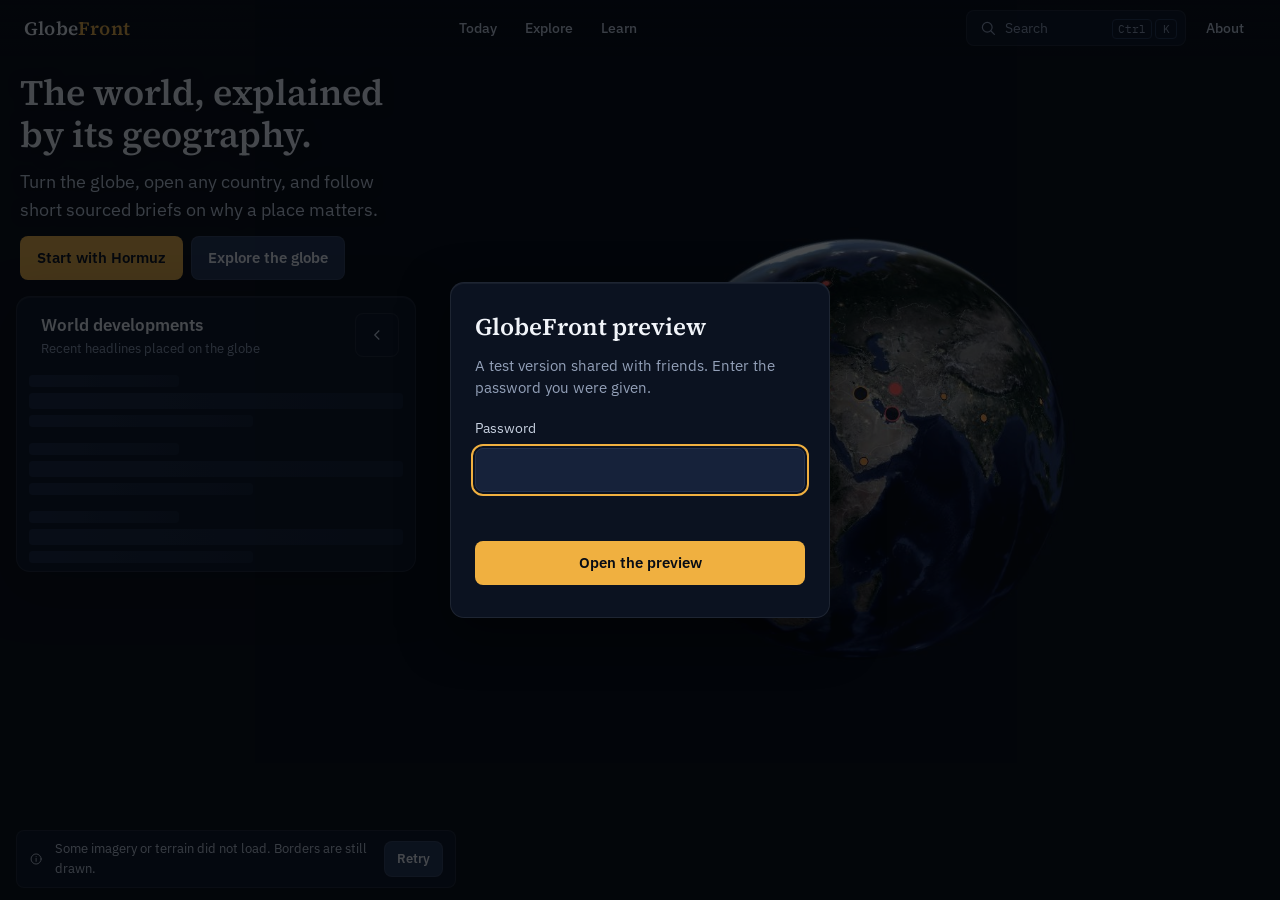
<file: index.html>
<!DOCTYPE html><html lang="en-GB" class="_3WBcSq_variable FQaqCq_variable nngANq_variable k3BbwW_variable"><head><meta charSet="utf-8"/><meta name="viewport" content="width=device-width, initial-scale=1, viewport-fit=cover"/><link rel="preload" href="/_next/static/media/ibm_plex_sans_latin_400_normal-s.p.1xf5nwxyfigak.woff2" as="font" crossorigin="" type="font/woff2"/><link rel="preload" href="/_next/static/media/ibm_plex_sans_latin_500_normal-s.p.2i4a1iuj6lbvw.woff2" as="font" crossorigin="" type="font/woff2"/><link rel="preload" href="/_next/static/media/ibm_plex_sans_latin_600_normal-s.p.2ovda_azncp9b.woff2" as="font" crossorigin="" type="font/woff2"/><link rel="preload" href="/_next/static/media/source_serif_4_latin_600_normal-s.p.1hueffaspwr_u.woff2" as="font" crossorigin="" type="font/woff2"/><link rel="stylesheet" href="/_next/static/chunks/24v7jlpwjnarr.css" data-precedence="next"/><link rel="stylesheet" href="/_next/static/chunks/1fx_1ubcz0rv2.css" data-precedence="next"/><link rel="preload" as="script" fetchPriority="low" href="/_next/static/chunks/310vm2bl3xxpt.js"/><script src="/_next/static/chunks/1wnov70f88xjy.js" async=""></script><script src="/_next/static/chunks/39_j1bdzreq0m.js" async=""></script><script src="/_next/static/chunks/0c98xzjfks9hq.js" async=""></script><script src="/_next/static/chunks/turbopack-2u1d16houkiyo.js" async=""></script><script src="/_next/static/chunks/1z-rbwcpc-sqt.js" async=""></script><script src="/_next/static/chunks/3h3_yyv-plcud.js" async=""></script><script src="/_next/static/chunks/1i301u_5sh378.js" async=""></script><script src="/_next/static/chunks/2s36dnok98io0.js" async=""></script><meta name="theme-color" content="#03060B"/><title>GlobeFront Atlas</title><meta name="description" content="The world, explained by its geography: an interactive globe and short sourced GeoBriefs."/><meta name="robots" content="noindex, nofollow"/><meta name="next-size-adjust" content=""/><script src="/_next/static/chunks/0cz1d0mv5g_q7.js" noModule=""></script></head><body><div hidden=""><!--$--><!--/$--></div><div class="aZfMhW_stage" data-status="poster" aria-label="Map" role="region"><div class="aZfMhW_poster" aria-hidden="true"></div><div class="aZfMhW_map" data-testid="map"></div></div><header class="f_wheG_topbar"><a class="f_wheG_wordmark" aria-label="GlobeFront, Atlas home" href="/">Globe<span>Front</span></a><nav aria-label="Modes" class="f_wheG_modes"><a class="f_wheG_mode" aria-current="page" href="/">Today</a><a class="f_wheG_mode" href="/explore/">Explore</a><a class="f_wheG_mode" href="/learn/">Learn</a></nav><div class="f_wheG_right"><button type="button" class="f_wheG_searchTrigger" aria-keyshortcuts="Control+K" aria-label="Search countries and places"><svg width="18" height="18" viewBox="0 0 24 24" fill="none" stroke="currentColor" stroke-width="1.6" stroke-linecap="round" stroke-linejoin="round" aria-hidden="true"><circle cx="11" cy="11" r="6.5"></circle><path d="m16 16 4.5 4.5"></path></svg><span>Search</span><span><kbd class="SP2qqW_kbd">Ctrl</kbd> <kbd class="SP2qqW_kbd">K</kbd></span></button><a class="f_wheG_mode" href="/about/">About</a></div></header><div class="X-Iz7W_column" data-hidden="false"><section class="X-Iz7W_hero" data-collapsed="false" aria-labelledby="gf-hero-title" aria-hidden="false"><h1 id="gf-hero-title" class="gf-display-2 X-Iz7W_heroTitle">The world, explained by its geography.</h1><p class="gf-caption X-Iz7W_heroLine">Turn the globe, open any country, and follow short sourced briefs on why a place matters.</p><div class="X-Iz7W_heroActions"><button type="button" class="SP2qqW_button SP2qqW_primary" tabindex="0">Start with Hormuz</button><button type="button" class="SP2qqW_button SP2qqW_secondary" tabindex="0">Explore the globe</button></div></section><section class="SP2qqW_panel X-Iz7W_drawer" aria-label="World developments" data-open="true" data-testid="developments"><div class="X-Iz7W_head"><div><h2 class="X-Iz7W_title">World developments</h2><p class="X-Iz7W_sub">Recent headlines placed on the globe</p></div><button type="button" aria-label="Collapse World developments" title="Collapse World developments" class="SP2qqW_iconButton" aria-expanded="true"><svg width="18" height="18" viewBox="0 0 24 24" fill="none" stroke="currentColor" stroke-width="1.6" aria-hidden="true"><path d="m6 9 6 6 6-6"></path></svg></button></div><div aria-busy="true"><div class="X-Iz7W_skeletonRow"><span class="SP2qqW_skeleton" style="width:40%;height:12px" aria-hidden="true"></span><span class="SP2qqW_skeleton" style="width:100%;height:16px" aria-hidden="true"></span><span class="SP2qqW_skeleton" style="width:60%;height:12px" aria-hidden="true"></span></div><div class="X-Iz7W_skeletonRow"><span class="SP2qqW_skeleton" style="width:40%;height:12px" aria-hidden="true"></span><span class="SP2qqW_skeleton" style="width:100%;height:16px" aria-hidden="true"></span><span class="SP2qqW_skeleton" style="width:60%;height:12px" aria-hidden="true"></span></div><div class="X-Iz7W_skeletonRow"><span class="SP2qqW_skeleton" style="width:40%;height:12px" aria-hidden="true"></span><span class="SP2qqW_skeleton" style="width:100%;height:16px" aria-hidden="true"></span><span class="SP2qqW_skeleton" style="width:60%;height:12px" aria-hidden="true"></span></div></div></section></div><!--$--><!--/$--><div class="f_wheG_controls" data-shifted="false" role="toolbar" aria-label="Map controls" aria-orientation="vertical"><div class="f_wheG_controlGroup"><button type="button" aria-label="Zoom in" title="Zoom in" class="SP2qqW_iconButton"><svg width="18" height="18" viewBox="0 0 24 24" fill="none" stroke="currentColor" stroke-width="1.6" stroke-linecap="round" stroke-linejoin="round" aria-hidden="true"><path d="M12 5v14M5 12h14"></path></svg></button><button type="button" aria-label="Zoom out" title="Zoom out" class="SP2qqW_iconButton"><svg width="18" height="18" viewBox="0 0 24 24" fill="none" stroke="currentColor" stroke-width="1.6" stroke-linecap="round" stroke-linejoin="round" aria-hidden="true"><path d="M5 12h14"></path></svg></button></div><button type="button" aria-label="Reset north" title="Reset north" class="SP2qqW_iconButton"><svg width="18" height="18" viewBox="0 0 24 24" fill="none" stroke="currentColor" stroke-width="1.6" stroke-linecap="round" stroke-linejoin="round" aria-hidden="true"><path d="M12 3.5 15 12h-6z" fill="currentColor" stroke="none"></path><path d="M12 20.5 9 12h6z"></path></svg></button><button type="button" aria-label="Whole Earth" title="Whole Earth" class="SP2qqW_iconButton"><svg width="18" height="18" viewBox="0 0 24 24" fill="none" stroke="currentColor" stroke-width="1.6" stroke-linecap="round" stroke-linejoin="round" aria-hidden="true"><circle cx="12" cy="12" r="8.5"></circle><path d="M3.5 12h17M12 3.5c2.6 2.4 3.9 5.2 3.9 8.5S14.6 18.1 12 20.5M12 3.5C9.4 5.9 8.1 8.7 8.1 12s1.3 6.1 3.9 8.5"></path></svg></button><button type="button" aria-label="Display and layers (now Cinematic)" title="Display and layers (now Cinematic)" class="SP2qqW_iconButton" aria-expanded="false" aria-pressed="false"><svg width="18" height="18" viewBox="0 0 24 24" fill="none" stroke="currentColor" stroke-width="1.6" aria-hidden="true"><path d="M12 4 3.5 8.5 12 13l8.5-4.5z"></path><path d="m3.5 12.5 8.5 4.5 8.5-4.5"></path><path d="m3.5 16.5 8.5 4.5 8.5-4.5"></path></svg></button></div><div class="f_wheG_notices"></div><div class="f_wheG_attribution"><button type="button" class="f_wheG_attributionButton" aria-expanded="false" aria-controls="gf-credits"><span class="f_wheG_creditsLong">© <!-- -->NASA GIBS · NASA Earth at Night · Mapterhorn · Natural Earth</span><span class="f_wheG_creditsShort">© Map data</span></button></div><nav aria-label="Sections" class="f_wheG_tabbar"><a class="f_wheG_tab" aria-current="page" href="/">Today</a><a class="f_wheG_tab" href="/explore/">Explore</a><a class="f_wheG_tab" href="/learn/">Learn</a></nav><dialog class="f_wheG_dialog" aria-label="Search the atlas"></dialog><div class="LiAcaa_gate" role="dialog" aria-modal="true" aria-labelledby="gf-gate-title"><form class="LiAcaa_card"><h1 id="gf-gate-title" class="LiAcaa_title">GlobeFront preview</h1><p class="LiAcaa_text">A test version shared with friends. Enter the password you were given.</p><label class="LiAcaa_label">Password<input class="LiAcaa_input" type="password" autoComplete="current-password" autofocus="" required="" name="password"/></label><p class="LiAcaa_error" aria-live="polite"></p><button type="submit" class="SP2qqW_button SP2qqW_primary">Open the preview</button></form></div><script id="_R_">(globalThis["TURBOPACK"] || (globalThis["TURBOPACK"] = [])).push({"otherChunks":["static/chunks/310vm2bl3xxpt.js","static/chunks/1wnov70f88xjy.js","static/chunks/39_j1bdzreq0m.js","static/chunks/0c98xzjfks9hq.js"],"runtimeModuleIds":[94553]});</script><script src="/_next/static/chunks/310vm2bl3xxpt.js" async=""></script><script>(self.__next_f=self.__next_f||[]).push([0])</script><script>self.__next_f.push([1,"1:\"$Sreact.fragment\"\n2:\"/_next/static/chunks/1z-rbwcpc-sqt.js\"\n3:\"/_next/static/chunks/3h3_yyv-plcud.js\"\n4:\"/_next/static/chunks/1i301u_5sh378.js\"\n5:I[91823,[\"$2\",\"$3\",\"$4\"],\"MapStage\"]\n6:I[36172,[\"$2\",\"$3\",\"$4\"],\"TopBar\"]\n7:I[39756,[\"$2\",\"$3\",\"$4\"],\"default\"]\n8:I[37457,[\"$2\",\"$3\",\"$4\"],\"default\"]\n9:I[58935,[\"$2\",\"$3\",\"$4\"],\"StoryPanel\"]\na:I[61466,[\"$2\",\"$3\",\"$4\"],\"CountryCard\"]\nb:I[61466,[\"$2\",\"$3\",\"$4\"],\"PlaceCard\"]\nc:I[36172,[\"$2\",\"$3\",\"$4\"],\"MapControls\"]\nd:I[36172,[\"$2\",\"$3\",\"$4\"],\"StageNotices\"]\ne:I[36172,[\"$2\",\"$3\",\"$4\"],\"Attribution\"]\nf:I[36172,[\"$2\",\"$3\",\"$4\"],\"TabBar\"]\n10:I[36172,[\"$2\",\"$3\",\"$4\"],\"SearchDialog\"]\n11:I[67272,[\"$2\",\"$3\",\"$4\"],\"PreviewGate\"]\n13:\"/_next/static/chunks/2s36dnok98io0.js\"\n14:I[13271,[\"$2\",\"$3\",\"$4\",\"$13\"],\"Hero\"]\n15:I[97367,[\"$2\",\"$3\",\"$4\"],\"OutletBoundary\"]\n16:\"$Sreact.suspense\"\n18:\"ViewportBoundary\"\n19:I[97367,[\"$2\",\"$3\",\"$4\"],\"$18\"]\n1b:\"MetadataBoundary\"\n1c:I[97367,[\"$2\",\"$3\",\"$4\"],\"$1b\"]\n1e:I[68027,[\"$2\",\"$3\",\"$4\"],\"default\",1]\n:HL[\"/_next/static/chunks/24v7jlpwjnarr.css\",\"style\"]\n:HL[\"/_next/static/chunks/1fx_1ubcz0rv2.css\",\"style\"]\n:HL[\"/_next/static/media/ibm_plex_sans_latin_400_normal-s.p.1xf5nwxyfigak.woff2\",\"font\",{\"crossOrigin\":\"\",\"type\":\"font/woff2\"}]\n:HL[\"/_next/static/media/ibm_plex_sans_latin_500_normal-s.p.2i4a1iuj6lbvw.woff2\",\"font\",{\"crossOrigin\":\"\",\"type\":\"font/woff2\"}]\n:HL[\"/_next/static/media/ibm_plex_sans_latin_600_normal-s.p.2ovda_azncp9b.woff2\",\"font\",{\"crossOrigin\":\"\",\"type\":\"font/woff2\"}]\n:HL[\"/_next/static/media/source_serif_4_latin_600_normal-s.p.1hueffaspwr_u.woff2\",\"font\",{\"crossOrigin\":\"\",\"type\":\"font/woff2\"}]\n12:[[\"children\",{\"s\":\"__PAGE__\",\"h\":512,\"d\":{\"r\":[\"$\",\"$1\",\"c\",{\"children\":[[\"$\",\"$L14\",null,{}],[[\"$\",\"script\",\"script-0\",{\"src\":\"/_next/static/chunks/2s36dnok98io0.js\",\"async\":true,\"nonce\":\"$undefined\"}]],[\"$\",\"$L15\",null,{\"children\":[\"$\",\"$16\",null,{\"name\":\"Next.MetadataOutlet\",\"children\":\"$@17\"}]}]]}],\"p\":false,\"v\":null}}]]\n0:{\"P\":null,\"c\":[\"\",\"\"],\"q\":\"\",\"i\":false,\"t\":{\"t\":{\"s\":\"\",\"h\":528,\"d\":{\"r\":[\"$\",\"$1\",\"c\",{\"children\":[[[\"$\",\"link\",\"0\",{\"rel\":\"stylesheet\",\"href\":\"/_next/static/chunks/24v7jlpwjnarr.css\",\"precedence\":\"next\",\"crossOrigin\":\"$undefined\",\"nonce\":\"$undefined\"}],[\"$\",\"link\",\"1\",{\"rel\":\"stylesheet\",\"href\":\"/_next/static/chunks/1fx_1ubcz0rv2.css\",\"precedence\":\"next\",\"crossOrigin\":\"$undefined\",\"nonce\":\"$undefined\"}],[\"$\",\"script\",\"script-0\",{\"src\":\"/_next/static/chunks/1z-rbwcpc-sqt.js\",\"async\":true,\"nonce\":\"$undefined\"}],[\"$\",\"script\",\"script-1\",{\"src\":\"/_next/static/chunks/3h3_yyv-plcud.js\",\"async\":true,\"nonce\":\"$undefined\"}],[\"$\",\"script\",\"script-2\",{\"src\":\"/_next/static/chunks/1i301u_5sh378.js\",\"async\":true,\"nonce\":\"$undefined\"}]],[\"$\",\"html\",null,{\"lang\":\"en-GB\",\"className\":\"_3WBcSq_variable FQaqCq_variable nngANq_variable k3BbwW_variable\",\"children\":[\"$\",\"body\",null,{\"children\":[[\"$\",\"$L5\",null,{}],[\"$\",\"$L6\",null,{}],[\"$\",\"$L7\",null,{\"parallelRouterKey\":\"children\",\"error\":\"$undefined\",\"errorStyles\":\"$undefined\",\"errorScripts\":\"$undefined\",\"template\":[\"$\",\"$L8\",null,{}],\"templateStyles\":\"$undefined\",\"templateScripts\":\"$undefined\",\"notFound\":[[[\"$\",\"title\",null,{\"children\":\"404: This page could not be found.\"}],[\"$\",\"div\",null,{\"style\":{\"fontFamily\":\"system-ui,\\\"Segoe UI\\\",Roboto,Helvetica,Arial,sans-serif,\\\"Apple Color Emoji\\\",\\\"Segoe UI Emoji\\\"\",\"height\":\"100vh\",\"textAlign\":\"center\",\"display\":\"flex\",\"flexDirection\":\"column\",\"alignItems\":\"center\",\"justifyContent\":\"center\"},\"children\":[\"$\",\"div\",null,{\"children\":[[\"$\",\"style\",null,{\"dangerouslySetInnerHTML\":{\"__html\":\"body{color:#000;background:#fff;margin:0}.next-error-h1{border-right:1px solid rgba(0,0,0,.3)}@media (prefers-color-scheme:dark){body{color:#fff;background:#000}.next-error-h1{border-right:1px solid rgba(255,255,255,.3)}}\"}}],[\"$\",\"h1\",null,{\"className\":\"next-error-h1\",\"style\":{\"display\":\"inline-block\",\"margin\":\"0 20px 0 0\",\"padding\":\"0 23px 0 0\",\"fontSize\":24,\"fontWeight\":500,\"verticalAlign\":\"top\",\"lineHeight\":\"49px\"},\"children\":404}],[\"$\",\"div\",null,{\"style\":{\"display\":\"inline-block\"},\"children\":[\"$\",\"h2\",null,{\"style\":{\"fontSize\":14,\"fontWeight\":400,\"lineHeight\":\"49px\",\"margin\":0},\"children\":\"This page could not be found.\"}]}]]}]}]],[]],\"forbidden\":\"$undefined\",\"unauthorized\":\"$undefined\"}],[\"$\",\"$L9\",null,{}],[\"$\",\"$La\",null,{}],[\"$\",\"$Lb\",null,{}],[\"$\",\"$Lc\",null,{}],[\"$\",\"$Ld\",null,{}],[\"$\",\"$Le\",null,{}],[\"$\",\"$Lf\",null,{}],[\"$\",\"$L10\",null,{}],[\"$\",\"$L11\",null,{}]]}]}]]}],\"p\":false,\"v\":null},\"c\":\"$Q12\"},\"h\":{\"r\":[\"$\",\"$1\",\"h\",{\"children\":[null,[\"$\",\"$L19\",null,{\"children\":\"$L1a\"}],[\"$\",\"$L1c\",null,{\"children\":[[\"$\",\"div\",null,{\"hidden\":true,\"children\":[\"$\",\"$16\",null,{\"name\":\"Next.Metadata\",\"children\":\"$L1d\"}]}],null]}],[\"$\",\"meta\",null,{\"name\":\"next-size-adjust\",\"content\":\"\"}]]}],\"p\":false,\"v\":null}},\"m\":\"$undefined\",\"G\":[\"$1e\",[[\"$\",\"link\",\"0\",{\"rel\":\"stylesheet\",\"href\":\"/_next/static/chunks/24v7jlpwjnarr.css\",\"precedence\":\"next\",\"crossOrigin\":\"$undefined\",\"nonce\":\"$undefined\"}],[\"$\",\"link\",\"1\",{\"rel\":\"stylesheet\",\"href\":\"/_next/static/chunks/1fx_1ubcz0rv2.css\",\"precedence\":\"next\",\"crossOrigin\":\"$undefined\",\"nonce\":\"$undefined\"}]]],\"S\":true,\"r\":\"$undefined\",\"s\":\"$undefined\",\"a\":\"$undefined\",\"l\":\"$undefined\",\"p\":\"$undefined\",\"d\":\"$undefined\",\"b\":\"aAxcBAcaou_ILuV6whUw-\"}\n1a:[[\"$\",\"meta\",\"0\",{\"charSet\":\"utf-8\"}],[\"$\",\"meta\",\"1\",{\"name\":\"viewport\",\"content\":\"width=device-width, initial-scale=1, viewport-fit=cover\"}],[\"$\",\"meta\",\"2\",{\"name\":\"theme-color\",\"content\":\"#03060B\"}]]\n17:null\n1d:[[\"$\",\"title\",\"0\",{\"children\":\"GlobeFront Atlas\"}],[\"$\",\"meta\",\"1\",{\"name\":\"description\",\"content\":\"The world, explained by its geography: an interactive globe and short sourced GeoBriefs.\"}],[\"$\",\"meta\",\"2\",{\"name\":\"robots\",\"content\":\"noindex, nofollow\"}]]\n"])</script></body></html>
</file>
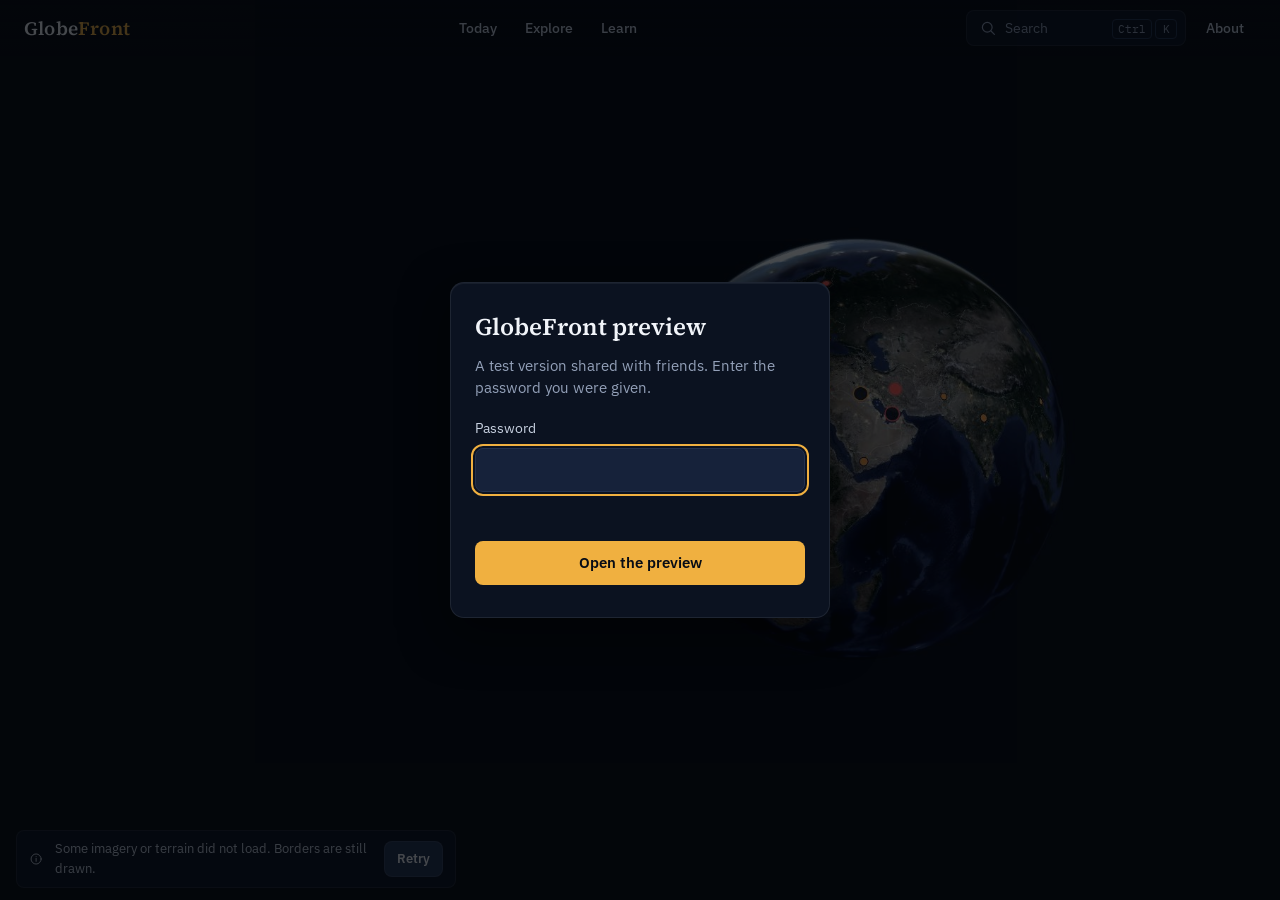
<file: 404/index.html>
<!DOCTYPE html><html lang="en-GB" class="_3WBcSq_variable FQaqCq_variable nngANq_variable k3BbwW_variable"><head><meta charSet="utf-8"/><meta name="viewport" content="width=device-width, initial-scale=1, viewport-fit=cover"/><link rel="stylesheet" href="/_next/static/chunks/24v7jlpwjnarr.css" data-precedence="next"/><link rel="stylesheet" href="/_next/static/chunks/1fx_1ubcz0rv2.css" data-precedence="next"/><link rel="preload" as="script" fetchPriority="low" href="/_next/static/chunks/310vm2bl3xxpt.js"/><script src="/_next/static/chunks/1wnov70f88xjy.js" async=""></script><script src="/_next/static/chunks/39_j1bdzreq0m.js" async=""></script><script src="/_next/static/chunks/0c98xzjfks9hq.js" async=""></script><script src="/_next/static/chunks/turbopack-2u1d16houkiyo.js" async=""></script><script src="/_next/static/chunks/1z-rbwcpc-sqt.js" async=""></script><script src="/_next/static/chunks/3h3_yyv-plcud.js" async=""></script><script src="/_next/static/chunks/1i301u_5sh378.js" async=""></script><meta name="robots" content="noindex"/><meta name="theme-color" content="#03060B"/><title>GlobeFront Atlas</title><meta name="description" content="The world, explained by its geography: an interactive globe and short sourced GeoBriefs."/><meta name="robots" content="noindex, nofollow"/><meta name="next-size-adjust" content=""/><title>404: This page could not be found.</title><script src="/_next/static/chunks/0cz1d0mv5g_q7.js" noModule=""></script></head><body><div hidden=""><!--$--><!--/$--></div><div class="aZfMhW_stage" data-status="poster" aria-label="Map" role="region"><div class="aZfMhW_poster" aria-hidden="true"></div><div class="aZfMhW_map" data-testid="map"></div></div><header class="f_wheG_topbar"><a class="f_wheG_wordmark" aria-label="GlobeFront, Atlas home" href="/">Globe<span>Front</span></a><nav aria-label="Modes" class="f_wheG_modes"><a class="f_wheG_mode" href="/">Today</a><a class="f_wheG_mode" href="/explore/">Explore</a><a class="f_wheG_mode" href="/learn/">Learn</a></nav><div class="f_wheG_right"><button type="button" class="f_wheG_searchTrigger" aria-keyshortcuts="Control+K" aria-label="Search countries and places"><svg width="18" height="18" viewBox="0 0 24 24" fill="none" stroke="currentColor" stroke-width="1.6" stroke-linecap="round" stroke-linejoin="round" aria-hidden="true"><circle cx="11" cy="11" r="6.5"></circle><path d="m16 16 4.5 4.5"></path></svg><span>Search</span><span><kbd class="SP2qqW_kbd">Ctrl</kbd> <kbd class="SP2qqW_kbd">K</kbd></span></button><a class="f_wheG_mode" href="/about/">About</a></div></header><div style="font-family:system-ui,&quot;Segoe UI&quot;,Roboto,Helvetica,Arial,sans-serif,&quot;Apple Color Emoji&quot;,&quot;Segoe UI Emoji&quot;;height:100vh;text-align:center;display:flex;flex-direction:column;align-items:center;justify-content:center"><div><style>body{color:#000;background:#fff;margin:0}.next-error-h1{border-right:1px solid rgba(0,0,0,.3)}@media (prefers-color-scheme:dark){body{color:#fff;background:#000}.next-error-h1{border-right:1px solid rgba(255,255,255,.3)}}</style><h1 class="next-error-h1" style="display:inline-block;margin:0 20px 0 0;padding:0 23px 0 0;font-size:24px;font-weight:500;vertical-align:top;line-height:49px">404</h1><div style="display:inline-block"><h2 style="font-size:14px;font-weight:400;line-height:49px;margin:0">This page could not be found.</h2></div></div></div><!--$--><!--/$--><div class="f_wheG_notices"></div><nav aria-label="Sections" class="f_wheG_tabbar"><a class="f_wheG_tab" href="/">Today</a><a class="f_wheG_tab" href="/explore/">Explore</a><a class="f_wheG_tab" href="/learn/">Learn</a></nav><dialog class="f_wheG_dialog" aria-label="Search the atlas"></dialog><div class="LiAcaa_gate" role="dialog" aria-modal="true" aria-labelledby="gf-gate-title"><form class="LiAcaa_card"><h1 id="gf-gate-title" class="LiAcaa_title">GlobeFront preview</h1><p class="LiAcaa_text">A test version shared with friends. Enter the password you were given.</p><label class="LiAcaa_label">Password<input class="LiAcaa_input" type="password" autoComplete="current-password" autofocus="" required="" name="password"/></label><p class="LiAcaa_error" aria-live="polite"></p><button type="submit" class="SP2qqW_button SP2qqW_primary">Open the preview</button></form></div><script id="_R_">(globalThis["TURBOPACK"] || (globalThis["TURBOPACK"] = [])).push({"otherChunks":["static/chunks/310vm2bl3xxpt.js","static/chunks/1wnov70f88xjy.js","static/chunks/39_j1bdzreq0m.js","static/chunks/0c98xzjfks9hq.js"],"runtimeModuleIds":[94553]});</script><script src="/_next/static/chunks/310vm2bl3xxpt.js" async=""></script><script>(self.__next_f=self.__next_f||[]).push([0])</script><script>self.__next_f.push([1,"1:\"$Sreact.fragment\"\n2:\"/_next/static/chunks/1z-rbwcpc-sqt.js\"\n3:\"/_next/static/chunks/3h3_yyv-plcud.js\"\n4:\"/_next/static/chunks/1i301u_5sh378.js\"\n5:I[91823,[\"$2\",\"$3\",\"$4\"],\"MapStage\"]\n6:I[36172,[\"$2\",\"$3\",\"$4\"],\"TopBar\"]\n7:I[39756,[\"$2\",\"$3\",\"$4\"],\"default\"]\n8:I[37457,[\"$2\",\"$3\",\"$4\"],\"default\"]\n9:I[58935,[\"$2\",\"$3\",\"$4\"],\"StoryPanel\"]\na:I[61466,[\"$2\",\"$3\",\"$4\"],\"CountryCard\"]\nb:I[61466,[\"$2\",\"$3\",\"$4\"],\"PlaceCard\"]\nc:I[36172,[\"$2\",\"$3\",\"$4\"],\"MapControls\"]\nd:I[36172,[\"$2\",\"$3\",\"$4\"],\"StageNotices\"]\ne:I[36172,[\"$2\",\"$3\",\"$4\"],\"Attribution\"]\nf:I[36172,[\"$2\",\"$3\",\"$4\"],\"TabBar\"]\n10:I[36172,[\"$2\",\"$3\",\"$4\"],\"SearchDialog\"]\n11:I[67272,[\"$2\",\"$3\",\"$4\"],\"PreviewGate\"]\n15:I[97367,[\"$2\",\"$3\",\"$4\"],\"OutletBoundary\"]\n16:\"$Sreact.suspense\"\n18:\"ViewportBoundary\"\n19:I[97367,[\"$2\",\"$3\",\"$4\"],\"$18\"]\n1b:\"MetadataBoundary\"\n1c:I[97367,[\"$2\",\"$3\",\"$4\"],\"$1b\"]\n1e:I[68027,[\"$2\",\"$3\",\"$4\"],\"default\",1]\n:HL[\"/_next/static/chunks/24v7jlpwjnarr.css\",\"style\"]\n:HL[\"/_next/static/chunks/1fx_1ubcz0rv2.css\",\"style\"]\n13:X\n14:[[\"children\",{\"s\":\"__PAGE__\",\"h\":512,\"d\":{\"r\":[\"$\",\"$1\",\"c\",{\"children\":[[[\"$\",\"title\",null,{\"children\":\"404: This page could not be found.\"}],[\"$\",\"div\",null,{\"style\":\"$0:t:t:d:r:props:children:1:props:children:props:children:2:props:notFound:0:1:props:style\",\"children\":[\"$\",\"div\",null,{\"children\":[[\"$\",\"style\",null,{\"dangerouslySetInnerHTML\":{\"__html\":\"body{color:#000;background:#fff;margin:0}.next-error-h1{border-right:1px solid rgba(0,0,0,.3)}@media (prefers-color-scheme:dark){body{color:#fff;background:#000}.next-error-h1{border-right:1px solid rgba(255,255,255,.3)}}\"}}],[\"$\",\"h1\",null,{\"className\":\"next-error-h1\",\"style\":\"$0:t:t:d:r:props:children:1:props:children:props:children:2:props:notFound:0:1:props:children:props:children:1:props:style\",\"children\":404}],[\"$\",\"div\",null,{\"style\":\"$0:t:t:d:r:props:children:1:props:children:props:children:2:props:notFound:0:1:props:children:props:children:2:props:style\",\"children\":[\"$\",\"h2\",null,{\"style\":\"$0:t:t:d:r:props:children:1:props:children:props:children:2:props:notFound:0:1:props:children:props:children:2:props:children:props:style\",\"children\":\"This page could not be found.\"}]}]]}]}]],null,[\"$\",\"$L15\",null,{\"children\":[\"$\",\"$16\",null,{\"name\":\"Next.MetadataOutlet\",\"children\":\"$@17\"}]}]]}],\"p\":false,\"v\":null}}]]\n12:[[\"children\",{\"s\":\"/_not-found\",\"h\":512,\"d\":{\"r\":[\"$\",\"$1\",\"c\",{\"children\":[null,[\"$\",\"$L7\",null,{\"parallelRouterKey\":\"children\",\"error\":\"$undefined\",\"errorStyles\":\"$undefined\",\"errorScripts\":\"$undefined\",\"template\":[\"$\",\"$L8\",null,{}],\"templateStyles\":\"$undefined\",\"templateScripts\":\"$undefined\",\"notFound\":\"$undefined\",\"forbidden\":\"$undefined\",\"unauthorized\":\"$undefined\"}]]}],\"p\":false,\"v\":\"$13\"},\"c\":\"$Q14\"}]]\n0:{\"P\":null,\"c\":[\"\",\"_not-found\",\"\"],\"q\":\"\",\"i\":false,\"t\":{\"t\":{\"s\":\"\",\"h\":528,\"d\":{\"r\":[\"$\",\"$1\",\"c\",{\"children\":[[[\"$\",\"link\",\"0\",{\"rel\":\"stylesheet\",\"href\":\"/_next/static/chunks/24v7jlpwjnarr.css\",\"precedence\":\"next\",\"crossOrigin\":\"$undefined\",\"nonce\":\"$undefined\"}],[\"$\",\"link\",\"1\",{\"rel\":\"stylesheet\",\"href\":\"/_next/static/chunks/1fx_1ubcz0rv2.css\",\"precedence\":\"next\",\"crossOrigin\":\"$undefined\",\"nonce\":\"$undefined\"}],[\"$\",\"script\",\"script-0\",{\"src\":\"/_next/static/chunks/1z-rbwcpc-sqt.js\",\"async\":true,\"nonce\":\"$undefined\"}],[\"$\",\"script\",\"script-1\",{\"src\":\"/_next/static/chunks/3h3_yyv-plcud.js\",\"async\":true,\"nonce\":\"$undefined\"}],[\"$\",\"script\",\"script-2\",{\"src\":\"/_next/static/chunks/1i301u_5sh378.js\",\"async\":true,\"nonce\":\"$undefined\"}]],[\"$\",\"html\",null,{\"lang\":\"en-GB\",\"className\":\"_3WBcSq_variable FQaqCq_variable nngANq_variable k3BbwW_variable\",\"children\":[\"$\",\"body\",null,{\"children\":[[\"$\",\"$L5\",null,{}],[\"$\",\"$L6\",null,{}],[\"$\",\"$L7\",null,{\"parallelRouterKey\":\"children\",\"error\":\"$undefined\",\"errorStyles\":\"$undefined\",\"errorScripts\":\"$undefined\",\"template\":[\"$\",\"$L8\",null,{}],\"templateStyles\":\"$undefined\",\"templateScripts\":\"$undefined\",\"notFound\":[[[\"$\",\"title\",null,{\"children\":\"404: This page could not be found.\"}],[\"$\",\"div\",null,{\"style\":{\"fontFamily\":\"system-ui,\\\"Segoe UI\\\",Roboto,Helvetica,Arial,sans-serif,\\\"Apple Color Emoji\\\",\\\"Segoe UI Emoji\\\"\",\"height\":\"100vh\",\"textAlign\":\"center\",\"display\":\"flex\",\"flexDirection\":\"column\",\"alignItems\":\"center\",\"justifyContent\":\"center\"},\"children\":[\"$\",\"div\",null,{\"children\":[[\"$\",\"style\",null,{\"dangerouslySetInnerHTML\":{\"__html\":\"body{color:#000;background:#fff;margin:0}.next-error-h1{border-right:1px solid rgba(0,0,0,.3)}@media (prefers-color-scheme:dark){body{color:#fff;background:#000}.next-error-h1{border-right:1px solid rgba(255,255,255,.3)}}\"}}],[\"$\",\"h1\",null,{\"className\":\"next-error-h1\",\"style\":{\"display\":\"inline-block\",\"margin\":\"0 20px 0 0\",\"padding\":\"0 23px 0 0\",\"fontSize\":24,\"fontWeight\":500,\"verticalAlign\":\"top\",\"lineHeight\":\"49px\"},\"children\":404}],[\"$\",\"div\",null,{\"style\":{\"display\":\"inline-block\"},\"children\":[\"$\",\"h2\",null,{\"style\":{\"fontSize\":14,\"fontWeight\":400,\"lineHeight\":\"49px\",\"margin\":0},\"children\":\"This page could not be found.\"}]}]]}]}]],[]],\"forbidden\":\"$undefined\",\"unauthorized\":\"$undefined\"}],[\"$\",\"$L9\",null,{}],[\"$\",\"$La\",null,{}],[\"$\",\"$Lb\",null,{}],[\"$\",\"$Lc\",null,{}],[\"$\",\"$Ld\",null,{}],[\"$\",\"$Le\",null,{}],[\"$\",\"$Lf\",null,{}],[\"$\",\"$L10\",null,{}],[\"$\",\"$L11\",null,{}]]}]}]]}],\"p\":false,\"v\":null},\"c\":\"$Q12\"},\"h\":{\"r\":[\"$\",\"$1\",\"h\",{\"children\":[[\"$\",\"meta\",null,{\"name\":\"robots\",\"content\":\"noindex\"}],[\"$\",\"$L19\",null,{\"children\":\"$L1a\"}],[\"$\",\"$L1c\",null,{\"children\":[[\"$\",\"div\",null,{\"hidden\":true,\"children\":[\"$\",\"$16\",null,{\"name\":\"Next.Metadata\",\"children\":\"$L1d\"}]}],null]}],[\"$\",\"meta\",null,{\"name\":\"next-size-adjust\",\"content\":\"\"}]]}],\"p\":false,\"v\":null}},\"m\":\"$undefined\",\"G\":[\"$1e\",[[\"$\",\"link\",\"0\",{\"rel\":\"stylesheet\",\"href\":\"/_next/static/chunks/24v7jlpwjnarr.css\",\"precedence\":\"next\",\"crossOrigin\":\"$undefined\",\"nonce\":\"$undefined\"}],[\"$\",\"link\",\"1\",{\"rel\":\"stylesheet\",\"href\":\"/_next/static/chunks/1fx_1ubcz0rv2.css\",\"precedence\":\"next\",\"crossOrigin\":\"$undefined\",\"nonce\":\"$undefined\"}]]],\"S\":true,\"r\":\"$undefined\",\"s\":\"$undefined\",\"a\":\"$undefined\",\"l\":\"$undefined\",\"p\":\"$undefined\",\"d\":\"$undefined\",\"b\":\"aAxcBAcaou_ILuV6whUw-\"}\n13:C\n1a:[[\"$\",\"meta\",\"0\",{\"charSet\":\"utf-8\"}],[\"$\",\"meta\",\"1\",{\"name\":\"viewport\",\"content\":\"width=device-width, initial-scale=1, viewport-fit=cover\"}],[\"$\",\"meta\",\"2\",{\"name\":\"theme-color\",\"content\":\"#03060B\"}]]\n17:null\n1d:[[\"$\",\"title\",\"0\",{\"children\":\"GlobeFront Atlas\"}],[\"$\",\"meta\",\"1\",{\"name\":\"description\",\"content\":\"The world, explained by its geography: an interactive globe and short sourced GeoBriefs.\"}],[\"$\",\"meta\",\"2\",{\"name\":\"robots\",\"content\":\"noindex, nofollow\"}]]\n"])</script></body></html>
</file>
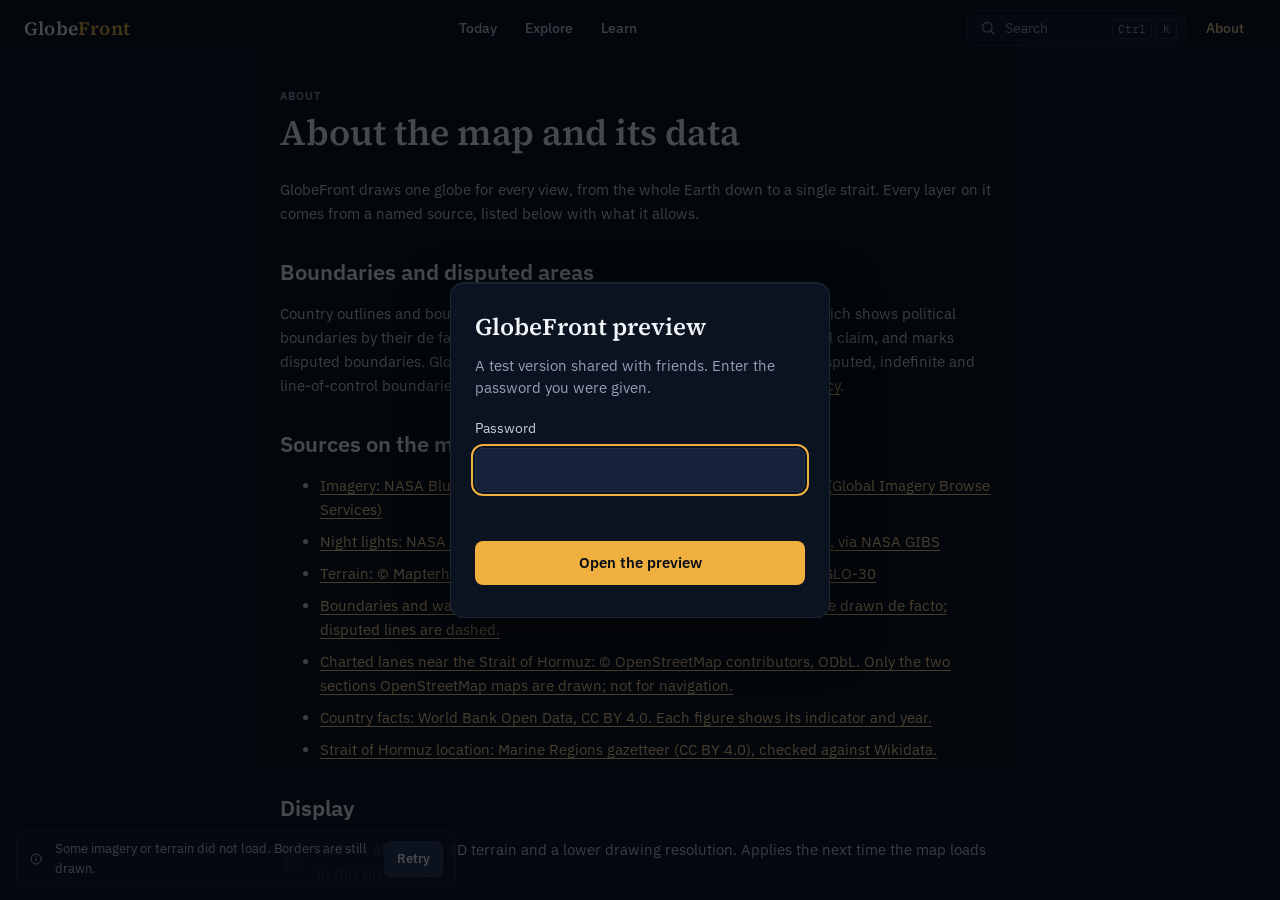
<file: about/index.html>
<!DOCTYPE html><html lang="en-GB" class="_3WBcSq_variable FQaqCq_variable nngANq_variable k3BbwW_variable"><head><meta charSet="utf-8"/><meta name="viewport" content="width=device-width, initial-scale=1, viewport-fit=cover"/><link rel="preload" href="/_next/static/media/ibm_plex_sans_latin_400_normal-s.p.1xf5nwxyfigak.woff2" as="font" crossorigin="" type="font/woff2"/><link rel="preload" href="/_next/static/media/ibm_plex_sans_latin_500_normal-s.p.2i4a1iuj6lbvw.woff2" as="font" crossorigin="" type="font/woff2"/><link rel="preload" href="/_next/static/media/ibm_plex_sans_latin_600_normal-s.p.2ovda_azncp9b.woff2" as="font" crossorigin="" type="font/woff2"/><link rel="preload" href="/_next/static/media/source_serif_4_latin_600_normal-s.p.1hueffaspwr_u.woff2" as="font" crossorigin="" type="font/woff2"/><link rel="stylesheet" href="/_next/static/chunks/24v7jlpwjnarr.css" data-precedence="next"/><link rel="stylesheet" href="/_next/static/chunks/1fx_1ubcz0rv2.css" data-precedence="next"/><link rel="stylesheet" href="/_next/static/chunks/24422_-97eres.css" data-precedence="next"/><link rel="preload" as="script" fetchPriority="low" href="/_next/static/chunks/310vm2bl3xxpt.js"/><script src="/_next/static/chunks/1wnov70f88xjy.js" async=""></script><script src="/_next/static/chunks/39_j1bdzreq0m.js" async=""></script><script src="/_next/static/chunks/0c98xzjfks9hq.js" async=""></script><script src="/_next/static/chunks/turbopack-2u1d16houkiyo.js" async=""></script><script src="/_next/static/chunks/1z-rbwcpc-sqt.js" async=""></script><script src="/_next/static/chunks/3h3_yyv-plcud.js" async=""></script><script src="/_next/static/chunks/1i301u_5sh378.js" async=""></script><meta name="theme-color" content="#03060B"/><title>About the map · GlobeFront</title><meta name="description" content="The world, explained by its geography: an interactive globe and short sourced GeoBriefs."/><meta name="robots" content="noindex, nofollow"/><meta name="next-size-adjust" content=""/><script src="/_next/static/chunks/0cz1d0mv5g_q7.js" noModule=""></script></head><body><div hidden=""><!--$--><!--/$--></div><div class="aZfMhW_stage" data-status="poster" aria-label="Map" role="region"><div class="aZfMhW_poster" aria-hidden="true"></div><div class="aZfMhW_map" data-testid="map"></div></div><header class="f_wheG_topbar"><a class="f_wheG_wordmark" aria-label="GlobeFront, Atlas home" href="/">Globe<span>Front</span></a><nav aria-label="Modes" class="f_wheG_modes"><a class="f_wheG_mode" href="/">Today</a><a class="f_wheG_mode" href="/explore/">Explore</a><a class="f_wheG_mode" href="/learn/">Learn</a></nav><div class="f_wheG_right"><button type="button" class="f_wheG_searchTrigger" aria-keyshortcuts="Control+K" aria-label="Search countries and places"><svg width="18" height="18" viewBox="0 0 24 24" fill="none" stroke="currentColor" stroke-width="1.6" stroke-linecap="round" stroke-linejoin="round" aria-hidden="true"><circle cx="11" cy="11" r="6.5"></circle><path d="m16 16 4.5 4.5"></path></svg><span>Search</span><span><kbd class="SP2qqW_kbd">Ctrl</kbd> <kbd class="SP2qqW_kbd">K</kbd></span></button><a class="f_wheG_mode" aria-current="page" href="/about/">About</a></div></header><main class="gf-page _9-4i_G_page"><article class="_9-4i_G_article"><p class="gf-micro _9-4i_G_kicker">About</p><h1 class="gf-display-2">About the map and its data</h1><div class="_9-4i_G_body"><p>GlobeFront draws one globe for every view, from the whole Earth down to a single strait. Every layer on it comes from a named source, listed below with what it allows.</p><h2>Boundaries and disputed areas</h2><p>Country outlines and boundary lines come from Natural Earth (version 5.1.2), which shows political boundaries by their de facto status, who controls the ground, rather than by legal claim, and marks disputed boundaries. GlobeFront uses Natural Earth’s default view and draws disputed, indefinite and line-of-control boundaries dashed. See<!-- --> <a href="https://www.naturalearthdata.com/about/disputed-boundaries-policy/" target="_blank" rel="noopener noreferrer">Natural Earth’s disputed boundaries policy</a>.</p><h2>Sources on the map</h2><ul><li><a href="https://www.earthdata.nasa.gov/gibs" target="_blank" rel="noopener noreferrer">Imagery: NASA Blue Marble shaded relief and bathymetry, via NASA GIBS (Global Imagery Browse Services)</a></li><li><a href="https://www.earthdata.nasa.gov/gibs" target="_blank" rel="noopener noreferrer">Night lights: NASA Earth Observatory / NOAA NGDC, VIIRS city lights 2012, via NASA GIBS</a></li><li><a href="https://mapterhorn.com/attribution" target="_blank" rel="noopener noreferrer">Terrain: © Mapterhorn, built on open elevation data including Copernicus GLO-30</a></li><li><a href="https://www.naturalearthdata.com/" target="_blank" rel="noopener noreferrer">Boundaries and water areas: Natural Earth (public domain). Boundaries are drawn de facto; disputed lines are dashed.</a></li><li><a href="https://www.openstreetmap.org/copyright" target="_blank" rel="noopener noreferrer">Charted lanes near the Strait of Hormuz: © OpenStreetMap contributors, ODbL. Only the two sections OpenStreetMap maps are drawn; not for navigation.</a></li><li><a href="https://data.worldbank.org/" target="_blank" rel="noopener noreferrer">Country facts: World Bank Open Data, CC BY 4.0. Each figure shows its indicator and year.</a></li><li><a href="https://www.marineregions.org/" target="_blank" rel="noopener noreferrer">Strait of Hormuz location: Marine Regions gazetteer (CC BY 4.0), checked against Wikidata.</a></li></ul><h2>Display</h2><label style="display:inline-flex;align-items:center;gap:12px;min-height:44px;cursor:pointer"><input type="checkbox" role="switch" style="width:20px;height:20px;accent-color:var(--gf-amber-500)"/><span>Reduce effects: no 3D terrain and a lower drawing resolution. Applies the next time the map loads in this browser.</span></label><h2>Privacy</h2><p>The only third-party requests this page makes are for map tiles, from NASA GIBS and Mapterhorn. Fonts are served from this site. There are no trackers.</p></div></article></main><!--$--><!--/$--><div class="f_wheG_notices"></div><nav aria-label="Sections" class="f_wheG_tabbar"><a class="f_wheG_tab" href="/">Today</a><a class="f_wheG_tab" href="/explore/">Explore</a><a class="f_wheG_tab" href="/learn/">Learn</a></nav><dialog class="f_wheG_dialog" aria-label="Search the atlas"></dialog><div class="LiAcaa_gate" role="dialog" aria-modal="true" aria-labelledby="gf-gate-title"><form class="LiAcaa_card"><h1 id="gf-gate-title" class="LiAcaa_title">GlobeFront preview</h1><p class="LiAcaa_text">A test version shared with friends. Enter the password you were given.</p><label class="LiAcaa_label">Password<input class="LiAcaa_input" type="password" autoComplete="current-password" autofocus="" required="" name="password"/></label><p class="LiAcaa_error" aria-live="polite"></p><button type="submit" class="SP2qqW_button SP2qqW_primary">Open the preview</button></form></div><script id="_R_">(globalThis["TURBOPACK"] || (globalThis["TURBOPACK"] = [])).push({"otherChunks":["static/chunks/310vm2bl3xxpt.js","static/chunks/1wnov70f88xjy.js","static/chunks/39_j1bdzreq0m.js","static/chunks/0c98xzjfks9hq.js"],"runtimeModuleIds":[94553]});</script><script src="/_next/static/chunks/310vm2bl3xxpt.js" async=""></script><script>(self.__next_f=self.__next_f||[]).push([0])</script><script>self.__next_f.push([1,"1:\"$Sreact.fragment\"\n2:\"/_next/static/chunks/1z-rbwcpc-sqt.js\"\n3:\"/_next/static/chunks/3h3_yyv-plcud.js\"\n4:\"/_next/static/chunks/1i301u_5sh378.js\"\n5:I[91823,[\"$2\",\"$3\",\"$4\"],\"MapStage\"]\n6:I[36172,[\"$2\",\"$3\",\"$4\"],\"TopBar\"]\n7:I[39756,[\"$2\",\"$3\",\"$4\"],\"default\"]\n8:I[37457,[\"$2\",\"$3\",\"$4\"],\"default\"]\n9:I[58935,[\"$2\",\"$3\",\"$4\"],\"StoryPanel\"]\na:I[61466,[\"$2\",\"$3\",\"$4\"],\"CountryCard\"]\nb:I[61466,[\"$2\",\"$3\",\"$4\"],\"PlaceCard\"]\nc:I[36172,[\"$2\",\"$3\",\"$4\"],\"MapControls\"]\nd:I[36172,[\"$2\",\"$3\",\"$4\"],\"StageNotices\"]\ne:I[36172,[\"$2\",\"$3\",\"$4\"],\"Attribution\"]\nf:I[36172,[\"$2\",\"$3\",\"$4\"],\"TabBar\"]\n10:I[36172,[\"$2\",\"$3\",\"$4\"],\"SearchDialog\"]\n11:I[67272,[\"$2\",\"$3\",\"$4\"],\"PreviewGate\"]\n20:\"ViewportBoundary\"\n21:I[97367,[\"$2\",\"$3\",\"$4\"],\"$20\"]\n23:\"MetadataBoundary\"\n24:I[97367,[\"$2\",\"$3\",\"$4\"],\"$23\"]\n25:\"$Sreact.suspense\"\n27:I[68027,[\"$2\",\"$3\",\"$4\"],\"default\",1]\n:HL[\"/_next/static/chunks/24v7jlpwjnarr.css\",\"style\"]\n:HL[\"/_next/static/chunks/1fx_1ubcz0rv2.css\",\"style\"]\n:HL[\"/_next/static/media/ibm_plex_sans_latin_400_normal-s.p.1xf5nwxyfigak.woff2\",\"font\",{\"crossOrigin\":\"\",\"type\":\"font/woff2\"}]\n:HL[\"/_next/static/media/ibm_plex_sans_latin_500_normal-s.p.2i4a1iuj6lbvw.woff2\",\"font\",{\"crossOrigin\":\"\",\"type\":\"font/woff2\"}]\n:HL[\"/_next/static/media/ibm_plex_sans_latin_600_normal-s.p.2ovda_azncp9b.woff2\",\"font\",{\"crossOrigin\":\"\",\"type\":\"font/woff2\"}]\n:HL[\"/_next/static/media/source_serif_4_latin_600_normal-s.p.1hueffaspwr_u.woff2\",\"font\",{\"crossOrigin\":\"\",\"type\":\"font/woff2\"}]\n:HL[\"/_next/static/chunks/24422_-97eres.css\",\"style\"]\n13:X\n14:[[\"children\",{\"s\":\"__PAGE__\",\"h\":512,\"d\":{\"r\":[\"$\",\"$1\",\"c\",{\"children\":[[\"$\",\"main\",null,{\"className\":\"gf-page _9-4i_G_page\",\"children\":[\"$\",\"article\",null,{\"className\":\"_9-4i_G_article\",\"children\":[[\"$\",\"p\",null,{\"className\":\"gf-micro _9-4i_G_kicker\",\"children\":\"About\"}],[\"$\",\"h1\",null,{\"className\":\"gf-display-2\",\"children\":\"About the map and its data\"}],[\"$\",\"div\",null,{\"className\":\"_9-4i_G_body\",\"children\":[[\"$\",\"p\",null,{\"children\":\"GlobeFront draws one globe for every view, from the whole Earth down to a single strait. Every layer on it comes from a named source, listed below with what it allows.\"}],[\"$\",\"h2\",null,{\"children\":\"Boundaries and disputed areas\"}],[\"$\",\"p\",null,{\"children\":[\"Country outlines and boundary lines come from Natural Earth (version 5.1.2), which shows political boundaries by their de facto status, who controls the ground, rather than by legal claim, and marks disputed boundaries. GlobeFront uses Natural Earth’s default view and draws disputed, indefinite and line-of-control boundaries dashed. See\",\" \",[\"$\",\"a\",null,{\"href\":\"https://www.naturalearthdata.com/about/disputed-boundaries-policy/\",\"target\":\"_blank\",\"rel\":\"noopener noreferrer\",\"children\":\"Natural Earth’s disputed boundaries policy\"}],\".\"]}],[\"$\",\"h2\",null,{\"children\":\"Sources on the map\"}],[\"$\",\"ul\",null,{\"children\":[[[\"$\",\"li\",\"NASA GIBS\",{\"children\":[\"$\",\"a\",null,{\"href\":\"https://www.earthdata.nasa.gov/gibs\",\"target\":\"_blank\",\"rel\":\"noopener noreferrer\",\"children\":\"Imagery: NASA Blue Marble shaded relief and bathymetry, via NASA GIBS (Global Imagery Browse Services)\"}]}],[\"$\",\"li\",\"NASA Earth at Night\",{\"children\":[\"$\",\"a\",null,{\"href\":\"https://www.earthdata.nasa.gov/gibs\",\"target\":\"_blank\",\"rel\":\"noopener noreferrer\",\"children\":\"Night lights: NASA Earth Observatory / NOAA NGDC, VIIRS city lights 2012, via NASA GIBS\"}]}],[\"$\",\"li\",\"Mapterhorn\",{\"children\":\"$L15\"}],\"$L16\"],\"$L17\",\"$L18\",\"$L19\"]}],\"$L1a\",\"$L1b\",\"$L1c\",\"$L1d\"]}]]}]}],[\"$L1e\"],\"$L1f\"]}],\"p\":false,\"v\":null}}]]\n12:[[\"children\",{\"s\":\"about\",\"h\":512,\"d\":{\"r\":[\"$\",\"$1\",\"c\",{\"children\":[null,[\"$\",\"$L7\",null,{\"parallelRouterKey\":\"children\",\"error\":\"$undefined\",\"errorStyles\":\"$undefined\",\"errorScripts\":\"$undefined\",\"template\":[\"$\",\"$L8\",null,{}],\"templateStyles\":\"$undefined\",\"templateScripts\":\"$undefined\",\"notFound\":\"$undefined\",\"forbidden\":\"$undefined\",\"unauthorized\":\"$undefined\"}]]}],\"p\":false,\"v\":\"$13\"},\"c\":\"$Q14\"}]]\n0:{\"P\":null,\"c\":[\"\",\"about\",\"\"],\"q\":\"\",\"i\":false,\"t\":{\"t\":{\"s\":\"\",\"h\":528,\"d\":{\"r\":[\"$\",\"$1\",\"c\",{\"children\":[[[\"$\",\"link\",\"0\",{\"rel\":\"stylesheet\",\"href\":\"/_next/static/chunks/24v7jlpwjnarr.css\",\"precedence\":\"next\",\"crossOrigin\":\"$undefined\",\"nonce\":\"$undefined\"}],[\"$\",\"link\",\"1\",{\"rel\":\"stylesheet\",\"href\":\"/_next/static/chunks/1fx_1ubcz0rv2.css\",\"precedence\":\"next\",\"crossOrigin\":\"$undefined\",\"nonce\":\"$undefined\"}],[\"$\",\"script\",\"script-0\",{\"src\":\"/_next/static/chunks/1z-rbwcpc-sqt.js\",\"async\":true,\"nonce\":\"$undefined\"}],[\"$\",\"script\",\"script-1\",{\"src\":\"/_next/static/chunks/3h3_yyv-plcud.js\",\"async\":true,\"nonce\":\"$undefined\"}],[\"$\",\"script\",\"script-2\",{\"src\":\"/_next/static/chunks/1i301u_5sh378.js\",\"async\":true,\"nonce\":\"$undefined\"}]],[\"$\",\"html\",null,{\"lang\":\"en-GB\",\"className\":\"_3WBcSq_variable FQaqCq_variable nngANq_variable k3BbwW_variable\",\"children\":[\"$\",\"body\",null,{\"children\":[[\"$\",\"$L5\",null,{}],[\"$\",\"$L6\",null,{}],[\"$\",\"$L7\",null,{\"parallelRouterKey\":\"children\",\"error\":\"$undefined\",\"errorStyles\":\"$undefined\",\"errorScripts\":\"$undefined\",\"template\":[\"$\",\"$L8\",null,{}],\"templateStyles\":\"$undefined\",\"templateScripts\":\"$undefined\",\"notFound\":[[[\"$\",\"title\",null,{\"children\":\"404: This page could not be found.\"}],[\"$\",\"div\",null,{\"style\":{\"fontFamily\":\"system-ui,\\\"Segoe UI\\\",Roboto,Helvetica,Arial,sans-serif,\\\"Apple Color Emoji\\\",\\\"Segoe UI Emoji\\\"\",\"height\":\"100vh\",\"textAlign\":\"center\",\"display\":\"flex\",\"flexDirection\":\"column\",\"alignItems\":\"center\",\"justifyContent\":\"center\"},\"children\":[\"$\",\"div\",null,{\"children\":[[\"$\",\"style\",null,{\"dangerouslySetInnerHTML\":{\"__html\":\"body{color:#000;background:#fff;margin:0}.next-error-h1{border-right:1px solid rgba(0,0,0,.3)}@media (prefers-color-scheme:dark){body{color:#fff;background:#000}.next-error-h1{border-right:1px solid rgba(255,255,255,.3)}}\"}}],[\"$\",\"h1\",null,{\"className\":\"next-error-h1\",\"style\":{\"display\":\"inline-block\",\"margin\":\"0 20px 0 0\",\"padding\":\"0 23px 0 0\",\"fontSize\":24,\"fontWeight\":500,\"verticalAlign\":\"top\",\"lineHeight\":\"49px\"},\"children\":404}],[\"$\",\"div\",null,{\"style\":{\"display\":\"inline-block\"},\"children\":[\"$\",\"h2\",null,{\"style\":{\"fontSize\":14,\"fontWeight\":400,\"lineHeight\":\"49px\",\"margin\":0},\"children\":\"This page could not be found.\"}]}]]}]}]],[]],\"forbidden\":\"$undefined\",\"unauthorized\":\"$undefined\"}],[\"$\",\"$L9\",null,{}],[\"$\",\"$La\",null,{}],[\"$\",\"$Lb\",null,{}],[\"$\",\"$Lc\",null,{}],[\"$\",\"$Ld\",null,{}],[\"$\",\"$Le\",null,{}],[\"$\",\"$Lf\",null,{}],[\"$\",\"$L10\",null,{}],[\"$\",\"$L11\",null,{}]]}]}]]}],\"p\":false,\"v\":null},\"c\":\"$Q12\"},\"h\":{\"r\":[\"$\",\"$1\",\"h\",{\"children\":[null,[\"$\",\"$L21\",null,{\"children\":\"$L22\"}],[\"$\",\"$L24\",null,{\"children\":[[\"$\",\"div\",null,{\"hidden\":true,\"children\":[\"$\",\"$25\",null,{\"name\":\"Next.Metadata\",\"children\":\"$L26\"}]}],null]}],[\"$\",\"meta\",null,{\"name\":\"next-size-adjust\",\"content\":\"\"}]]}],\"p\":false,\"v\":null}},\"m\":\"$undefined\",\"G\":[\"$27\",[[\"$\",\"link\",\"0\",{\"rel\":\"stylesheet\",\"href\":\"/_next/static/chunks/24v7jlpwjnarr.css\",\"precedence\":\"next\",\"crossOrigin\":\"$undefined\",\"nonce\":\"$undefined\"}],[\"$\",\"link\",\"1\",{\"rel\":\"stylesheet\",\"href\":\"/_next/static/chunks/1fx_1ubcz0rv2.css\",\"precedence\":\"next\",\"crossOrigin\":\"$undefined\",\"nonce\":\"$undefined\"}]]],\"S\":true,\"r\":\"$undefined\",\"s\":\"$undefined\",\"a\":\"$undefined\",\"l\":\"$undefined\",\"p\":\"$undefined\",\"d\":\"$undefined\",\"b\":\"aAxcBAcaou_ILuV6whUw-\"}\n28:\"ReduceEffectsSwitch\"\n29:I[36172,[\"$2\",\"$3\",\"$4\"],\"$28\"]\n2a:I[97367,[\"$2\",\"$3\",\"$4\"],\"OutletBoundary\"]\n13:C\n15:[\"$\",\"a\",null,{\"href\":\"https://mapterhorn.com/attribution\",\"target\":\"_blank\",\"rel\":\"noopener noreferrer\",\"children\":\"Terrain: © Mapterhorn, built on open elevation data including Copernicus GLO-30\"}]\n16:[\"$\",\"li\",\"Natural Earth\",{\"children\":[\"$\",\"a\",null,{\"href\":\"https://www.naturalearthdata.com/\",\"target\":\"_blank\",\"rel\":\"noopener noreferrer\",\"children\":\"Boundaries and water areas: Natural Earth (public domain). Boundaries are drawn de facto; disputed lines are dashed.\"}]}]\n17:[\"$\",\"li\",null,{\"children\":[\"$\",\"a\",null,{\"href\":\"https://www.openstreetmap.org/copyright\",\"target\":\"_blank\",\"rel\":\"noopener noreferrer\",\"children\":\"Charted lanes near the Strait of Hormuz: © OpenStreetMap contributors, ODbL. Only the two sections OpenStreetMap maps are drawn; not for navigation.\"}]}]\n18:[\"$\",\"li\",null,{\"children\":[\"$\",\"a\",null,{\"href\":\"https://data.worldbank.org/\",\"target\":\"_blank\",\"rel\":\"noopener noreferrer\",\"children\":\"Country facts: World Bank Open Data, CC BY 4.0. Each figure shows its indicator and year.\"}]}]\n19:[\"$\",\"li\",null,{\"children\":[\"$\",\"a\",null,{\"href\":\"https://www.marineregions.org/\",\"target\":\"_blank\",\"rel\":\"noopener noreferrer\",\"children\":\"Strait of Hormuz location: Marine Regions gazetteer (CC BY 4.0), checked against Wikidata.\"}]}]\n1a:[\"$\",\"h2\",null,{\"children\":\"Display\"}]\n1b:[\"$\",\"$L29\",null,{}]\n1c:[\"$\",\"h2\",null,{\"children\":\"Privacy\"}]\n1d:[\"$\",\"p\",null,{\"children\":\"The only third-party requests this page makes are for map tiles, from NASA GIBS and Mapterhorn. Fonts are served from this site. There are no trackers.\"}]\n1e:[\"$\",\"link\",\"0\",{\"rel\":\"stylesheet\",\"href\":\"/_next/static/chunks/24422_-97eres.css\",\"precedence\":\"next\",\"crossOrigin\":\"$undefined\",\"nonce\":\"$undefined\"}]\n1f:[\"$\",\"$L2a\",null,{\"children\":[\"$\",\"$25\",null,{\"name\":\"Next.MetadataOutlet\",\"children\":\"$@2b\"}]}]\n22:[[\"$\",\"meta\",\"0\",{\"charSet\":\"utf-8\"}],[\"$\",\"meta\",\"1\",{\"name\":\"viewport\",\"content\":\"width=device-width, initial-scale=1, viewport-fit=cover\"}],[\"$\",\"meta\",\"2\",{\"name\":\"theme-color\",\"content\":\"#03060B\"}]]\n26:[[\"$\",\"title\",\"0\",{\"children\":\"About the map · GlobeFront\"}],[\"$\",\"meta\",\"1\",{\"name\":\"description\",\"content\":\"The world, explained by its geography: an interactive globe and short sourced GeoBriefs.\"}],[\"$\",\"meta\",\"2\",{\"name\":\"robots\",\"content\":\"noindex, nofollow\"}]]\n2b:null\n"])</script></body></html>
</file>
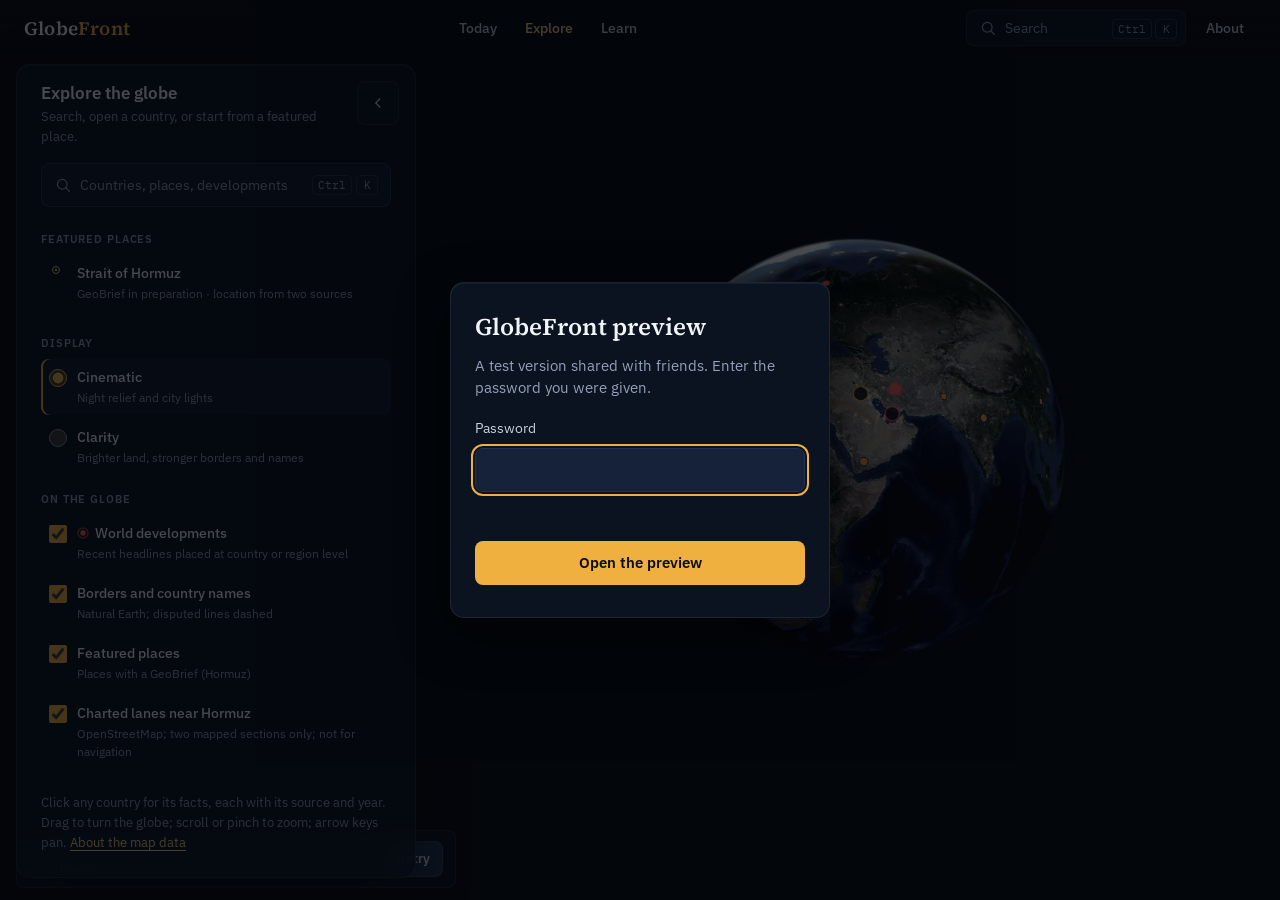
<file: explore/index.html>
<!DOCTYPE html><html lang="en-GB" class="_3WBcSq_variable FQaqCq_variable nngANq_variable k3BbwW_variable"><head><meta charSet="utf-8"/><meta name="viewport" content="width=device-width, initial-scale=1, viewport-fit=cover"/><link rel="preload" href="/_next/static/media/ibm_plex_sans_latin_400_normal-s.p.1xf5nwxyfigak.woff2" as="font" crossorigin="" type="font/woff2"/><link rel="preload" href="/_next/static/media/ibm_plex_sans_latin_500_normal-s.p.2i4a1iuj6lbvw.woff2" as="font" crossorigin="" type="font/woff2"/><link rel="preload" href="/_next/static/media/ibm_plex_sans_latin_600_normal-s.p.2ovda_azncp9b.woff2" as="font" crossorigin="" type="font/woff2"/><link rel="preload" href="/_next/static/media/source_serif_4_latin_600_normal-s.p.1hueffaspwr_u.woff2" as="font" crossorigin="" type="font/woff2"/><link rel="stylesheet" href="/_next/static/chunks/24v7jlpwjnarr.css" data-precedence="next"/><link rel="stylesheet" href="/_next/static/chunks/1fx_1ubcz0rv2.css" data-precedence="next"/><link rel="preload" as="script" fetchPriority="low" href="/_next/static/chunks/310vm2bl3xxpt.js"/><script src="/_next/static/chunks/1wnov70f88xjy.js" async=""></script><script src="/_next/static/chunks/39_j1bdzreq0m.js" async=""></script><script src="/_next/static/chunks/0c98xzjfks9hq.js" async=""></script><script src="/_next/static/chunks/turbopack-2u1d16houkiyo.js" async=""></script><script src="/_next/static/chunks/1z-rbwcpc-sqt.js" async=""></script><script src="/_next/static/chunks/3h3_yyv-plcud.js" async=""></script><script src="/_next/static/chunks/1i301u_5sh378.js" async=""></script><script src="/_next/static/chunks/3t37ha8yjlu7w.js" async=""></script><meta name="theme-color" content="#03060B"/><title>Explore · GlobeFront</title><meta name="description" content="The world, explained by its geography: an interactive globe and short sourced GeoBriefs."/><meta name="robots" content="noindex, nofollow"/><meta name="next-size-adjust" content=""/><script src="/_next/static/chunks/0cz1d0mv5g_q7.js" noModule=""></script></head><body><div hidden=""><!--$--><!--/$--></div><div class="aZfMhW_stage" data-status="poster" aria-label="Map" role="region"><div class="aZfMhW_poster" aria-hidden="true"></div><div class="aZfMhW_map" data-testid="map"></div></div><header class="f_wheG_topbar"><a class="f_wheG_wordmark" aria-label="GlobeFront, Atlas home" href="/">Globe<span>Front</span></a><nav aria-label="Modes" class="f_wheG_modes"><a class="f_wheG_mode" href="/">Today</a><a class="f_wheG_mode" aria-current="page" href="/explore/">Explore</a><a class="f_wheG_mode" href="/learn/">Learn</a></nav><div class="f_wheG_right"><button type="button" class="f_wheG_searchTrigger" aria-keyshortcuts="Control+K" aria-label="Search countries and places"><svg width="18" height="18" viewBox="0 0 24 24" fill="none" stroke="currentColor" stroke-width="1.6" stroke-linecap="round" stroke-linejoin="round" aria-hidden="true"><circle cx="11" cy="11" r="6.5"></circle><path d="m16 16 4.5 4.5"></path></svg><span>Search</span><span><kbd class="SP2qqW_kbd">Ctrl</kbd> <kbd class="SP2qqW_kbd">K</kbd></span></button><a class="f_wheG_mode" href="/about/">About</a></div></header><div class="X-Iz7W_column" data-hidden="false"><section class="SP2qqW_panel X-Iz7W_drawer t4caIW_panel" aria-label="Explore the globe" data-open="true"><div class="X-Iz7W_head"><div><h1 class="X-Iz7W_title">Explore the globe</h1><p class="X-Iz7W_sub">Search, open a country, or start from a featured place.</p></div><button type="button" aria-label="Collapse the Explore panel" title="Collapse the Explore panel" class="SP2qqW_iconButton" aria-expanded="true"><svg width="18" height="18" viewBox="0 0 24 24" fill="none" stroke="currentColor" stroke-width="1.6" aria-hidden="true"><path d="m6 9 6 6 6-6"></path></svg></button></div><div class="t4caIW_body"><button type="button" class="t4caIW_search"><svg width="18" height="18" viewBox="0 0 24 24" fill="none" stroke="currentColor" stroke-width="1.6" stroke-linecap="round" stroke-linejoin="round" aria-hidden="true"><circle cx="11" cy="11" r="6.5"></circle><path d="m16 16 4.5 4.5"></path></svg><span>Countries, places, developments</span><span class="t4caIW_keys"><kbd class="SP2qqW_kbd">Ctrl</kbd> <kbd class="SP2qqW_kbd">K</kbd></span></button><section><h2 class="t4caIW_h">Featured places</h2><ul class="t4caIW_places"><li><button type="button" class="t4caIW_place"><svg width="14" height="14" viewBox="0 0 24 24" fill="none" stroke="currentColor" stroke-width="1.6" stroke-linecap="round" stroke-linejoin="round" aria-hidden="true"><circle cx="12" cy="12" r="6"></circle><circle cx="12" cy="12" r="2" fill="currentColor" stroke="none"></circle></svg><span><strong>Strait of Hormuz</strong><small>GeoBrief in preparation · location from two sources</small></span></button></li></ul></section><div class="_0q4rzG_wrap"><fieldset class="_0q4rzG_modes"><legend class="_0q4rzG_legend">Display</legend><label class="_0q4rzG_mode" data-on="true"><input type="radio" name="gf-display" checked="" value="cinematic"/><span><strong>Cinematic</strong><small>Night relief and city lights</small></span></label><label class="_0q4rzG_mode" data-on="false"><input type="radio" name="gf-display" value="clarity"/><span><strong>Clarity</strong><small>Brighter land, stronger borders and names</small></span></label></fieldset><fieldset class="_0q4rzG_layers"><legend class="_0q4rzG_legend">On the globe</legend><label class="_0q4rzG_layer"><input type="checkbox" checked=""/><span><strong><svg width="12" height="12" viewBox="0 0 12 12" aria-hidden="true" style="flex:none"><circle cx="6" cy="6" r="5" fill="none" stroke="var(--gf-alert-red)" stroke-opacity="0.55" stroke-width="1.5"></circle><circle cx="6" cy="6" r="2.7" fill="var(--gf-alert-red)"></circle></svg> <!-- -->World developments</strong><small>Recent headlines placed at country or region level</small></span></label><label class="_0q4rzG_layer"><input type="checkbox" checked=""/><span><strong> <!-- -->Borders and country names</strong><small>Natural Earth; disputed lines dashed</small></span></label><label class="_0q4rzG_layer"><input type="checkbox" checked=""/><span><strong> <!-- -->Featured places</strong><small>Places with a GeoBrief (Hormuz)</small></span></label><label class="_0q4rzG_layer"><input type="checkbox" checked=""/><span><strong> <!-- -->Charted lanes near Hormuz</strong><small>OpenStreetMap; two mapped sections only; not for navigation</small></span></label></fieldset></div><p class="t4caIW_tip">Click any country for its facts, each with its source and year. Drag to turn the globe; scroll or pinch to zoom; arrow keys pan. <a href="/about/">About the map data</a></p></div></section></div><!--$--><!--/$--><div class="f_wheG_notices"></div><nav aria-label="Sections" class="f_wheG_tabbar"><a class="f_wheG_tab" href="/">Today</a><a class="f_wheG_tab" aria-current="page" href="/explore/">Explore</a><a class="f_wheG_tab" href="/learn/">Learn</a></nav><dialog class="f_wheG_dialog" aria-label="Search the atlas"></dialog><div class="LiAcaa_gate" role="dialog" aria-modal="true" aria-labelledby="gf-gate-title"><form class="LiAcaa_card"><h1 id="gf-gate-title" class="LiAcaa_title">GlobeFront preview</h1><p class="LiAcaa_text">A test version shared with friends. Enter the password you were given.</p><label class="LiAcaa_label">Password<input class="LiAcaa_input" type="password" autoComplete="current-password" autofocus="" required="" name="password"/></label><p class="LiAcaa_error" aria-live="polite"></p><button type="submit" class="SP2qqW_button SP2qqW_primary">Open the preview</button></form></div><script id="_R_">(globalThis["TURBOPACK"] || (globalThis["TURBOPACK"] = [])).push({"otherChunks":["static/chunks/310vm2bl3xxpt.js","static/chunks/1wnov70f88xjy.js","static/chunks/39_j1bdzreq0m.js","static/chunks/0c98xzjfks9hq.js"],"runtimeModuleIds":[94553]});</script><script src="/_next/static/chunks/310vm2bl3xxpt.js" async=""></script><script>(self.__next_f=self.__next_f||[]).push([0])</script><script>self.__next_f.push([1,"1:\"$Sreact.fragment\"\n2:\"/_next/static/chunks/1z-rbwcpc-sqt.js\"\n3:\"/_next/static/chunks/3h3_yyv-plcud.js\"\n4:\"/_next/static/chunks/1i301u_5sh378.js\"\n5:I[91823,[\"$2\",\"$3\",\"$4\"],\"MapStage\"]\n6:I[36172,[\"$2\",\"$3\",\"$4\"],\"TopBar\"]\n7:I[39756,[\"$2\",\"$3\",\"$4\"],\"default\"]\n8:I[37457,[\"$2\",\"$3\",\"$4\"],\"default\"]\n9:I[58935,[\"$2\",\"$3\",\"$4\"],\"StoryPanel\"]\na:I[61466,[\"$2\",\"$3\",\"$4\"],\"CountryCard\"]\nb:I[61466,[\"$2\",\"$3\",\"$4\"],\"PlaceCard\"]\nc:I[36172,[\"$2\",\"$3\",\"$4\"],\"MapControls\"]\nd:I[36172,[\"$2\",\"$3\",\"$4\"],\"StageNotices\"]\ne:I[36172,[\"$2\",\"$3\",\"$4\"],\"Attribution\"]\nf:I[36172,[\"$2\",\"$3\",\"$4\"],\"TabBar\"]\n10:I[36172,[\"$2\",\"$3\",\"$4\"],\"SearchDialog\"]\n11:I[67272,[\"$2\",\"$3\",\"$4\"],\"PreviewGate\"]\n15:\"/_next/static/chunks/3t37ha8yjlu7w.js\"\n16:I[94708,[\"$2\",\"$3\",\"$4\",\"$15\"],\"ExplorePanel\"]\n17:I[97367,[\"$2\",\"$3\",\"$4\"],\"OutletBoundary\"]\n18:\"$Sreact.suspense\"\n1a:\"ViewportBoundary\"\n1b:I[97367,[\"$2\",\"$3\",\"$4\"],\"$1a\"]\n1d:\"MetadataBoundary\"\n1e:I[97367,[\"$2\",\"$3\",\"$4\"],\"$1d\"]\n20:I[68027,[\"$2\",\"$3\",\"$4\"],\"default\",1]\n:HL[\"/_next/static/chunks/24v7jlpwjnarr.css\",\"style\"]\n:HL[\"/_next/static/chunks/1fx_1ubcz0rv2.css\",\"style\"]\n:HL[\"/_next/static/media/ibm_plex_sans_latin_400_normal-s.p.1xf5nwxyfigak.woff2\",\"font\",{\"crossOrigin\":\"\",\"type\":\"font/woff2\"}]\n:HL[\"/_next/static/media/ibm_plex_sans_latin_500_normal-s.p.2i4a1iuj6lbvw.woff2\",\"font\",{\"crossOrigin\":\"\",\"type\":\"font/woff2\"}]\n:HL[\"/_next/static/media/ibm_plex_sans_latin_600_normal-s.p.2ovda_azncp9b.woff2\",\"font\",{\"crossOrigin\":\"\",\"type\":\"font/woff2\"}]\n:HL[\"/_next/static/media/source_serif_4_latin_600_normal-s.p.1hueffaspwr_u.woff2\",\"font\",{\"crossOrigin\":\"\",\"type\":\"font/woff2\"}]\n13:X\n14:[[\"children\",{\"s\":\"__PAGE__\",\"h\":512,\"d\":{\"r\":[\"$\",\"$1\",\"c\",{\"children\":[[\"$\",\"$L16\",null,{}],[[\"$\",\"script\",\"script-0\",{\"src\":\"/_next/static/chunks/3t37ha8yjlu7w.js\",\"async\":true,\"nonce\":\"$undefined\"}]],[\"$\",\"$L17\",null,{\"children\":[\"$\",\"$18\",null,{\"name\":\"Next.MetadataOutlet\",\"children\":\"$@19\"}]}]]}],\"p\":false,\"v\":null}}]]\n12:[[\"children\",{\"s\":\"explore\",\"h\":512,\"d\":{\"r\":[\"$\",\"$1\",\"c\",{\"children\":[null,[\"$\",\"$L7\",null,{\"parallelRouterKey\":\"children\",\"error\":\"$undefined\",\"errorStyles\":\"$undefined\",\"errorScripts\":\"$undefined\",\"template\":[\"$\",\"$L8\",null,{}],\"templateStyles\":\"$undefined\",\"templateScripts\":\"$undefined\",\"notFound\":\"$undefined\",\"forbidden\":\"$undefined\",\"unauthorized\":\"$undefined\"}]]}],\"p\":false,\"v\":\"$13\"},\"c\":\"$Q14\"}]]\n0:{\"P\":null,\"c\":[\"\",\"explore\",\"\"],\"q\":\"\",\"i\":false,\"t\":{\"t\":{\"s\":\"\",\"h\":528,\"d\":{\"r\":[\"$\",\"$1\",\"c\",{\"children\":[[[\"$\",\"link\",\"0\",{\"rel\":\"stylesheet\",\"href\":\"/_next/static/chunks/24v7jlpwjnarr.css\",\"precedence\":\"next\",\"crossOrigin\":\"$undefined\",\"nonce\":\"$undefined\"}],[\"$\",\"link\",\"1\",{\"rel\":\"stylesheet\",\"href\":\"/_next/static/chunks/1fx_1ubcz0rv2.css\",\"precedence\":\"next\",\"crossOrigin\":\"$undefined\",\"nonce\":\"$undefined\"}],[\"$\",\"script\",\"script-0\",{\"src\":\"/_next/static/chunks/1z-rbwcpc-sqt.js\",\"async\":true,\"nonce\":\"$undefined\"}],[\"$\",\"script\",\"script-1\",{\"src\":\"/_next/static/chunks/3h3_yyv-plcud.js\",\"async\":true,\"nonce\":\"$undefined\"}],[\"$\",\"script\",\"script-2\",{\"src\":\"/_next/static/chunks/1i301u_5sh378.js\",\"async\":true,\"nonce\":\"$undefined\"}]],[\"$\",\"html\",null,{\"lang\":\"en-GB\",\"className\":\"_3WBcSq_variable FQaqCq_variable nngANq_variable k3BbwW_variable\",\"children\":[\"$\",\"body\",null,{\"children\":[[\"$\",\"$L5\",null,{}],[\"$\",\"$L6\",null,{}],[\"$\",\"$L7\",null,{\"parallelRouterKey\":\"children\",\"error\":\"$undefined\",\"errorStyles\":\"$undefined\",\"errorScripts\":\"$undefined\",\"template\":[\"$\",\"$L8\",null,{}],\"templateStyles\":\"$undefined\",\"templateScripts\":\"$undefined\",\"notFound\":[[[\"$\",\"title\",null,{\"children\":\"404: This page could not be found.\"}],[\"$\",\"div\",null,{\"style\":{\"fontFamily\":\"system-ui,\\\"Segoe UI\\\",Roboto,Helvetica,Arial,sans-serif,\\\"Apple Color Emoji\\\",\\\"Segoe UI Emoji\\\"\",\"height\":\"100vh\",\"textAlign\":\"center\",\"display\":\"flex\",\"flexDirection\":\"column\",\"alignItems\":\"center\",\"justifyContent\":\"center\"},\"children\":[\"$\",\"div\",null,{\"children\":[[\"$\",\"style\",null,{\"dangerouslySetInnerHTML\":{\"__html\":\"body{color:#000;background:#fff;margin:0}.next-error-h1{border-right:1px solid rgba(0,0,0,.3)}@media (prefers-color-scheme:dark){body{color:#fff;background:#000}.next-error-h1{border-right:1px solid rgba(255,255,255,.3)}}\"}}],[\"$\",\"h1\",null,{\"className\":\"next-error-h1\",\"style\":{\"display\":\"inline-block\",\"margin\":\"0 20px 0 0\",\"padding\":\"0 23px 0 0\",\"fontSize\":24,\"fontWeight\":500,\"verticalAlign\":\"top\",\"lineHeight\":\"49px\"},\"children\":404}],[\"$\",\"div\",null,{\"style\":{\"display\":\"inline-block\"},\"children\":[\"$\",\"h2\",null,{\"style\":{\"fontSize\":14,\"fontWeight\":400,\"lineHeight\":\"49px\",\"margin\":0},\"children\":\"This page could not be found.\"}]}]]}]}]],[]],\"forbidden\":\"$undefined\",\"unauthorized\":\"$undefined\"}],[\"$\",\"$L9\",null,{}],[\"$\",\"$La\",null,{}],[\"$\",\"$Lb\",null,{}],[\"$\",\"$Lc\",null,{}],[\"$\",\"$Ld\",null,{}],[\"$\",\"$Le\",null,{}],[\"$\",\"$Lf\",null,{}],[\"$\",\"$L10\",null,{}],[\"$\",\"$L11\",null,{}]]}]}]]}],\"p\":false,\"v\":null},\"c\":\"$Q12\"},\"h\":{\"r\":[\"$\",\"$1\",\"h\",{\"children\":[null,[\"$\",\"$L1b\",null,{\"children\":\"$L1c\"}],[\"$\",\"$L1e\",null,{\"children\":[[\"$\",\"div\",null,{\"hidden\":true,\"children\":[\"$\",\"$18\",null,{\"name\":\"Next.Metadata\",\"children\":\"$L1f\"}]}],null]}],[\"$\",\"meta\",null,{\"name\":\"next-size-adjust\",\"content\":\"\"}]]}],\"p\":false,\"v\":null}},\"m\":\"$undefined\",\"G\":[\"$20\",[[\"$\",\"link\",\"0\",{\"rel\":\"stylesheet\",\"href\":\"/_next/static/chunks/24v7jlpwjnarr.css\",\"precedence\":\"next\",\"crossOrigin\":\"$undefined\",\"nonce\":\"$undefined\"}],[\"$\",\"link\",\"1\",{\"rel\":\"stylesheet\",\"href\":\"/_next/static/chunks/1fx_1ubcz0rv2.css\",\"precedence\":\"next\",\"crossOrigin\":\"$undefined\",\"nonce\":\"$undefined\"}]]],\"S\":true,\"r\":\"$undefined\",\"s\":\"$undefined\",\"a\":\"$undefined\",\"l\":\"$undefined\",\"p\":\"$undefined\",\"d\":\"$undefined\",\"b\":\"aAxcBAcaou_ILuV6whUw-\"}\n13:C\n1c:[[\"$\",\"meta\",\"0\",{\"charSet\":\"utf-8\"}],[\"$\",\"meta\",\"1\",{\"name\":\"viewport\",\"content\":\"width=device-width, initial-scale=1, viewport-fit=cover\"}],[\"$\",\"meta\",\"2\",{\"name\":\"theme-color\",\"content\":\"#03060B\"}]]\n19:null\n1f:[[\"$\",\"title\",\"0\",{\"children\":\"Explore · GlobeFront\"}],[\"$\",\"meta\",\"1\",{\"name\":\"description\",\"content\":\"The world, explained by its geography: an interactive globe and short sourced GeoBriefs.\"}],[\"$\",\"meta\",\"2\",{\"name\":\"robots\",\"content\":\"noindex, nofollow\"}]]\n"])</script></body></html>
</file>
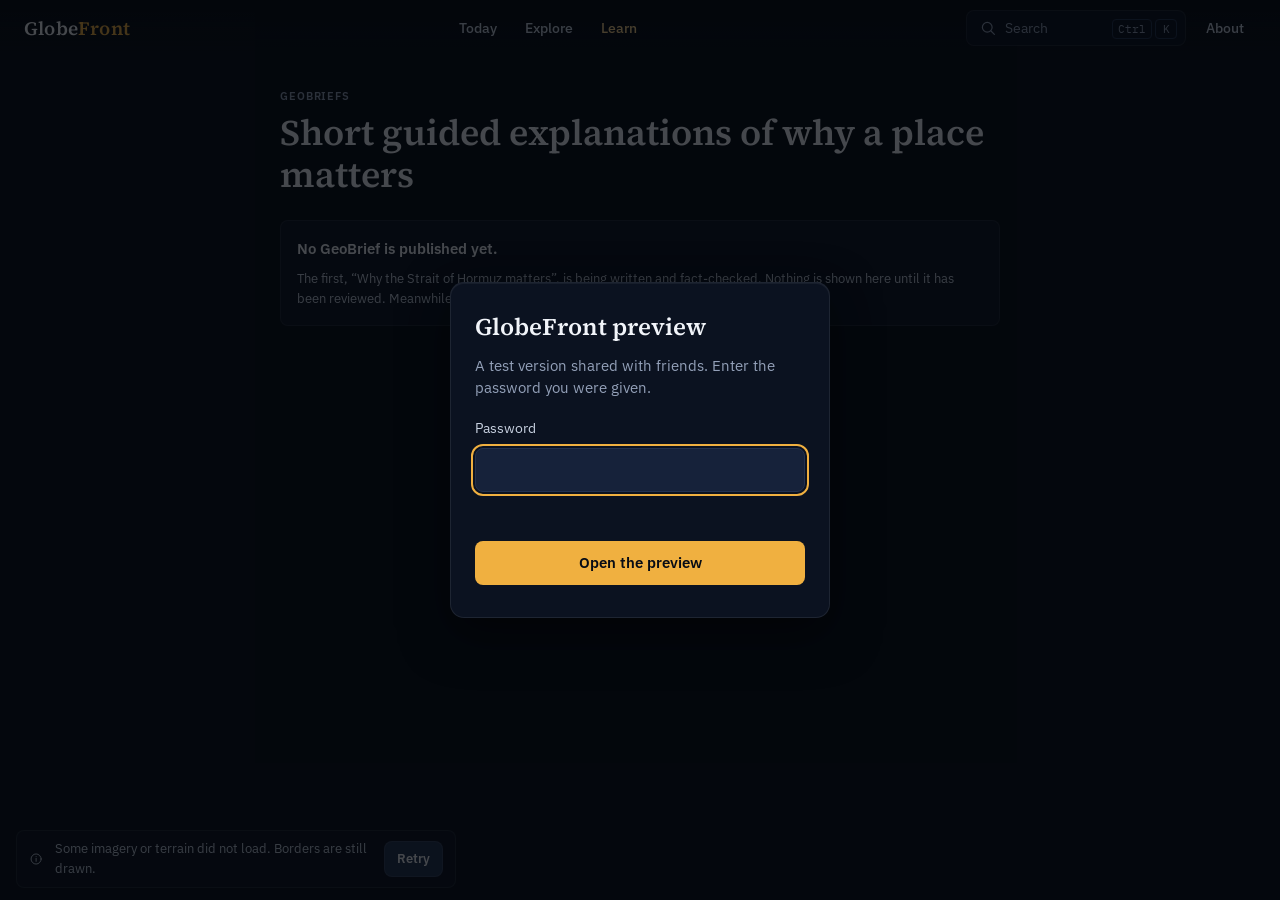
<file: geobriefs/index.html>
<!DOCTYPE html><html lang="en-GB" class="_3WBcSq_variable FQaqCq_variable nngANq_variable k3BbwW_variable"><head><meta charSet="utf-8"/><meta name="viewport" content="width=device-width, initial-scale=1, viewport-fit=cover"/><link rel="preload" href="/_next/static/media/ibm_plex_sans_latin_400_normal-s.p.1xf5nwxyfigak.woff2" as="font" crossorigin="" type="font/woff2"/><link rel="preload" href="/_next/static/media/ibm_plex_sans_latin_500_normal-s.p.2i4a1iuj6lbvw.woff2" as="font" crossorigin="" type="font/woff2"/><link rel="preload" href="/_next/static/media/ibm_plex_sans_latin_600_normal-s.p.2ovda_azncp9b.woff2" as="font" crossorigin="" type="font/woff2"/><link rel="preload" href="/_next/static/media/source_serif_4_latin_600_normal-s.p.1hueffaspwr_u.woff2" as="font" crossorigin="" type="font/woff2"/><link rel="stylesheet" href="/_next/static/chunks/24v7jlpwjnarr.css" data-precedence="next"/><link rel="stylesheet" href="/_next/static/chunks/1fx_1ubcz0rv2.css" data-precedence="next"/><link rel="stylesheet" href="/_next/static/chunks/24422_-97eres.css" data-precedence="next"/><link rel="preload" as="script" fetchPriority="low" href="/_next/static/chunks/310vm2bl3xxpt.js"/><script src="/_next/static/chunks/1wnov70f88xjy.js" async=""></script><script src="/_next/static/chunks/39_j1bdzreq0m.js" async=""></script><script src="/_next/static/chunks/0c98xzjfks9hq.js" async=""></script><script src="/_next/static/chunks/turbopack-2u1d16houkiyo.js" async=""></script><script src="/_next/static/chunks/1z-rbwcpc-sqt.js" async=""></script><script src="/_next/static/chunks/3h3_yyv-plcud.js" async=""></script><script src="/_next/static/chunks/1i301u_5sh378.js" async=""></script><meta name="theme-color" content="#03060B"/><title>GeoBriefs · GlobeFront</title><meta name="description" content="The world, explained by its geography: an interactive globe and short sourced GeoBriefs."/><meta name="robots" content="noindex, nofollow"/><meta name="next-size-adjust" content=""/><script src="/_next/static/chunks/0cz1d0mv5g_q7.js" noModule=""></script></head><body><div hidden=""><!--$--><!--/$--></div><div class="aZfMhW_stage" data-status="poster" aria-label="Map" role="region"><div class="aZfMhW_poster" aria-hidden="true"></div><div class="aZfMhW_map" data-testid="map"></div></div><header class="f_wheG_topbar"><a class="f_wheG_wordmark" aria-label="GlobeFront, Atlas home" href="/">Globe<span>Front</span></a><nav aria-label="Modes" class="f_wheG_modes"><a class="f_wheG_mode" href="/">Today</a><a class="f_wheG_mode" href="/explore/">Explore</a><a class="f_wheG_mode" aria-current="page" href="/learn/">Learn</a></nav><div class="f_wheG_right"><button type="button" class="f_wheG_searchTrigger" aria-keyshortcuts="Control+K" aria-label="Search countries and places"><svg width="18" height="18" viewBox="0 0 24 24" fill="none" stroke="currentColor" stroke-width="1.6" stroke-linecap="round" stroke-linejoin="round" aria-hidden="true"><circle cx="11" cy="11" r="6.5"></circle><path d="m16 16 4.5 4.5"></path></svg><span>Search</span><span><kbd class="SP2qqW_kbd">Ctrl</kbd> <kbd class="SP2qqW_kbd">K</kbd></span></button><a class="f_wheG_mode" href="/about/">About</a></div></header><main class="gf-page _9-4i_G_page"><article class="_9-4i_G_article"><p class="gf-micro _9-4i_G_kicker">GeoBriefs</p><h1 class="gf-display-2">Short guided explanations of why a place matters</h1><div class="_9-4i_G_body"><div class="SP2qqW_state" role="status"><span class="SP2qqW_stateTitle">No GeoBrief is published yet.</span><span class="gf-small">The first, “Why the Strait of Hormuz matters”, is being written and fact-checked. Nothing is shown here until it has been reviewed. Meanwhile the strait is on the Atlas as a featured place, with its sources.</span></div></div></article></main><!--$--><!--/$--><div class="f_wheG_notices"></div><nav aria-label="Sections" class="f_wheG_tabbar"><a class="f_wheG_tab" href="/">Today</a><a class="f_wheG_tab" href="/explore/">Explore</a><a class="f_wheG_tab" aria-current="page" href="/learn/">Learn</a></nav><dialog class="f_wheG_dialog" aria-label="Search the atlas"></dialog><div class="LiAcaa_gate" role="dialog" aria-modal="true" aria-labelledby="gf-gate-title"><form class="LiAcaa_card"><h1 id="gf-gate-title" class="LiAcaa_title">GlobeFront preview</h1><p class="LiAcaa_text">A test version shared with friends. Enter the password you were given.</p><label class="LiAcaa_label">Password<input class="LiAcaa_input" type="password" autoComplete="current-password" autofocus="" required="" name="password"/></label><p class="LiAcaa_error" aria-live="polite"></p><button type="submit" class="SP2qqW_button SP2qqW_primary">Open the preview</button></form></div><script id="_R_">(globalThis["TURBOPACK"] || (globalThis["TURBOPACK"] = [])).push({"otherChunks":["static/chunks/310vm2bl3xxpt.js","static/chunks/1wnov70f88xjy.js","static/chunks/39_j1bdzreq0m.js","static/chunks/0c98xzjfks9hq.js"],"runtimeModuleIds":[94553]});</script><script src="/_next/static/chunks/310vm2bl3xxpt.js" async=""></script><script>(self.__next_f=self.__next_f||[]).push([0])</script><script>self.__next_f.push([1,"1:\"$Sreact.fragment\"\n2:\"/_next/static/chunks/1z-rbwcpc-sqt.js\"\n3:\"/_next/static/chunks/3h3_yyv-plcud.js\"\n4:\"/_next/static/chunks/1i301u_5sh378.js\"\n5:I[91823,[\"$2\",\"$3\",\"$4\"],\"MapStage\"]\n6:I[36172,[\"$2\",\"$3\",\"$4\"],\"TopBar\"]\n7:I[39756,[\"$2\",\"$3\",\"$4\"],\"default\"]\n8:I[37457,[\"$2\",\"$3\",\"$4\"],\"default\"]\n9:I[58935,[\"$2\",\"$3\",\"$4\"],\"StoryPanel\"]\na:I[61466,[\"$2\",\"$3\",\"$4\"],\"CountryCard\"]\nb:I[61466,[\"$2\",\"$3\",\"$4\"],\"PlaceCard\"]\nc:I[36172,[\"$2\",\"$3\",\"$4\"],\"MapControls\"]\nd:I[36172,[\"$2\",\"$3\",\"$4\"],\"StageNotices\"]\ne:I[36172,[\"$2\",\"$3\",\"$4\"],\"Attribution\"]\nf:I[36172,[\"$2\",\"$3\",\"$4\"],\"TabBar\"]\n10:I[36172,[\"$2\",\"$3\",\"$4\"],\"SearchDialog\"]\n11:I[67272,[\"$2\",\"$3\",\"$4\"],\"PreviewGate\"]\n15:I[97367,[\"$2\",\"$3\",\"$4\"],\"OutletBoundary\"]\n16:\"$Sreact.suspense\"\n18:\"ViewportBoundary\"\n19:I[97367,[\"$2\",\"$3\",\"$4\"],\"$18\"]\n1b:\"MetadataBoundary\"\n1c:I[97367,[\"$2\",\"$3\",\"$4\"],\"$1b\"]\n1e:I[68027,[\"$2\",\"$3\",\"$4\"],\"default\",1]\n:HL[\"/_next/static/chunks/24v7jlpwjnarr.css\",\"style\"]\n:HL[\"/_next/static/chunks/1fx_1ubcz0rv2.css\",\"style\"]\n:HL[\"/_next/static/media/ibm_plex_sans_latin_400_normal-s.p.1xf5nwxyfigak.woff2\",\"font\",{\"crossOrigin\":\"\",\"type\":\"font/woff2\"}]\n:HL[\"/_next/static/media/ibm_plex_sans_latin_500_normal-s.p.2i4a1iuj6lbvw.woff2\",\"font\",{\"crossOrigin\":\"\",\"type\":\"font/woff2\"}]\n:HL[\"/_next/static/media/ibm_plex_sans_latin_600_normal-s.p.2ovda_azncp9b.woff2\",\"font\",{\"crossOrigin\":\"\",\"type\":\"font/woff2\"}]\n:HL[\"/_next/static/media/source_serif_4_latin_600_normal-s.p.1hueffaspwr_u.woff2\",\"font\",{\"crossOrigin\":\"\",\"type\":\"font/woff2\"}]\n:HL[\"/_next/static/chunks/24422_-97eres.css\",\"style\"]\n13:X\n14:[[\"children\",{\"s\":\"__PAGE__\",\"h\":512,\"d\":{\"r\":[\"$\",\"$1\",\"c\",{\"children\":[[\"$\",\"main\",null,{\"className\":\"gf-page _9-4i_G_page\",\"children\":[\"$\",\"article\",null,{\"className\":\"_9-4i_G_article\",\"children\":[[\"$\",\"p\",null,{\"className\":\"gf-micro _9-4i_G_kicker\",\"children\":\"GeoBriefs\"}],[\"$\",\"h1\",null,{\"className\":\"gf-display-2\",\"children\":\"Short guided explanations of why a place matters\"}],[\"$\",\"div\",null,{\"className\":\"_9-4i_G_body\",\"children\":[\"$\",\"div\",null,{\"className\":\"SP2qqW_state\",\"role\":\"status\",\"children\":[[\"$\",\"span\",null,{\"className\":\"SP2qqW_stateTitle\",\"children\":\"No GeoBrief is published yet.\"}],[\"$\",\"span\",null,{\"className\":\"gf-small\",\"children\":\"The first, “Why the Strait of Hormuz matters”, is being written and fact-checked. Nothing is shown here until it has been reviewed. Meanwhile the strait is on the Atlas as a featured place, with its sources.\"}]]}]}]]}]}],[[\"$\",\"link\",\"0\",{\"rel\":\"stylesheet\",\"href\":\"/_next/static/chunks/24422_-97eres.css\",\"precedence\":\"next\",\"crossOrigin\":\"$undefined\",\"nonce\":\"$undefined\"}]],[\"$\",\"$L15\",null,{\"children\":[\"$\",\"$16\",null,{\"name\":\"Next.MetadataOutlet\",\"children\":\"$@17\"}]}]]}],\"p\":false,\"v\":null}}]]\n12:[[\"children\",{\"s\":\"geobriefs\",\"h\":512,\"d\":{\"r\":[\"$\",\"$1\",\"c\",{\"children\":[null,[\"$\",\"$L7\",null,{\"parallelRouterKey\":\"children\",\"error\":\"$undefined\",\"errorStyles\":\"$undefined\",\"errorScripts\":\"$undefined\",\"template\":[\"$\",\"$L8\",null,{}],\"templateStyles\":\"$undefined\",\"templateScripts\":\"$undefined\",\"notFound\":\"$undefined\",\"forbidden\":\"$undefined\",\"unauthorized\":\"$undefined\"}]]}],\"p\":false,\"v\":\"$13\"},\"c\":\"$Q14\"}]]\n0:{\"P\":null,\"c\":[\"\",\"geobriefs\",\"\"],\"q\":\"\",\"i\":false,\"t\":{\"t\":{\"s\":\"\",\"h\":528,\"d\":{\"r\":[\"$\",\"$1\",\"c\",{\"children\":[[[\"$\",\"link\",\"0\",{\"rel\":\"stylesheet\",\"href\":\"/_next/static/chunks/24v7jlpwjnarr.css\",\"precedence\":\"next\",\"crossOrigin\":\"$undefined\",\"nonce\":\"$undefined\"}],[\"$\",\"link\",\"1\",{\"rel\":\"stylesheet\",\"href\":\"/_next/static/chunks/1fx_1ubcz0rv2.css\",\"precedence\":\"next\",\"crossOrigin\":\"$undefined\",\"nonce\":\"$undefined\"}],[\"$\",\"script\",\"script-0\",{\"src\":\"/_next/static/chunks/1z-rbwcpc-sqt.js\",\"async\":true,\"nonce\":\"$undefined\"}],[\"$\",\"script\",\"script-1\",{\"src\":\"/_next/static/chunks/3h3_yyv-plcud.js\",\"async\":true,\"nonce\":\"$undefined\"}],[\"$\",\"script\",\"script-2\",{\"src\":\"/_next/static/chunks/1i301u_5sh378.js\",\"async\":true,\"nonce\":\"$undefined\"}]],[\"$\",\"html\",null,{\"lang\":\"en-GB\",\"className\":\"_3WBcSq_variable FQaqCq_variable nngANq_variable k3BbwW_variable\",\"children\":[\"$\",\"body\",null,{\"children\":[[\"$\",\"$L5\",null,{}],[\"$\",\"$L6\",null,{}],[\"$\",\"$L7\",null,{\"parallelRouterKey\":\"children\",\"error\":\"$undefined\",\"errorStyles\":\"$undefined\",\"errorScripts\":\"$undefined\",\"template\":[\"$\",\"$L8\",null,{}],\"templateStyles\":\"$undefined\",\"templateScripts\":\"$undefined\",\"notFound\":[[[\"$\",\"title\",null,{\"children\":\"404: This page could not be found.\"}],[\"$\",\"div\",null,{\"style\":{\"fontFamily\":\"system-ui,\\\"Segoe UI\\\",Roboto,Helvetica,Arial,sans-serif,\\\"Apple Color Emoji\\\",\\\"Segoe UI Emoji\\\"\",\"height\":\"100vh\",\"textAlign\":\"center\",\"display\":\"flex\",\"flexDirection\":\"column\",\"alignItems\":\"center\",\"justifyContent\":\"center\"},\"children\":[\"$\",\"div\",null,{\"children\":[[\"$\",\"style\",null,{\"dangerouslySetInnerHTML\":{\"__html\":\"body{color:#000;background:#fff;margin:0}.next-error-h1{border-right:1px solid rgba(0,0,0,.3)}@media (prefers-color-scheme:dark){body{color:#fff;background:#000}.next-error-h1{border-right:1px solid rgba(255,255,255,.3)}}\"}}],[\"$\",\"h1\",null,{\"className\":\"next-error-h1\",\"style\":{\"display\":\"inline-block\",\"margin\":\"0 20px 0 0\",\"padding\":\"0 23px 0 0\",\"fontSize\":24,\"fontWeight\":500,\"verticalAlign\":\"top\",\"lineHeight\":\"49px\"},\"children\":404}],[\"$\",\"div\",null,{\"style\":{\"display\":\"inline-block\"},\"children\":[\"$\",\"h2\",null,{\"style\":{\"fontSize\":14,\"fontWeight\":400,\"lineHeight\":\"49px\",\"margin\":0},\"children\":\"This page could not be found.\"}]}]]}]}]],[]],\"forbidden\":\"$undefined\",\"unauthorized\":\"$undefined\"}],[\"$\",\"$L9\",null,{}],[\"$\",\"$La\",null,{}],[\"$\",\"$Lb\",null,{}],[\"$\",\"$Lc\",null,{}],[\"$\",\"$Ld\",null,{}],[\"$\",\"$Le\",null,{}],[\"$\",\"$Lf\",null,{}],[\"$\",\"$L10\",null,{}],[\"$\",\"$L11\",null,{}]]}]}]]}],\"p\":false,\"v\":null},\"c\":\"$Q12\"},\"h\":{\"r\":[\"$\",\"$1\",\"h\",{\"children\":[null,[\"$\",\"$L19\",null,{\"children\":\"$L1a\"}],[\"$\",\"$L1c\",null,{\"children\":[[\"$\",\"div\",null,{\"hidden\":true,\"children\":[\"$\",\"$16\",null,{\"name\":\"Next.Metadata\",\"children\":\"$L1d\"}]}],null]}],[\"$\",\"meta\",null,{\"name\":\"next-size-adjust\",\"content\":\"\"}]]}],\"p\":false,\"v\":null}},\"m\":\"$undefined\",\"G\":[\"$1e\",[[\"$\",\"link\",\"0\",{\"rel\":\"stylesheet\",\"href\":\"/_next/static/chunks/24v7jlpwjnarr.css\",\"precedence\":\"next\",\"crossOrigin\":\"$undefined\",\"nonce\":\"$undefined\"}],[\"$\",\"link\",\"1\",{\"rel\":\"stylesheet\",\"href\":\"/_next/static/chunks/1fx_1ubcz0rv2.css\",\"precedence\":\"next\",\"crossOrigin\":\"$undefined\",\"nonce\":\"$undefined\"}]]],\"S\":true,\"r\":\"$undefined\",\"s\":\"$undefined\",\"a\":\"$undefined\",\"l\":\"$undefined\",\"p\":\"$undefined\",\"d\":\"$undefined\",\"b\":\"aAxcBAcaou_ILuV6whUw-\"}\n13:C\n1a:[[\"$\",\"meta\",\"0\",{\"charSet\":\"utf-8\"}],[\"$\",\"meta\",\"1\",{\"name\":\"viewport\",\"content\":\"width=device-width, initial-scale=1, viewport-fit=cover\"}],[\"$\",\"meta\",\"2\",{\"name\":\"theme-color\",\"content\":\"#03060B\"}]]\n17:null\n1d:[[\"$\",\"title\",\"0\",{\"children\":\"GeoBriefs · GlobeFront\"}],[\"$\",\"meta\",\"1\",{\"name\":\"description\",\"content\":\"The world, explained by its geography: an interactive globe and short sourced GeoBriefs.\"}],[\"$\",\"meta\",\"2\",{\"name\":\"robots\",\"content\":\"noindex, nofollow\"}]]\n"])</script></body></html>
</file>
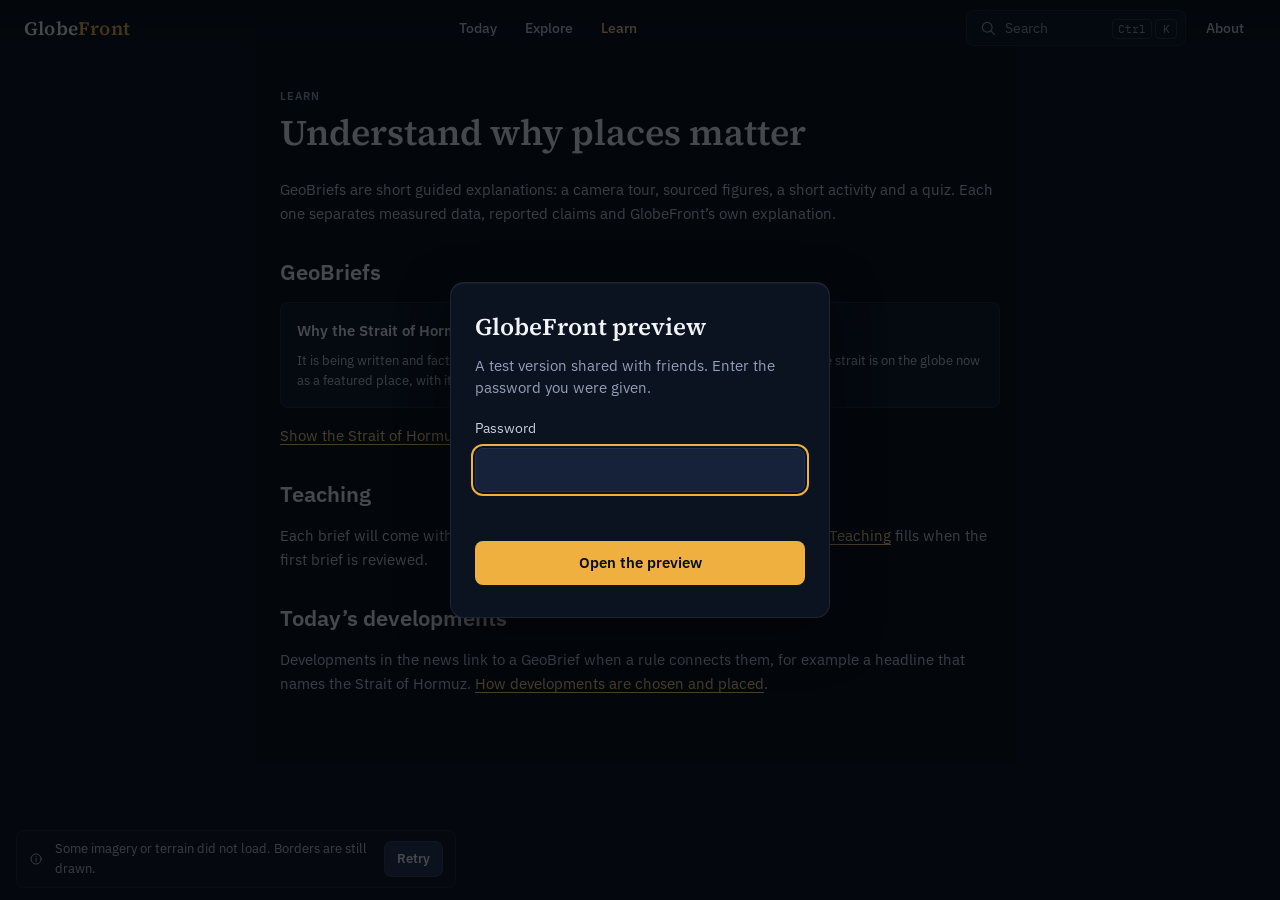
<file: learn/index.html>
<!DOCTYPE html><html lang="en-GB" class="_3WBcSq_variable FQaqCq_variable nngANq_variable k3BbwW_variable"><head><meta charSet="utf-8"/><meta name="viewport" content="width=device-width, initial-scale=1, viewport-fit=cover"/><link rel="preload" href="/_next/static/media/ibm_plex_sans_latin_400_normal-s.p.1xf5nwxyfigak.woff2" as="font" crossorigin="" type="font/woff2"/><link rel="preload" href="/_next/static/media/ibm_plex_sans_latin_500_normal-s.p.2i4a1iuj6lbvw.woff2" as="font" crossorigin="" type="font/woff2"/><link rel="preload" href="/_next/static/media/ibm_plex_sans_latin_600_normal-s.p.2ovda_azncp9b.woff2" as="font" crossorigin="" type="font/woff2"/><link rel="preload" href="/_next/static/media/source_serif_4_latin_600_normal-s.p.1hueffaspwr_u.woff2" as="font" crossorigin="" type="font/woff2"/><link rel="stylesheet" href="/_next/static/chunks/24v7jlpwjnarr.css" data-precedence="next"/><link rel="stylesheet" href="/_next/static/chunks/1fx_1ubcz0rv2.css" data-precedence="next"/><link rel="stylesheet" href="/_next/static/chunks/24422_-97eres.css" data-precedence="next"/><link rel="preload" as="script" fetchPriority="low" href="/_next/static/chunks/310vm2bl3xxpt.js"/><script src="/_next/static/chunks/1wnov70f88xjy.js" async=""></script><script src="/_next/static/chunks/39_j1bdzreq0m.js" async=""></script><script src="/_next/static/chunks/0c98xzjfks9hq.js" async=""></script><script src="/_next/static/chunks/turbopack-2u1d16houkiyo.js" async=""></script><script src="/_next/static/chunks/1z-rbwcpc-sqt.js" async=""></script><script src="/_next/static/chunks/3h3_yyv-plcud.js" async=""></script><script src="/_next/static/chunks/1i301u_5sh378.js" async=""></script><meta name="theme-color" content="#03060B"/><title>Learn · GlobeFront</title><meta name="description" content="The world, explained by its geography: an interactive globe and short sourced GeoBriefs."/><meta name="robots" content="noindex, nofollow"/><meta name="next-size-adjust" content=""/><script src="/_next/static/chunks/0cz1d0mv5g_q7.js" noModule=""></script></head><body><div hidden=""><!--$--><!--/$--></div><div class="aZfMhW_stage" data-status="poster" aria-label="Map" role="region"><div class="aZfMhW_poster" aria-hidden="true"></div><div class="aZfMhW_map" data-testid="map"></div></div><header class="f_wheG_topbar"><a class="f_wheG_wordmark" aria-label="GlobeFront, Atlas home" href="/">Globe<span>Front</span></a><nav aria-label="Modes" class="f_wheG_modes"><a class="f_wheG_mode" href="/">Today</a><a class="f_wheG_mode" href="/explore/">Explore</a><a class="f_wheG_mode" aria-current="page" href="/learn/">Learn</a></nav><div class="f_wheG_right"><button type="button" class="f_wheG_searchTrigger" aria-keyshortcuts="Control+K" aria-label="Search countries and places"><svg width="18" height="18" viewBox="0 0 24 24" fill="none" stroke="currentColor" stroke-width="1.6" stroke-linecap="round" stroke-linejoin="round" aria-hidden="true"><circle cx="11" cy="11" r="6.5"></circle><path d="m16 16 4.5 4.5"></path></svg><span>Search</span><span><kbd class="SP2qqW_kbd">Ctrl</kbd> <kbd class="SP2qqW_kbd">K</kbd></span></button><a class="f_wheG_mode" href="/about/">About</a></div></header><main class="gf-page _9-4i_G_page"><article class="_9-4i_G_article"><p class="gf-micro _9-4i_G_kicker">Learn</p><h1 class="gf-display-2">Understand why places matter</h1><div class="_9-4i_G_body"><p>GeoBriefs are short guided explanations: a camera tour, sourced figures, a short activity and a quiz. Each one separates measured data, reported claims and GlobeFront’s own explanation.</p><h2>GeoBriefs</h2><div class="SP2qqW_state" role="status"><span class="SP2qqW_stateTitle">Why the Strait of Hormuz matters: in preparation.</span><span class="gf-small">It is being written and fact-checked; nothing of it is published until it has been reviewed. The strait is on the globe now as a featured place, with its sources.</span></div><p><a href="/?place=hormuz">Show the Strait of Hormuz on the globe</a></p><h2>Teaching</h2><p>Each brief will come with stated learning outcomes and an activity for seminars.<!-- --> <a href="/teach/">Teaching</a> fills when the first brief is reviewed.</p><h2>Today’s developments</h2><p>Developments in the news link to a GeoBrief when a rule connects them, for example a headline that names the Strait of Hormuz. <a href="/about/how-the-wire-works/">How developments are chosen and placed</a>.</p></div></article></main><!--$--><!--/$--><div class="f_wheG_notices"></div><nav aria-label="Sections" class="f_wheG_tabbar"><a class="f_wheG_tab" href="/">Today</a><a class="f_wheG_tab" href="/explore/">Explore</a><a class="f_wheG_tab" aria-current="page" href="/learn/">Learn</a></nav><dialog class="f_wheG_dialog" aria-label="Search the atlas"></dialog><div class="LiAcaa_gate" role="dialog" aria-modal="true" aria-labelledby="gf-gate-title"><form class="LiAcaa_card"><h1 id="gf-gate-title" class="LiAcaa_title">GlobeFront preview</h1><p class="LiAcaa_text">A test version shared with friends. Enter the password you were given.</p><label class="LiAcaa_label">Password<input class="LiAcaa_input" type="password" autoComplete="current-password" autofocus="" required="" name="password"/></label><p class="LiAcaa_error" aria-live="polite"></p><button type="submit" class="SP2qqW_button SP2qqW_primary">Open the preview</button></form></div><script id="_R_">(globalThis["TURBOPACK"] || (globalThis["TURBOPACK"] = [])).push({"otherChunks":["static/chunks/310vm2bl3xxpt.js","static/chunks/1wnov70f88xjy.js","static/chunks/39_j1bdzreq0m.js","static/chunks/0c98xzjfks9hq.js"],"runtimeModuleIds":[94553]});</script><script src="/_next/static/chunks/310vm2bl3xxpt.js" async=""></script><script>(self.__next_f=self.__next_f||[]).push([0])</script><script>self.__next_f.push([1,"1:\"$Sreact.fragment\"\n2:\"/_next/static/chunks/1z-rbwcpc-sqt.js\"\n3:\"/_next/static/chunks/3h3_yyv-plcud.js\"\n4:\"/_next/static/chunks/1i301u_5sh378.js\"\n5:I[91823,[\"$2\",\"$3\",\"$4\"],\"MapStage\"]\n6:I[36172,[\"$2\",\"$3\",\"$4\"],\"TopBar\"]\n7:I[39756,[\"$2\",\"$3\",\"$4\"],\"default\"]\n8:I[37457,[\"$2\",\"$3\",\"$4\"],\"default\"]\n9:I[58935,[\"$2\",\"$3\",\"$4\"],\"StoryPanel\"]\na:I[61466,[\"$2\",\"$3\",\"$4\"],\"CountryCard\"]\nb:I[61466,[\"$2\",\"$3\",\"$4\"],\"PlaceCard\"]\nc:I[36172,[\"$2\",\"$3\",\"$4\"],\"MapControls\"]\nd:I[36172,[\"$2\",\"$3\",\"$4\"],\"StageNotices\"]\ne:I[36172,[\"$2\",\"$3\",\"$4\"],\"Attribution\"]\nf:I[36172,[\"$2\",\"$3\",\"$4\"],\"TabBar\"]\n10:I[36172,[\"$2\",\"$3\",\"$4\"],\"SearchDialog\"]\n11:I[67272,[\"$2\",\"$3\",\"$4\"],\"PreviewGate\"]\n15:I[22016,[\"$2\",\"$3\",\"$4\"],\"\"]\n16:I[97367,[\"$2\",\"$3\",\"$4\"],\"OutletBoundary\"]\n17:\"$Sreact.suspense\"\n19:\"ViewportBoundary\"\n1a:I[97367,[\"$2\",\"$3\",\"$4\"],\"$19\"]\n1c:\"MetadataBoundary\"\n1d:I[97367,[\"$2\",\"$3\",\"$4\"],\"$1c\"]\n1f:I[68027,[\"$2\",\"$3\",\"$4\"],\"default\",1]\n:HL[\"/_next/static/chunks/24v7jlpwjnarr.css\",\"style\"]\n:HL[\"/_next/static/chunks/1fx_1ubcz0rv2.css\",\"style\"]\n:HL[\"/_next/static/media/ibm_plex_sans_latin_400_normal-s.p.1xf5nwxyfigak.woff2\",\"font\",{\"crossOrigin\":\"\",\"type\":\"font/woff2\"}]\n:HL[\"/_next/static/media/ibm_plex_sans_latin_500_normal-s.p.2i4a1iuj6lbvw.woff2\",\"font\",{\"crossOrigin\":\"\",\"type\":\"font/woff2\"}]\n:HL[\"/_next/static/media/ibm_plex_sans_latin_600_normal-s.p.2ovda_azncp9b.woff2\",\"font\",{\"crossOrigin\":\"\",\"type\":\"font/woff2\"}]\n:HL[\"/_next/static/media/source_serif_4_latin_600_normal-s.p.1hueffaspwr_u.woff2\",\"font\",{\"crossOrigin\":\"\",\"type\":\"font/woff2\"}]\n:HL[\"/_next/static/chunks/24422_-97eres.css\",\"style\"]\n13:X\n14:[[\"children\",{\"s\":\"__PAGE__\",\"h\":512,\"d\":{\"r\":[\"$\",\"$1\",\"c\",{\"children\":[[\"$\",\"main\",null,{\"className\":\"gf-page _9-4i_G_page\",\"children\":[\"$\",\"article\",null,{\"className\":\"_9-4i_G_article\",\"children\":[[\"$\",\"p\",null,{\"className\":\"gf-micro _9-4i_G_kicker\",\"children\":\"Learn\"}],[\"$\",\"h1\",null,{\"className\":\"gf-display-2\",\"children\":\"Understand why places matter\"}],[\"$\",\"div\",null,{\"className\":\"_9-4i_G_body\",\"children\":[[\"$\",\"p\",null,{\"children\":\"GeoBriefs are short guided explanations: a camera tour, sourced figures, a short activity and a quiz. Each one separates measured data, reported claims and GlobeFront’s own explanation.\"}],[\"$\",\"h2\",null,{\"children\":\"GeoBriefs\"}],[\"$\",\"div\",null,{\"className\":\"SP2qqW_state\",\"role\":\"status\",\"children\":[[\"$\",\"span\",null,{\"className\":\"SP2qqW_stateTitle\",\"children\":\"Why the Strait of Hormuz matters: in preparation.\"}],[\"$\",\"span\",null,{\"className\":\"gf-small\",\"children\":\"It is being written and fact-checked; nothing of it is published until it has been reviewed. The strait is on the globe now as a featured place, with its sources.\"}]]}],[\"$\",\"p\",null,{\"children\":[\"$\",\"$L15\",null,{\"href\":\"/?place=hormuz\",\"children\":\"Show the Strait of Hormuz on the globe\"}]}],[\"$\",\"h2\",null,{\"children\":\"Teaching\"}],[\"$\",\"p\",null,{\"children\":[\"Each brief will come with stated learning outcomes and an activity for seminars.\",\" \",[\"$\",\"$L15\",null,{\"href\":\"/teach\",\"children\":\"Teaching\"}],\" fills when the first brief is reviewed.\"]}],[\"$\",\"h2\",null,{\"children\":\"Today’s developments\"}],[\"$\",\"p\",null,{\"children\":[\"Developments in the news link to a GeoBrief when a rule connects them, for example a headline that names the Strait of Hormuz. \",[\"$\",\"$L15\",null,{\"href\":\"/about/how-the-wire-works\",\"children\":\"How developments are chosen and placed\"}],\".\"]}]]}]]}]}],[[\"$\",\"link\",\"0\",{\"rel\":\"stylesheet\",\"href\":\"/_next/static/chunks/24422_-97eres.css\",\"precedence\":\"next\",\"crossOrigin\":\"$undefined\",\"nonce\":\"$undefined\"}]],[\"$\",\"$L16\",null,{\"children\":[\"$\",\"$17\",null,{\"name\":\"Next.MetadataOutlet\",\"children\":\"$@18\"}]}]]}],\"p\":false,\"v\":null}}]]\n12:[[\"children\",{\"s\":\"learn\",\"h\":512,\"d\":{\"r\":[\"$\",\"$1\",\"c\",{\"children\":[null,[\"$\",\"$L7\",null,{\"parallelRouterKey\":\"children\",\"error\":\"$undefined\",\"errorStyles\":\"$undefined\",\"errorScripts\":\"$undefined\",\"template\":[\"$\",\"$L8\",null,{}],\"templateStyles\":\"$undefined\",\"templateScripts\":\"$undefined\",\"notFound\":\"$undefined\",\"forbidden\":\"$undefined\",\"unauthorized\":\"$undefined\"}]]}],\"p\":false,\"v\":\"$13\"},\"c\":\"$Q14\"}]]\n0:{\"P\":null,\"c\":[\"\",\"learn\",\"\"],\"q\":\"\",\"i\":false,\"t\":{\"t\":{\"s\":\"\",\"h\":528,\"d\":{\"r\":[\"$\",\"$1\",\"c\",{\"children\":[[[\"$\",\"link\",\"0\",{\"rel\":\"stylesheet\",\"href\":\"/_next/static/chunks/24v7jlpwjnarr.css\",\"precedence\":\"next\",\"crossOrigin\":\"$undefined\",\"nonce\":\"$undefined\"}],[\"$\",\"link\",\"1\",{\"rel\":\"stylesheet\",\"href\":\"/_next/static/chunks/1fx_1ubcz0rv2.css\",\"precedence\":\"next\",\"crossOrigin\":\"$undefined\",\"nonce\":\"$undefined\"}],[\"$\",\"script\",\"script-0\",{\"src\":\"/_next/static/chunks/1z-rbwcpc-sqt.js\",\"async\":true,\"nonce\":\"$undefined\"}],[\"$\",\"script\",\"script-1\",{\"src\":\"/_next/static/chunks/3h3_yyv-plcud.js\",\"async\":true,\"nonce\":\"$undefined\"}],[\"$\",\"script\",\"script-2\",{\"src\":\"/_next/static/chunks/1i301u_5sh378.js\",\"async\":true,\"nonce\":\"$undefined\"}]],[\"$\",\"html\",null,{\"lang\":\"en-GB\",\"className\":\"_3WBcSq_variable FQaqCq_variable nngANq_variable k3BbwW_variable\",\"children\":[\"$\",\"body\",null,{\"children\":[[\"$\",\"$L5\",null,{}],[\"$\",\"$L6\",null,{}],[\"$\",\"$L7\",null,{\"parallelRouterKey\":\"children\",\"error\":\"$undefined\",\"errorStyles\":\"$undefined\",\"errorScripts\":\"$undefined\",\"template\":[\"$\",\"$L8\",null,{}],\"templateStyles\":\"$undefined\",\"templateScripts\":\"$undefined\",\"notFound\":[[[\"$\",\"title\",null,{\"children\":\"404: This page could not be found.\"}],[\"$\",\"div\",null,{\"style\":{\"fontFamily\":\"system-ui,\\\"Segoe UI\\\",Roboto,Helvetica,Arial,sans-serif,\\\"Apple Color Emoji\\\",\\\"Segoe UI Emoji\\\"\",\"height\":\"100vh\",\"textAlign\":\"center\",\"display\":\"flex\",\"flexDirection\":\"column\",\"alignItems\":\"center\",\"justifyContent\":\"center\"},\"children\":[\"$\",\"div\",null,{\"children\":[[\"$\",\"style\",null,{\"dangerouslySetInnerHTML\":{\"__html\":\"body{color:#000;background:#fff;margin:0}.next-error-h1{border-right:1px solid rgba(0,0,0,.3)}@media (prefers-color-scheme:dark){body{color:#fff;background:#000}.next-error-h1{border-right:1px solid rgba(255,255,255,.3)}}\"}}],[\"$\",\"h1\",null,{\"className\":\"next-error-h1\",\"style\":{\"display\":\"inline-block\",\"margin\":\"0 20px 0 0\",\"padding\":\"0 23px 0 0\",\"fontSize\":24,\"fontWeight\":500,\"verticalAlign\":\"top\",\"lineHeight\":\"49px\"},\"children\":404}],[\"$\",\"div\",null,{\"style\":{\"display\":\"inline-block\"},\"children\":[\"$\",\"h2\",null,{\"style\":{\"fontSize\":14,\"fontWeight\":400,\"lineHeight\":\"49px\",\"margin\":0},\"children\":\"This page could not be found.\"}]}]]}]}]],[]],\"forbidden\":\"$undefined\",\"unauthorized\":\"$undefined\"}],[\"$\",\"$L9\",null,{}],[\"$\",\"$La\",null,{}],[\"$\",\"$Lb\",null,{}],[\"$\",\"$Lc\",null,{}],[\"$\",\"$Ld\",null,{}],[\"$\",\"$Le\",null,{}],[\"$\",\"$Lf\",null,{}],[\"$\",\"$L10\",null,{}],[\"$\",\"$L11\",null,{}]]}]}]]}],\"p\":false,\"v\":null},\"c\":\"$Q12\"},\"h\":{\"r\":[\"$\",\"$1\",\"h\",{\"children\":[null,[\"$\",\"$L1a\",null,{\"children\":\"$L1b\"}],[\"$\",\"$L1d\",null,{\"children\":[[\"$\",\"div\",null,{\"hidden\":true,\"children\":[\"$\",\"$17\",null,{\"name\":\"Next.Metadata\",\"children\":\"$L1e\"}]}],null]}],[\"$\",\"meta\",null,{\"name\":\"next-size-adjust\",\"content\":\"\"}]]}],\"p\":false,\"v\":null}},\"m\":\"$undefined\",\"G\":[\"$1f\",[[\"$\",\"link\",\"0\",{\"rel\":\"stylesheet\",\"href\":\"/_next/static/chunks/24v7jlpwjnarr.css\",\"precedence\":\"next\",\"crossOrigin\":\"$undefined\",\"nonce\":\"$undefined\"}],[\"$\",\"link\",\"1\",{\"rel\":\"stylesheet\",\"href\":\"/_next/static/chunks/1fx_1ubcz0rv2.css\",\"precedence\":\"next\",\"crossOrigin\":\"$undefined\",\"nonce\":\"$undefined\"}]]],\"S\":true,\"r\":\"$undefined\",\"s\":\"$undefined\",\"a\":\"$undefined\",\"l\":\"$undefined\",\"p\":\"$undefined\",\"d\":\"$undefined\",\"b\":\"aAxcBAcaou_ILuV6whUw-\"}\n13:C\n1b:[[\"$\",\"meta\",\"0\",{\"charSet\":\"utf-8\"}],[\"$\",\"meta\",\"1\",{\"name\":\"viewport\",\"content\":\"width=device-width, initial-scale=1, viewport-fit=cover\"}],[\"$\",\"meta\",\"2\",{\"name\":\"theme-color\",\"content\":\"#03060B\"}]]\n18:null\n1e:[[\"$\",\"title\",\"0\",{\"children\":\"Learn · GlobeFront\"}],[\"$\",\"meta\",\"1\",{\"name\":\"description\",\"content\":\"The world, explained by its geography: an interactive globe and short sourced GeoBriefs.\"}],[\"$\",\"meta\",\"2\",{\"name\":\"robots\",\"content\":\"noindex, nofollow\"}]]\n"])</script></body></html>
</file>
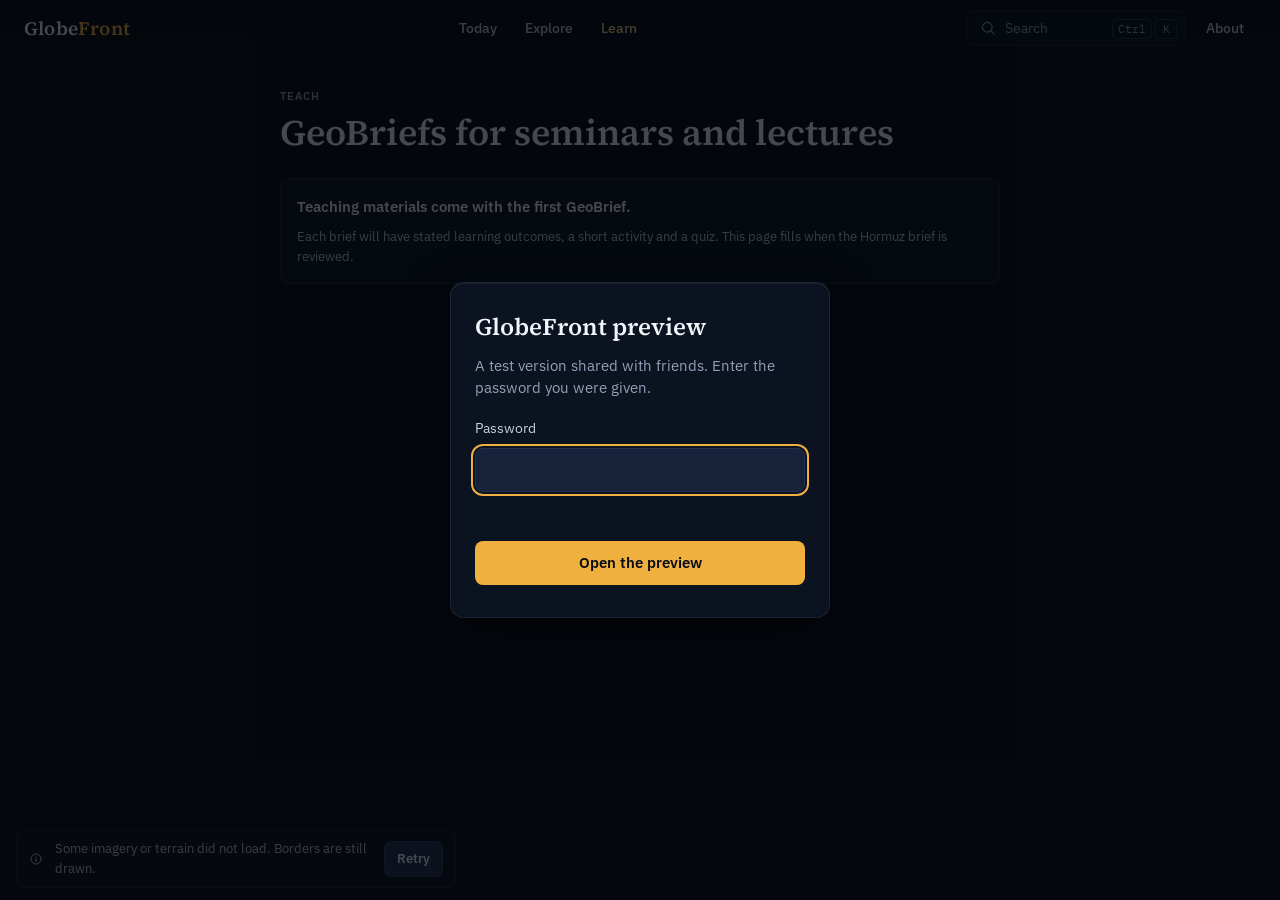
<file: teach/index.html>
<!DOCTYPE html><html lang="en-GB" class="_3WBcSq_variable FQaqCq_variable nngANq_variable k3BbwW_variable"><head><meta charSet="utf-8"/><meta name="viewport" content="width=device-width, initial-scale=1, viewport-fit=cover"/><link rel="preload" href="/_next/static/media/ibm_plex_sans_latin_400_normal-s.p.1xf5nwxyfigak.woff2" as="font" crossorigin="" type="font/woff2"/><link rel="preload" href="/_next/static/media/ibm_plex_sans_latin_500_normal-s.p.2i4a1iuj6lbvw.woff2" as="font" crossorigin="" type="font/woff2"/><link rel="preload" href="/_next/static/media/ibm_plex_sans_latin_600_normal-s.p.2ovda_azncp9b.woff2" as="font" crossorigin="" type="font/woff2"/><link rel="preload" href="/_next/static/media/source_serif_4_latin_600_normal-s.p.1hueffaspwr_u.woff2" as="font" crossorigin="" type="font/woff2"/><link rel="stylesheet" href="/_next/static/chunks/24v7jlpwjnarr.css" data-precedence="next"/><link rel="stylesheet" href="/_next/static/chunks/1fx_1ubcz0rv2.css" data-precedence="next"/><link rel="stylesheet" href="/_next/static/chunks/24422_-97eres.css" data-precedence="next"/><link rel="preload" as="script" fetchPriority="low" href="/_next/static/chunks/310vm2bl3xxpt.js"/><script src="/_next/static/chunks/1wnov70f88xjy.js" async=""></script><script src="/_next/static/chunks/39_j1bdzreq0m.js" async=""></script><script src="/_next/static/chunks/0c98xzjfks9hq.js" async=""></script><script src="/_next/static/chunks/turbopack-2u1d16houkiyo.js" async=""></script><script src="/_next/static/chunks/1z-rbwcpc-sqt.js" async=""></script><script src="/_next/static/chunks/3h3_yyv-plcud.js" async=""></script><script src="/_next/static/chunks/1i301u_5sh378.js" async=""></script><meta name="theme-color" content="#03060B"/><title>Teach · GlobeFront</title><meta name="description" content="The world, explained by its geography: an interactive globe and short sourced GeoBriefs."/><meta name="robots" content="noindex, nofollow"/><meta name="next-size-adjust" content=""/><script src="/_next/static/chunks/0cz1d0mv5g_q7.js" noModule=""></script></head><body><div hidden=""><!--$--><!--/$--></div><div class="aZfMhW_stage" data-status="poster" aria-label="Map" role="region"><div class="aZfMhW_poster" aria-hidden="true"></div><div class="aZfMhW_map" data-testid="map"></div></div><header class="f_wheG_topbar"><a class="f_wheG_wordmark" aria-label="GlobeFront, Atlas home" href="/">Globe<span>Front</span></a><nav aria-label="Modes" class="f_wheG_modes"><a class="f_wheG_mode" href="/">Today</a><a class="f_wheG_mode" href="/explore/">Explore</a><a class="f_wheG_mode" aria-current="page" href="/learn/">Learn</a></nav><div class="f_wheG_right"><button type="button" class="f_wheG_searchTrigger" aria-keyshortcuts="Control+K" aria-label="Search countries and places"><svg width="18" height="18" viewBox="0 0 24 24" fill="none" stroke="currentColor" stroke-width="1.6" stroke-linecap="round" stroke-linejoin="round" aria-hidden="true"><circle cx="11" cy="11" r="6.5"></circle><path d="m16 16 4.5 4.5"></path></svg><span>Search</span><span><kbd class="SP2qqW_kbd">Ctrl</kbd> <kbd class="SP2qqW_kbd">K</kbd></span></button><a class="f_wheG_mode" href="/about/">About</a></div></header><main class="gf-page _9-4i_G_page"><article class="_9-4i_G_article"><p class="gf-micro _9-4i_G_kicker">Teach</p><h1 class="gf-display-2">GeoBriefs for seminars and lectures</h1><div class="_9-4i_G_body"><div class="SP2qqW_state" role="status"><span class="SP2qqW_stateTitle">Teaching materials come with the first GeoBrief.</span><span class="gf-small">Each brief will have stated learning outcomes, a short activity and a quiz. This page fills when the Hormuz brief is reviewed.</span></div></div></article></main><!--$--><!--/$--><div class="f_wheG_notices"></div><nav aria-label="Sections" class="f_wheG_tabbar"><a class="f_wheG_tab" href="/">Today</a><a class="f_wheG_tab" href="/explore/">Explore</a><a class="f_wheG_tab" aria-current="page" href="/learn/">Learn</a></nav><dialog class="f_wheG_dialog" aria-label="Search the atlas"></dialog><div class="LiAcaa_gate" role="dialog" aria-modal="true" aria-labelledby="gf-gate-title"><form class="LiAcaa_card"><h1 id="gf-gate-title" class="LiAcaa_title">GlobeFront preview</h1><p class="LiAcaa_text">A test version shared with friends. Enter the password you were given.</p><label class="LiAcaa_label">Password<input class="LiAcaa_input" type="password" autoComplete="current-password" autofocus="" required="" name="password"/></label><p class="LiAcaa_error" aria-live="polite"></p><button type="submit" class="SP2qqW_button SP2qqW_primary">Open the preview</button></form></div><script id="_R_">(globalThis["TURBOPACK"] || (globalThis["TURBOPACK"] = [])).push({"otherChunks":["static/chunks/310vm2bl3xxpt.js","static/chunks/1wnov70f88xjy.js","static/chunks/39_j1bdzreq0m.js","static/chunks/0c98xzjfks9hq.js"],"runtimeModuleIds":[94553]});</script><script src="/_next/static/chunks/310vm2bl3xxpt.js" async=""></script><script>(self.__next_f=self.__next_f||[]).push([0])</script><script>self.__next_f.push([1,"1:\"$Sreact.fragment\"\n2:\"/_next/static/chunks/1z-rbwcpc-sqt.js\"\n3:\"/_next/static/chunks/3h3_yyv-plcud.js\"\n4:\"/_next/static/chunks/1i301u_5sh378.js\"\n5:I[91823,[\"$2\",\"$3\",\"$4\"],\"MapStage\"]\n6:I[36172,[\"$2\",\"$3\",\"$4\"],\"TopBar\"]\n7:I[39756,[\"$2\",\"$3\",\"$4\"],\"default\"]\n8:I[37457,[\"$2\",\"$3\",\"$4\"],\"default\"]\n9:I[58935,[\"$2\",\"$3\",\"$4\"],\"StoryPanel\"]\na:I[61466,[\"$2\",\"$3\",\"$4\"],\"CountryCard\"]\nb:I[61466,[\"$2\",\"$3\",\"$4\"],\"PlaceCard\"]\nc:I[36172,[\"$2\",\"$3\",\"$4\"],\"MapControls\"]\nd:I[36172,[\"$2\",\"$3\",\"$4\"],\"StageNotices\"]\ne:I[36172,[\"$2\",\"$3\",\"$4\"],\"Attribution\"]\nf:I[36172,[\"$2\",\"$3\",\"$4\"],\"TabBar\"]\n10:I[36172,[\"$2\",\"$3\",\"$4\"],\"SearchDialog\"]\n11:I[67272,[\"$2\",\"$3\",\"$4\"],\"PreviewGate\"]\n15:I[97367,[\"$2\",\"$3\",\"$4\"],\"OutletBoundary\"]\n16:\"$Sreact.suspense\"\n18:\"ViewportBoundary\"\n19:I[97367,[\"$2\",\"$3\",\"$4\"],\"$18\"]\n1b:\"MetadataBoundary\"\n1c:I[97367,[\"$2\",\"$3\",\"$4\"],\"$1b\"]\n1e:I[68027,[\"$2\",\"$3\",\"$4\"],\"default\",1]\n:HL[\"/_next/static/chunks/24v7jlpwjnarr.css\",\"style\"]\n:HL[\"/_next/static/chunks/1fx_1ubcz0rv2.css\",\"style\"]\n:HL[\"/_next/static/media/ibm_plex_sans_latin_400_normal-s.p.1xf5nwxyfigak.woff2\",\"font\",{\"crossOrigin\":\"\",\"type\":\"font/woff2\"}]\n:HL[\"/_next/static/media/ibm_plex_sans_latin_500_normal-s.p.2i4a1iuj6lbvw.woff2\",\"font\",{\"crossOrigin\":\"\",\"type\":\"font/woff2\"}]\n:HL[\"/_next/static/media/ibm_plex_sans_latin_600_normal-s.p.2ovda_azncp9b.woff2\",\"font\",{\"crossOrigin\":\"\",\"type\":\"font/woff2\"}]\n:HL[\"/_next/static/media/source_serif_4_latin_600_normal-s.p.1hueffaspwr_u.woff2\",\"font\",{\"crossOrigin\":\"\",\"type\":\"font/woff2\"}]\n:HL[\"/_next/static/chunks/24422_-97eres.css\",\"style\"]\n13:X\n14:[[\"children\",{\"s\":\"__PAGE__\",\"h\":512,\"d\":{\"r\":[\"$\",\"$1\",\"c\",{\"children\":[[\"$\",\"main\",null,{\"className\":\"gf-page _9-4i_G_page\",\"children\":[\"$\",\"article\",null,{\"className\":\"_9-4i_G_article\",\"children\":[[\"$\",\"p\",null,{\"className\":\"gf-micro _9-4i_G_kicker\",\"children\":\"Teach\"}],[\"$\",\"h1\",null,{\"className\":\"gf-display-2\",\"children\":\"GeoBriefs for seminars and lectures\"}],[\"$\",\"div\",null,{\"className\":\"_9-4i_G_body\",\"children\":[\"$\",\"div\",null,{\"className\":\"SP2qqW_state\",\"role\":\"status\",\"children\":[[\"$\",\"span\",null,{\"className\":\"SP2qqW_stateTitle\",\"children\":\"Teaching materials come with the first GeoBrief.\"}],[\"$\",\"span\",null,{\"className\":\"gf-small\",\"children\":\"Each brief will have stated learning outcomes, a short activity and a quiz. This page fills when the Hormuz brief is reviewed.\"}]]}]}]]}]}],[[\"$\",\"link\",\"0\",{\"rel\":\"stylesheet\",\"href\":\"/_next/static/chunks/24422_-97eres.css\",\"precedence\":\"next\",\"crossOrigin\":\"$undefined\",\"nonce\":\"$undefined\"}]],[\"$\",\"$L15\",null,{\"children\":[\"$\",\"$16\",null,{\"name\":\"Next.MetadataOutlet\",\"children\":\"$@17\"}]}]]}],\"p\":false,\"v\":null}}]]\n12:[[\"children\",{\"s\":\"teach\",\"h\":512,\"d\":{\"r\":[\"$\",\"$1\",\"c\",{\"children\":[null,[\"$\",\"$L7\",null,{\"parallelRouterKey\":\"children\",\"error\":\"$undefined\",\"errorStyles\":\"$undefined\",\"errorScripts\":\"$undefined\",\"template\":[\"$\",\"$L8\",null,{}],\"templateStyles\":\"$undefined\",\"templateScripts\":\"$undefined\",\"notFound\":\"$undefined\",\"forbidden\":\"$undefined\",\"unauthorized\":\"$undefined\"}]]}],\"p\":false,\"v\":\"$13\"},\"c\":\"$Q14\"}]]\n0:{\"P\":null,\"c\":[\"\",\"teach\",\"\"],\"q\":\"\",\"i\":false,\"t\":{\"t\":{\"s\":\"\",\"h\":528,\"d\":{\"r\":[\"$\",\"$1\",\"c\",{\"children\":[[[\"$\",\"link\",\"0\",{\"rel\":\"stylesheet\",\"href\":\"/_next/static/chunks/24v7jlpwjnarr.css\",\"precedence\":\"next\",\"crossOrigin\":\"$undefined\",\"nonce\":\"$undefined\"}],[\"$\",\"link\",\"1\",{\"rel\":\"stylesheet\",\"href\":\"/_next/static/chunks/1fx_1ubcz0rv2.css\",\"precedence\":\"next\",\"crossOrigin\":\"$undefined\",\"nonce\":\"$undefined\"}],[\"$\",\"script\",\"script-0\",{\"src\":\"/_next/static/chunks/1z-rbwcpc-sqt.js\",\"async\":true,\"nonce\":\"$undefined\"}],[\"$\",\"script\",\"script-1\",{\"src\":\"/_next/static/chunks/3h3_yyv-plcud.js\",\"async\":true,\"nonce\":\"$undefined\"}],[\"$\",\"script\",\"script-2\",{\"src\":\"/_next/static/chunks/1i301u_5sh378.js\",\"async\":true,\"nonce\":\"$undefined\"}]],[\"$\",\"html\",null,{\"lang\":\"en-GB\",\"className\":\"_3WBcSq_variable FQaqCq_variable nngANq_variable k3BbwW_variable\",\"children\":[\"$\",\"body\",null,{\"children\":[[\"$\",\"$L5\",null,{}],[\"$\",\"$L6\",null,{}],[\"$\",\"$L7\",null,{\"parallelRouterKey\":\"children\",\"error\":\"$undefined\",\"errorStyles\":\"$undefined\",\"errorScripts\":\"$undefined\",\"template\":[\"$\",\"$L8\",null,{}],\"templateStyles\":\"$undefined\",\"templateScripts\":\"$undefined\",\"notFound\":[[[\"$\",\"title\",null,{\"children\":\"404: This page could not be found.\"}],[\"$\",\"div\",null,{\"style\":{\"fontFamily\":\"system-ui,\\\"Segoe UI\\\",Roboto,Helvetica,Arial,sans-serif,\\\"Apple Color Emoji\\\",\\\"Segoe UI Emoji\\\"\",\"height\":\"100vh\",\"textAlign\":\"center\",\"display\":\"flex\",\"flexDirection\":\"column\",\"alignItems\":\"center\",\"justifyContent\":\"center\"},\"children\":[\"$\",\"div\",null,{\"children\":[[\"$\",\"style\",null,{\"dangerouslySetInnerHTML\":{\"__html\":\"body{color:#000;background:#fff;margin:0}.next-error-h1{border-right:1px solid rgba(0,0,0,.3)}@media (prefers-color-scheme:dark){body{color:#fff;background:#000}.next-error-h1{border-right:1px solid rgba(255,255,255,.3)}}\"}}],[\"$\",\"h1\",null,{\"className\":\"next-error-h1\",\"style\":{\"display\":\"inline-block\",\"margin\":\"0 20px 0 0\",\"padding\":\"0 23px 0 0\",\"fontSize\":24,\"fontWeight\":500,\"verticalAlign\":\"top\",\"lineHeight\":\"49px\"},\"children\":404}],[\"$\",\"div\",null,{\"style\":{\"display\":\"inline-block\"},\"children\":[\"$\",\"h2\",null,{\"style\":{\"fontSize\":14,\"fontWeight\":400,\"lineHeight\":\"49px\",\"margin\":0},\"children\":\"This page could not be found.\"}]}]]}]}]],[]],\"forbidden\":\"$undefined\",\"unauthorized\":\"$undefined\"}],[\"$\",\"$L9\",null,{}],[\"$\",\"$La\",null,{}],[\"$\",\"$Lb\",null,{}],[\"$\",\"$Lc\",null,{}],[\"$\",\"$Ld\",null,{}],[\"$\",\"$Le\",null,{}],[\"$\",\"$Lf\",null,{}],[\"$\",\"$L10\",null,{}],[\"$\",\"$L11\",null,{}]]}]}]]}],\"p\":false,\"v\":null},\"c\":\"$Q12\"},\"h\":{\"r\":[\"$\",\"$1\",\"h\",{\"children\":[null,[\"$\",\"$L19\",null,{\"children\":\"$L1a\"}],[\"$\",\"$L1c\",null,{\"children\":[[\"$\",\"div\",null,{\"hidden\":true,\"children\":[\"$\",\"$16\",null,{\"name\":\"Next.Metadata\",\"children\":\"$L1d\"}]}],null]}],[\"$\",\"meta\",null,{\"name\":\"next-size-adjust\",\"content\":\"\"}]]}],\"p\":false,\"v\":null}},\"m\":\"$undefined\",\"G\":[\"$1e\",[[\"$\",\"link\",\"0\",{\"rel\":\"stylesheet\",\"href\":\"/_next/static/chunks/24v7jlpwjnarr.css\",\"precedence\":\"next\",\"crossOrigin\":\"$undefined\",\"nonce\":\"$undefined\"}],[\"$\",\"link\",\"1\",{\"rel\":\"stylesheet\",\"href\":\"/_next/static/chunks/1fx_1ubcz0rv2.css\",\"precedence\":\"next\",\"crossOrigin\":\"$undefined\",\"nonce\":\"$undefined\"}]]],\"S\":true,\"r\":\"$undefined\",\"s\":\"$undefined\",\"a\":\"$undefined\",\"l\":\"$undefined\",\"p\":\"$undefined\",\"d\":\"$undefined\",\"b\":\"aAxcBAcaou_ILuV6whUw-\"}\n13:C\n1a:[[\"$\",\"meta\",\"0\",{\"charSet\":\"utf-8\"}],[\"$\",\"meta\",\"1\",{\"name\":\"viewport\",\"content\":\"width=device-width, initial-scale=1, viewport-fit=cover\"}],[\"$\",\"meta\",\"2\",{\"name\":\"theme-color\",\"content\":\"#03060B\"}]]\n17:null\n1d:[[\"$\",\"title\",\"0\",{\"children\":\"Teach · GlobeFront\"}],[\"$\",\"meta\",\"1\",{\"name\":\"description\",\"content\":\"The world, explained by its geography: an interactive globe and short sourced GeoBriefs.\"}],[\"$\",\"meta\",\"2\",{\"name\":\"robots\",\"content\":\"noindex, nofollow\"}]]\n"])</script></body></html>
</file>
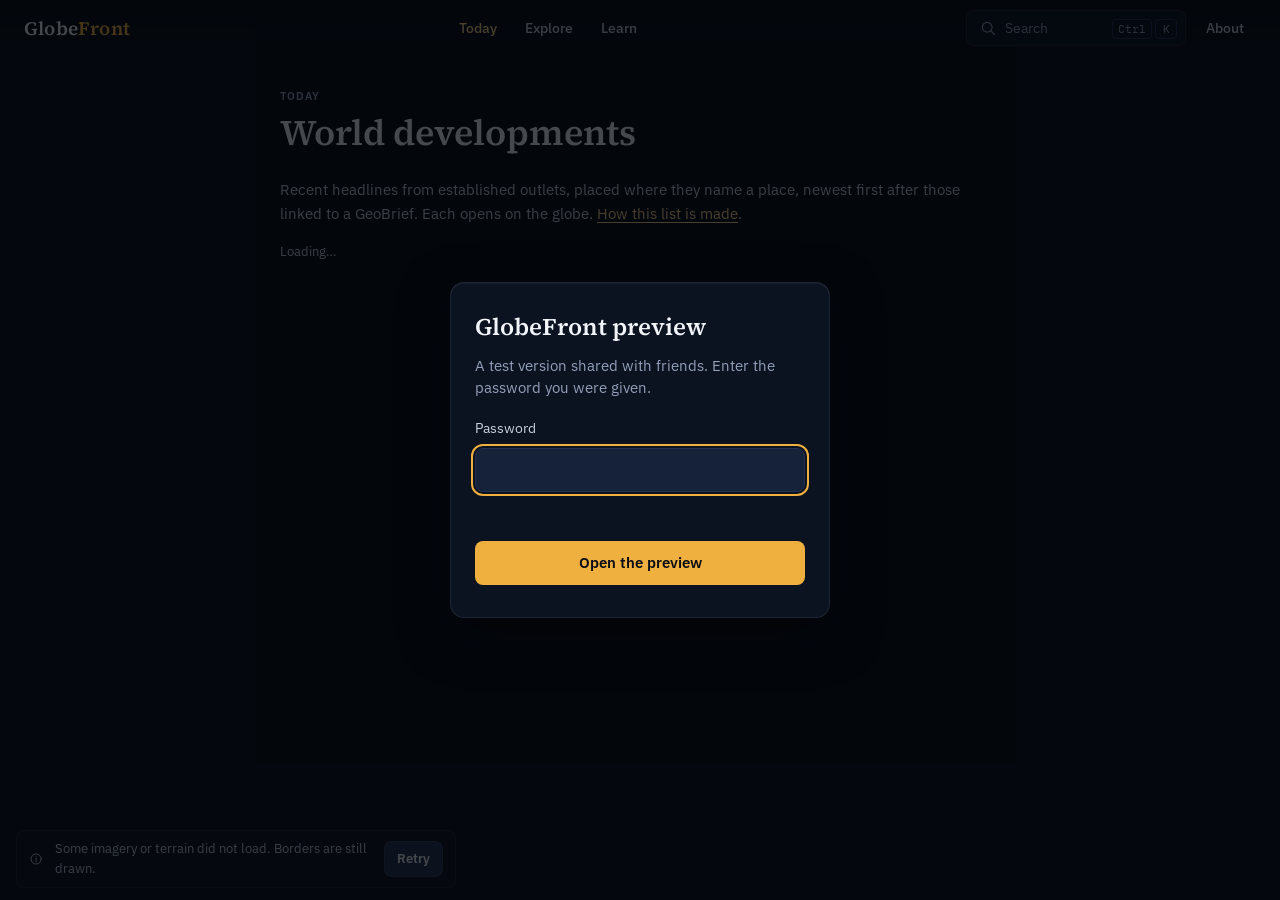
<file: wire/index.html>
<!DOCTYPE html><html lang="en-GB" class="_3WBcSq_variable FQaqCq_variable nngANq_variable k3BbwW_variable"><head><meta charSet="utf-8"/><meta name="viewport" content="width=device-width, initial-scale=1, viewport-fit=cover"/><link rel="preload" href="/_next/static/media/ibm_plex_sans_latin_400_normal-s.p.1xf5nwxyfigak.woff2" as="font" crossorigin="" type="font/woff2"/><link rel="preload" href="/_next/static/media/ibm_plex_sans_latin_500_normal-s.p.2i4a1iuj6lbvw.woff2" as="font" crossorigin="" type="font/woff2"/><link rel="preload" href="/_next/static/media/ibm_plex_sans_latin_600_normal-s.p.2ovda_azncp9b.woff2" as="font" crossorigin="" type="font/woff2"/><link rel="preload" href="/_next/static/media/source_serif_4_latin_600_normal-s.p.1hueffaspwr_u.woff2" as="font" crossorigin="" type="font/woff2"/><link rel="stylesheet" href="/_next/static/chunks/24v7jlpwjnarr.css" data-precedence="next"/><link rel="stylesheet" href="/_next/static/chunks/1fx_1ubcz0rv2.css" data-precedence="next"/><link rel="stylesheet" href="/_next/static/chunks/24422_-97eres.css" data-precedence="next"/><link rel="preload" as="script" fetchPriority="low" href="/_next/static/chunks/310vm2bl3xxpt.js"/><script src="/_next/static/chunks/1wnov70f88xjy.js" async=""></script><script src="/_next/static/chunks/39_j1bdzreq0m.js" async=""></script><script src="/_next/static/chunks/0c98xzjfks9hq.js" async=""></script><script src="/_next/static/chunks/turbopack-2u1d16houkiyo.js" async=""></script><script src="/_next/static/chunks/1z-rbwcpc-sqt.js" async=""></script><script src="/_next/static/chunks/3h3_yyv-plcud.js" async=""></script><script src="/_next/static/chunks/1i301u_5sh378.js" async=""></script><script src="/_next/static/chunks/0to39yebx5uc1.js" async=""></script><meta name="theme-color" content="#03060B"/><title>World developments · GlobeFront</title><meta name="description" content="The world, explained by its geography: an interactive globe and short sourced GeoBriefs."/><meta name="robots" content="noindex, nofollow"/><meta name="next-size-adjust" content=""/><script src="/_next/static/chunks/0cz1d0mv5g_q7.js" noModule=""></script></head><body><div hidden=""><!--$--><!--/$--></div><div class="aZfMhW_stage" data-status="poster" aria-label="Map" role="region"><div class="aZfMhW_poster" aria-hidden="true"></div><div class="aZfMhW_map" data-testid="map"></div></div><header class="f_wheG_topbar"><a class="f_wheG_wordmark" aria-label="GlobeFront, Atlas home" href="/">Globe<span>Front</span></a><nav aria-label="Modes" class="f_wheG_modes"><a class="f_wheG_mode" aria-current="page" href="/">Today</a><a class="f_wheG_mode" href="/explore/">Explore</a><a class="f_wheG_mode" href="/learn/">Learn</a></nav><div class="f_wheG_right"><button type="button" class="f_wheG_searchTrigger" aria-keyshortcuts="Control+K" aria-label="Search countries and places"><svg width="18" height="18" viewBox="0 0 24 24" fill="none" stroke="currentColor" stroke-width="1.6" stroke-linecap="round" stroke-linejoin="round" aria-hidden="true"><circle cx="11" cy="11" r="6.5"></circle><path d="m16 16 4.5 4.5"></path></svg><span>Search</span><span><kbd class="SP2qqW_kbd">Ctrl</kbd> <kbd class="SP2qqW_kbd">K</kbd></span></button><a class="f_wheG_mode" href="/about/">About</a></div></header><main class="gf-page _9-4i_G_page"><article class="_9-4i_G_article"><p class="gf-micro _9-4i_G_kicker">Today</p><h1 class="gf-display-2">World developments</h1><div class="_9-4i_G_body"><p>Recent headlines from established outlets, placed where they name a place, newest first after those linked to a GeoBrief. Each opens on the globe. <a href="/about/how-the-wire-works/">How this list is made</a>.</p><p class="gf-small">Loading…</p></div></article></main><!--$--><!--/$--><div class="f_wheG_notices"></div><nav aria-label="Sections" class="f_wheG_tabbar"><a class="f_wheG_tab" aria-current="page" href="/">Today</a><a class="f_wheG_tab" href="/explore/">Explore</a><a class="f_wheG_tab" href="/learn/">Learn</a></nav><dialog class="f_wheG_dialog" aria-label="Search the atlas"></dialog><div class="LiAcaa_gate" role="dialog" aria-modal="true" aria-labelledby="gf-gate-title"><form class="LiAcaa_card"><h1 id="gf-gate-title" class="LiAcaa_title">GlobeFront preview</h1><p class="LiAcaa_text">A test version shared with friends. Enter the password you were given.</p><label class="LiAcaa_label">Password<input class="LiAcaa_input" type="password" autoComplete="current-password" autofocus="" required="" name="password"/></label><p class="LiAcaa_error" aria-live="polite"></p><button type="submit" class="SP2qqW_button SP2qqW_primary">Open the preview</button></form></div><script id="_R_">(globalThis["TURBOPACK"] || (globalThis["TURBOPACK"] = [])).push({"otherChunks":["static/chunks/310vm2bl3xxpt.js","static/chunks/1wnov70f88xjy.js","static/chunks/39_j1bdzreq0m.js","static/chunks/0c98xzjfks9hq.js"],"runtimeModuleIds":[94553]});</script><script src="/_next/static/chunks/310vm2bl3xxpt.js" async=""></script><script>(self.__next_f=self.__next_f||[]).push([0])</script><script>self.__next_f.push([1,"1:\"$Sreact.fragment\"\n2:\"/_next/static/chunks/1z-rbwcpc-sqt.js\"\n3:\"/_next/static/chunks/3h3_yyv-plcud.js\"\n4:\"/_next/static/chunks/1i301u_5sh378.js\"\n5:I[91823,[\"$2\",\"$3\",\"$4\"],\"MapStage\"]\n6:I[36172,[\"$2\",\"$3\",\"$4\"],\"TopBar\"]\n7:I[39756,[\"$2\",\"$3\",\"$4\"],\"default\"]\n8:I[37457,[\"$2\",\"$3\",\"$4\"],\"default\"]\n9:I[58935,[\"$2\",\"$3\",\"$4\"],\"StoryPanel\"]\na:I[61466,[\"$2\",\"$3\",\"$4\"],\"CountryCard\"]\nb:I[61466,[\"$2\",\"$3\",\"$4\"],\"PlaceCard\"]\nc:I[36172,[\"$2\",\"$3\",\"$4\"],\"MapControls\"]\nd:I[36172,[\"$2\",\"$3\",\"$4\"],\"StageNotices\"]\ne:I[36172,[\"$2\",\"$3\",\"$4\"],\"Attribution\"]\nf:I[36172,[\"$2\",\"$3\",\"$4\"],\"TabBar\"]\n10:I[36172,[\"$2\",\"$3\",\"$4\"],\"SearchDialog\"]\n11:I[67272,[\"$2\",\"$3\",\"$4\"],\"PreviewGate\"]\n15:\"/_next/static/chunks/0to39yebx5uc1.js\"\n16:I[22016,[\"$2\",\"$3\",\"$4\",\"$15\"],\"\"]\n17:I[32370,[\"$2\",\"$3\",\"$4\",\"$15\"],\"WireList\"]\n18:I[97367,[\"$2\",\"$3\",\"$4\"],\"OutletBoundary\"]\n19:\"$Sreact.suspense\"\n1b:\"ViewportBoundary\"\n1c:I[97367,[\"$2\",\"$3\",\"$4\"],\"$1b\"]\n1e:\"MetadataBoundary\"\n1f:I[97367,[\"$2\",\"$3\",\"$4\"],\"$1e\"]\n21:I[68027,[\"$2\",\"$3\",\"$4\"],\"default\",1]\n:HL[\"/_next/static/chunks/24v7jlpwjnarr.css\",\"style\"]\n:HL[\"/_next/static/chunks/1fx_1ubcz0rv2.css\",\"style\"]\n:HL[\"/_next/static/media/ibm_plex_sans_latin_400_normal-s.p.1xf5nwxyfigak.woff2\",\"font\",{\"crossOrigin\":\"\",\"type\":\"font/woff2\"}]\n:HL[\"/_next/static/media/ibm_plex_sans_latin_500_normal-s.p.2i4a1iuj6lbvw.woff2\",\"font\",{\"crossOrigin\":\"\",\"type\":\"font/woff2\"}]\n:HL[\"/_next/static/media/ibm_plex_sans_latin_600_normal-s.p.2ovda_azncp9b.woff2\",\"font\",{\"crossOrigin\":\"\",\"type\":\"font/woff2\"}]\n:HL[\"/_next/static/media/source_serif_4_latin_600_normal-s.p.1hueffaspwr_u.woff2\",\"font\",{\"crossOrigin\":\"\",\"type\":\"font/woff2\"}]\n:HL[\"/_next/static/chunks/24422_-97eres.css\",\"style\"]\n13:X\n14:[[\"children\",{\"s\":\"__PAGE__\",\"h\":512,\"d\":{\"r\":[\"$\",\"$1\",\"c\",{\"children\":[[\"$\",\"main\",null,{\"className\":\"gf-page _9-4i_G_page\",\"children\":[\"$\",\"article\",null,{\"className\":\"_9-4i_G_article\",\"children\":[[\"$\",\"p\",null,{\"className\":\"gf-micro _9-4i_G_kicker\",\"children\":\"Today\"}],[\"$\",\"h1\",null,{\"className\":\"gf-display-2\",\"children\":\"World developments\"}],[\"$\",\"div\",null,{\"className\":\"_9-4i_G_body\",\"children\":[[\"$\",\"p\",null,{\"children\":[\"Recent headlines from established outlets, placed where they name a place, newest first after those linked to a GeoBrief. Each opens on the globe. \",[\"$\",\"$L16\",null,{\"href\":\"/about/how-the-wire-works\",\"children\":\"How this list is made\"}],\".\"]}],[\"$\",\"$L17\",null,{}]]}]]}]}],[[\"$\",\"link\",\"0\",{\"rel\":\"stylesheet\",\"href\":\"/_next/static/chunks/24422_-97eres.css\",\"precedence\":\"next\",\"crossOrigin\":\"$undefined\",\"nonce\":\"$undefined\"}],[\"$\",\"script\",\"script-0\",{\"src\":\"/_next/static/chunks/0to39yebx5uc1.js\",\"async\":true,\"nonce\":\"$undefined\"}]],[\"$\",\"$L18\",null,{\"children\":[\"$\",\"$19\",null,{\"name\":\"Next.MetadataOutlet\",\"children\":\"$@1a\"}]}]]}],\"p\":false,\"v\":null}}]]\n12:[[\"children\",{\"s\":\"wire\",\"h\":512,\"d\":{\"r\":[\"$\",\"$1\",\"c\",{\"children\":[null,[\"$\",\"$L7\",null,{\"parallelRouterKey\":\"children\",\"error\":\"$undefined\",\"errorStyles\":\"$undefined\",\"errorScripts\":\"$undefined\",\"template\":[\"$\",\"$L8\",null,{}],\"templateStyles\":\"$undefined\",\"templateScripts\":\"$undefined\",\"notFound\":\"$undefined\",\"forbidden\":\"$undefined\",\"unauthorized\":\"$undefined\"}]]}],\"p\":false,\"v\":\"$13\"},\"c\":\"$Q14\"}]]\n0:{\"P\":null,\"c\":[\"\",\"wire\",\"\"],\"q\":\"\",\"i\":false,\"t\":{\"t\":{\"s\":\"\",\"h\":528,\"d\":{\"r\":[\"$\",\"$1\",\"c\",{\"children\":[[[\"$\",\"link\",\"0\",{\"rel\":\"stylesheet\",\"href\":\"/_next/static/chunks/24v7jlpwjnarr.css\",\"precedence\":\"next\",\"crossOrigin\":\"$undefined\",\"nonce\":\"$undefined\"}],[\"$\",\"link\",\"1\",{\"rel\":\"stylesheet\",\"href\":\"/_next/static/chunks/1fx_1ubcz0rv2.css\",\"precedence\":\"next\",\"crossOrigin\":\"$undefined\",\"nonce\":\"$undefined\"}],[\"$\",\"script\",\"script-0\",{\"src\":\"/_next/static/chunks/1z-rbwcpc-sqt.js\",\"async\":true,\"nonce\":\"$undefined\"}],[\"$\",\"script\",\"script-1\",{\"src\":\"/_next/static/chunks/3h3_yyv-plcud.js\",\"async\":true,\"nonce\":\"$undefined\"}],[\"$\",\"script\",\"script-2\",{\"src\":\"/_next/static/chunks/1i301u_5sh378.js\",\"async\":true,\"nonce\":\"$undefined\"}]],[\"$\",\"html\",null,{\"lang\":\"en-GB\",\"className\":\"_3WBcSq_variable FQaqCq_variable nngANq_variable k3BbwW_variable\",\"children\":[\"$\",\"body\",null,{\"children\":[[\"$\",\"$L5\",null,{}],[\"$\",\"$L6\",null,{}],[\"$\",\"$L7\",null,{\"parallelRouterKey\":\"children\",\"error\":\"$undefined\",\"errorStyles\":\"$undefined\",\"errorScripts\":\"$undefined\",\"template\":[\"$\",\"$L8\",null,{}],\"templateStyles\":\"$undefined\",\"templateScripts\":\"$undefined\",\"notFound\":[[[\"$\",\"title\",null,{\"children\":\"404: This page could not be found.\"}],[\"$\",\"div\",null,{\"style\":{\"fontFamily\":\"system-ui,\\\"Segoe UI\\\",Roboto,Helvetica,Arial,sans-serif,\\\"Apple Color Emoji\\\",\\\"Segoe UI Emoji\\\"\",\"height\":\"100vh\",\"textAlign\":\"center\",\"display\":\"flex\",\"flexDirection\":\"column\",\"alignItems\":\"center\",\"justifyContent\":\"center\"},\"children\":[\"$\",\"div\",null,{\"children\":[[\"$\",\"style\",null,{\"dangerouslySetInnerHTML\":{\"__html\":\"body{color:#000;background:#fff;margin:0}.next-error-h1{border-right:1px solid rgba(0,0,0,.3)}@media (prefers-color-scheme:dark){body{color:#fff;background:#000}.next-error-h1{border-right:1px solid rgba(255,255,255,.3)}}\"}}],[\"$\",\"h1\",null,{\"className\":\"next-error-h1\",\"style\":{\"display\":\"inline-block\",\"margin\":\"0 20px 0 0\",\"padding\":\"0 23px 0 0\",\"fontSize\":24,\"fontWeight\":500,\"verticalAlign\":\"top\",\"lineHeight\":\"49px\"},\"children\":404}],[\"$\",\"div\",null,{\"style\":{\"display\":\"inline-block\"},\"children\":[\"$\",\"h2\",null,{\"style\":{\"fontSize\":14,\"fontWeight\":400,\"lineHeight\":\"49px\",\"margin\":0},\"children\":\"This page could not be found.\"}]}]]}]}]],[]],\"forbidden\":\"$undefined\",\"unauthorized\":\"$undefined\"}],[\"$\",\"$L9\",null,{}],[\"$\",\"$La\",null,{}],[\"$\",\"$Lb\",null,{}],[\"$\",\"$Lc\",null,{}],[\"$\",\"$Ld\",null,{}],[\"$\",\"$Le\",null,{}],[\"$\",\"$Lf\",null,{}],[\"$\",\"$L10\",null,{}],[\"$\",\"$L11\",null,{}]]}]}]]}],\"p\":false,\"v\":null},\"c\":\"$Q12\"},\"h\":{\"r\":[\"$\",\"$1\",\"h\",{\"children\":[null,[\"$\",\"$L1c\",null,{\"children\":\"$L1d\"}],[\"$\",\"$L1f\",null,{\"children\":[[\"$\",\"div\",null,{\"hidden\":true,\"children\":[\"$\",\"$19\",null,{\"name\":\"Next.Metadata\",\"children\":\"$L20\"}]}],null]}],[\"$\",\"meta\",null,{\"name\":\"next-size-adjust\",\"content\":\"\"}]]}],\"p\":false,\"v\":null}},\"m\":\"$undefined\",\"G\":[\"$21\",[[\"$\",\"link\",\"0\",{\"rel\":\"stylesheet\",\"href\":\"/_next/static/chunks/24v7jlpwjnarr.css\",\"precedence\":\"next\",\"crossOrigin\":\"$undefined\",\"nonce\":\"$undefined\"}],[\"$\",\"link\",\"1\",{\"rel\":\"stylesheet\",\"href\":\"/_next/static/chunks/1fx_1ubcz0rv2.css\",\"precedence\":\"next\",\"crossOrigin\":\"$undefined\",\"nonce\":\"$undefined\"}]]],\"S\":true,\"r\":\"$undefined\",\"s\":\"$undefined\",\"a\":\"$undefined\",\"l\":\"$undefined\",\"p\":\"$undefined\",\"d\":\"$undefined\",\"b\":\"aAxcBAcaou_ILuV6whUw-\"}\n13:C\n1d:[[\"$\",\"meta\",\"0\",{\"charSet\":\"utf-8\"}],[\"$\",\"meta\",\"1\",{\"name\":\"viewport\",\"content\":\"width=device-width, initial-scale=1, viewport-fit=cover\"}],[\"$\",\"meta\",\"2\",{\"name\":\"theme-color\",\"content\":\"#03060B\"}]]\n1a:null\n20:[[\"$\",\"title\",\"0\",{\"children\":\"World developments · GlobeFront\"}],[\"$\",\"meta\",\"1\",{\"name\":\"description\",\"content\":\"The world, explained by its geography: an interactive globe and short sourced GeoBriefs.\"}],[\"$\",\"meta\",\"2\",{\"name\":\"robots\",\"content\":\"noindex, nofollow\"}]]\n"])</script></body></html>
</file>
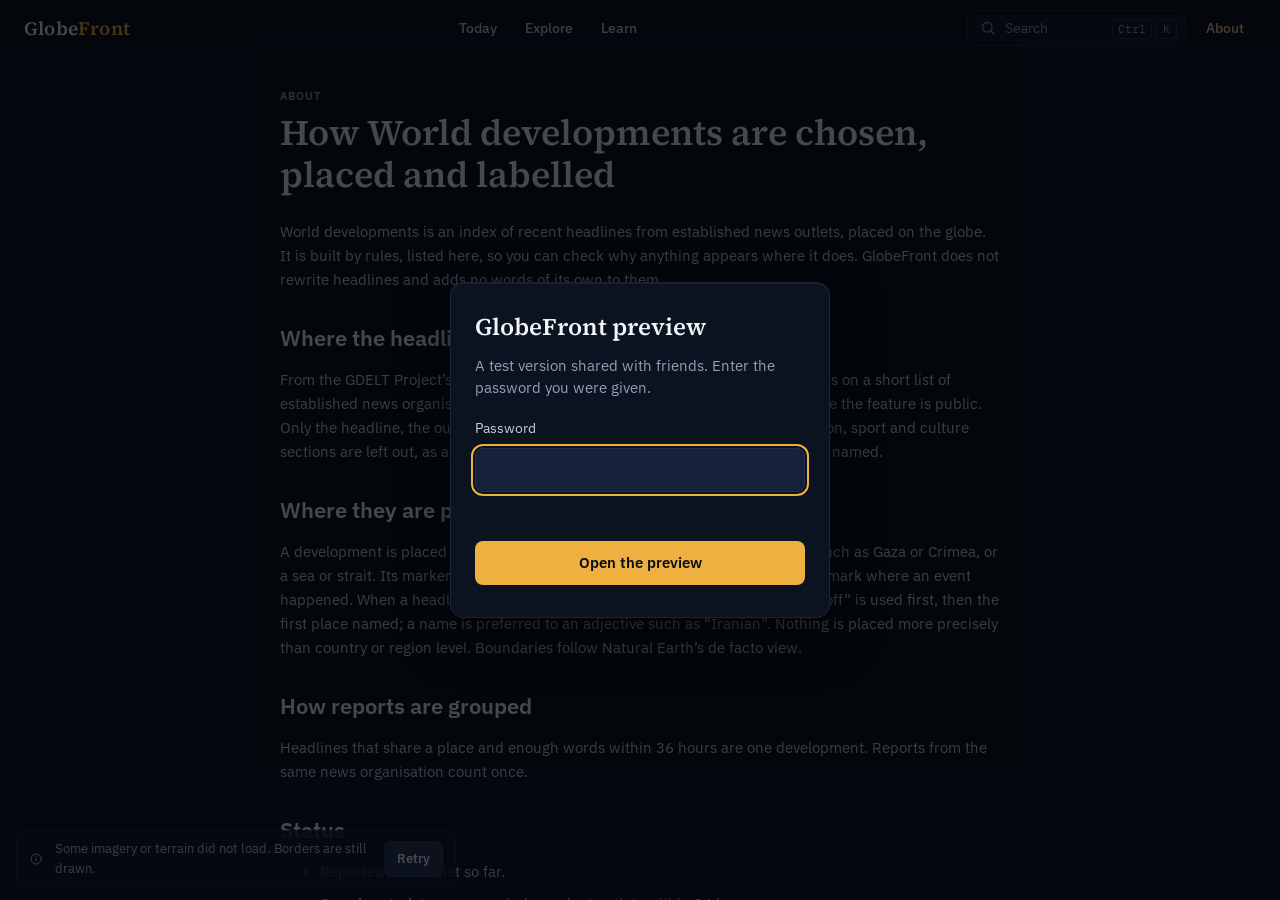
<file: about/how-the-wire-works/index.html>
<!DOCTYPE html><html lang="en-GB" class="_3WBcSq_variable FQaqCq_variable nngANq_variable k3BbwW_variable"><head><meta charSet="utf-8"/><meta name="viewport" content="width=device-width, initial-scale=1, viewport-fit=cover"/><link rel="preload" href="/_next/static/media/ibm_plex_sans_latin_400_normal-s.p.1xf5nwxyfigak.woff2" as="font" crossorigin="" type="font/woff2"/><link rel="preload" href="/_next/static/media/ibm_plex_sans_latin_500_normal-s.p.2i4a1iuj6lbvw.woff2" as="font" crossorigin="" type="font/woff2"/><link rel="preload" href="/_next/static/media/ibm_plex_sans_latin_600_normal-s.p.2ovda_azncp9b.woff2" as="font" crossorigin="" type="font/woff2"/><link rel="preload" href="/_next/static/media/source_serif_4_latin_600_normal-s.p.1hueffaspwr_u.woff2" as="font" crossorigin="" type="font/woff2"/><link rel="stylesheet" href="/_next/static/chunks/24v7jlpwjnarr.css" data-precedence="next"/><link rel="stylesheet" href="/_next/static/chunks/1fx_1ubcz0rv2.css" data-precedence="next"/><link rel="stylesheet" href="/_next/static/chunks/24422_-97eres.css" data-precedence="next"/><link rel="preload" as="script" fetchPriority="low" href="/_next/static/chunks/310vm2bl3xxpt.js"/><script src="/_next/static/chunks/1wnov70f88xjy.js" async=""></script><script src="/_next/static/chunks/39_j1bdzreq0m.js" async=""></script><script src="/_next/static/chunks/0c98xzjfks9hq.js" async=""></script><script src="/_next/static/chunks/turbopack-2u1d16houkiyo.js" async=""></script><script src="/_next/static/chunks/1z-rbwcpc-sqt.js" async=""></script><script src="/_next/static/chunks/3h3_yyv-plcud.js" async=""></script><script src="/_next/static/chunks/1i301u_5sh378.js" async=""></script><meta name="theme-color" content="#03060B"/><title>How World developments work · GlobeFront</title><meta name="description" content="The world, explained by its geography: an interactive globe and short sourced GeoBriefs."/><meta name="robots" content="noindex, nofollow"/><meta name="next-size-adjust" content=""/><script src="/_next/static/chunks/0cz1d0mv5g_q7.js" noModule=""></script></head><body><div hidden=""><!--$--><!--/$--></div><div class="aZfMhW_stage" data-status="poster" aria-label="Map" role="region"><div class="aZfMhW_poster" aria-hidden="true"></div><div class="aZfMhW_map" data-testid="map"></div></div><header class="f_wheG_topbar"><a class="f_wheG_wordmark" aria-label="GlobeFront, Atlas home" href="/">Globe<span>Front</span></a><nav aria-label="Modes" class="f_wheG_modes"><a class="f_wheG_mode" href="/">Today</a><a class="f_wheG_mode" href="/explore/">Explore</a><a class="f_wheG_mode" href="/learn/">Learn</a></nav><div class="f_wheG_right"><button type="button" class="f_wheG_searchTrigger" aria-keyshortcuts="Control+K" aria-label="Search countries and places"><svg width="18" height="18" viewBox="0 0 24 24" fill="none" stroke="currentColor" stroke-width="1.6" stroke-linecap="round" stroke-linejoin="round" aria-hidden="true"><circle cx="11" cy="11" r="6.5"></circle><path d="m16 16 4.5 4.5"></path></svg><span>Search</span><span><kbd class="SP2qqW_kbd">Ctrl</kbd> <kbd class="SP2qqW_kbd">K</kbd></span></button><a class="f_wheG_mode" aria-current="page" href="/about/">About</a></div></header><main class="gf-page _9-4i_G_page"><article class="_9-4i_G_article"><p class="gf-micro _9-4i_G_kicker">About</p><h1 class="gf-display-2">How World developments are chosen, placed and labelled</h1><div class="_9-4i_G_body"><p>World developments is an index of recent headlines from established news outlets, placed on the globe. It is built by rules, listed here, so you can check why anything appears where it does. GlobeFront does not rewrite headlines and adds no words of its own to them.</p><h2>Where the headlines come from</h2><p>From the GDELT Project’s news index, read every 15 minutes, keeping only outlets on a short list of established news organisations. The list is provisional and will be reviewed before the feature is public. Only the headline, the outlet and the link are used; articles are not copied. Opinion, sport and culture sections are left out, as are headlines with no geopolitical vocabulary or no place named.</p><h2>Where they are placed</h2><p>A development is placed where its headlines name a place: a country, a region such as Gaza or Crimea, or a sea or strait. Its marker sits at that country’s or region’s label point: it does not mark where an event happened. When a headline names several places, a place after “in”, “near” or “off” is used first, then the first place named; a name is preferred to an adjective such as “Iranian”. Nothing is placed more precisely than country or region level. Boundaries follow Natural Earth’s de facto view.</p><h2>How reports are grouped</h2><p>Headlines that share a place and enough words within 36 hours are one development. Reports from the same news organisation count once.</p><h2>Status</h2><ul><li><strong>Reported</strong>: one outlet so far.</li><li><strong>Corroborated</strong>: two or more independent outlets within 24 hours.</li></ul><h2>What the markers mean</h2><p>Colour always comes with a shape and words; it describes what was reported, not a GlobeFront judgement.</p><ul><li><strong>Red, a disc with a ring</strong>: <!-- -->high-risk report, corroborated<!-- -->. <!-- -->Violence, casualties or nuclear matters, reported by two or more independent outlets within 24 hours.</li><li><strong>Amber, a disc</strong>: <!-- -->high-risk report from one outlet, or elevated risk, corroborated<!-- -->. <!-- -->Violence, casualties or nuclear matters from one outlet so far; or sanctions, military movements or blockades from two or more.</li><li><strong>Grey, a ring</strong>: <!-- -->other reports<!-- -->. <!-- -->Diplomacy, politics, trade and other developments.</li></ul><p>“High risk” means the headline uses words about violence, casualties or nuclear matters; “elevated” means sanctions, military movements or blockades. Accidents with casualties count as high risk under this rule.</p><h2>Order and time</h2><p>Developments linked to a GeoBrief come first, then the rest, newest first. Times are the outlet’s publication time where the index has it, and otherwise the time the index listed the article, labelled as such. If the index has not updated for 90 minutes the list says “Feed delayed”; after six hours it says “Paused” and shows times in UTC.</p><h2>Links to GeoBriefs</h2><p>A development links to a GeoBrief only by rule: for the Strait of Hormuz, when a headline names the strait, or names a Gulf state together with shipping or energy words. GlobeFront’s own background appears only after it has been reviewed.</p><p>Index:<!-- --> <a href="https://www.gdeltproject.org/" target="_blank" rel="noopener noreferrer">The GDELT Project</a>.</p></div></article></main><!--$--><!--/$--><div class="f_wheG_notices"></div><nav aria-label="Sections" class="f_wheG_tabbar"><a class="f_wheG_tab" href="/">Today</a><a class="f_wheG_tab" href="/explore/">Explore</a><a class="f_wheG_tab" href="/learn/">Learn</a></nav><dialog class="f_wheG_dialog" aria-label="Search the atlas"></dialog><div class="LiAcaa_gate" role="dialog" aria-modal="true" aria-labelledby="gf-gate-title"><form class="LiAcaa_card"><h1 id="gf-gate-title" class="LiAcaa_title">GlobeFront preview</h1><p class="LiAcaa_text">A test version shared with friends. Enter the password you were given.</p><label class="LiAcaa_label">Password<input class="LiAcaa_input" type="password" autoComplete="current-password" autofocus="" required="" name="password"/></label><p class="LiAcaa_error" aria-live="polite"></p><button type="submit" class="SP2qqW_button SP2qqW_primary">Open the preview</button></form></div><script id="_R_">(globalThis["TURBOPACK"] || (globalThis["TURBOPACK"] = [])).push({"otherChunks":["static/chunks/310vm2bl3xxpt.js","static/chunks/1wnov70f88xjy.js","static/chunks/39_j1bdzreq0m.js","static/chunks/0c98xzjfks9hq.js"],"runtimeModuleIds":[94553]});</script><script src="/_next/static/chunks/310vm2bl3xxpt.js" async=""></script><script>(self.__next_f=self.__next_f||[]).push([0])</script><script>self.__next_f.push([1,"1:\"$Sreact.fragment\"\n2:\"/_next/static/chunks/1z-rbwcpc-sqt.js\"\n3:\"/_next/static/chunks/3h3_yyv-plcud.js\"\n4:\"/_next/static/chunks/1i301u_5sh378.js\"\n5:I[91823,[\"$2\",\"$3\",\"$4\"],\"MapStage\"]\n6:I[36172,[\"$2\",\"$3\",\"$4\"],\"TopBar\"]\n7:I[39756,[\"$2\",\"$3\",\"$4\"],\"default\"]\n8:I[37457,[\"$2\",\"$3\",\"$4\"],\"default\"]\n9:I[58935,[\"$2\",\"$3\",\"$4\"],\"StoryPanel\"]\na:I[61466,[\"$2\",\"$3\",\"$4\"],\"CountryCard\"]\nb:I[61466,[\"$2\",\"$3\",\"$4\"],\"PlaceCard\"]\nc:I[36172,[\"$2\",\"$3\",\"$4\"],\"MapControls\"]\nd:I[36172,[\"$2\",\"$3\",\"$4\"],\"StageNotices\"]\ne:I[36172,[\"$2\",\"$3\",\"$4\"],\"Attribution\"]\nf:I[36172,[\"$2\",\"$3\",\"$4\"],\"TabBar\"]\n10:I[36172,[\"$2\",\"$3\",\"$4\"],\"SearchDialog\"]\n11:I[67272,[\"$2\",\"$3\",\"$4\"],\"PreviewGate\"]\n25:\"ViewportBoundary\"\n26:I[97367,[\"$2\",\"$3\",\"$4\"],\"$25\"]\n28:\"MetadataBoundary\"\n29:I[97367,[\"$2\",\"$3\",\"$4\"],\"$28\"]\n2a:\"$Sreact.suspense\"\n2c:I[68027,[\"$2\",\"$3\",\"$4\"],\"default\",1]\n:HL[\"/_next/static/chunks/24v7jlpwjnarr.css\",\"style\"]\n:HL[\"/_next/static/chunks/1fx_1ubcz0rv2.css\",\"style\"]\n:HL[\"/_next/static/media/ibm_plex_sans_latin_400_normal-s.p.1xf5nwxyfigak.woff2\",\"font\",{\"crossOrigin\":\"\",\"type\":\"font/woff2\"}]\n:HL[\"/_next/static/media/ibm_plex_sans_latin_500_normal-s.p.2i4a1iuj6lbvw.woff2\",\"font\",{\"crossOrigin\":\"\",\"type\":\"font/woff2\"}]\n:HL[\"/_next/static/media/ibm_plex_sans_latin_600_normal-s.p.2ovda_azncp9b.woff2\",\"font\",{\"crossOrigin\":\"\",\"type\":\"font/woff2\"}]\n:HL[\"/_next/static/media/source_serif_4_latin_600_normal-s.p.1hueffaspwr_u.woff2\",\"font\",{\"crossOrigin\":\"\",\"type\":\"font/woff2\"}]\n:HL[\"/_next/static/chunks/24422_-97eres.css\",\"style\"]\n13:X\n15:[[\"children\",{\"s\":\"__PAGE__\",\"h\":512,\"d\":{\"r\":[\"$\",\"$1\",\"c\",{\"children\":[[\"$\",\"main\",null,{\"className\":\"gf-page _9-4i_G_page\",\"children\":[\"$\",\"article\",null,{\"className\":\"_9-4i_G_article\",\"children\":[[\"$\",\"p\",null,{\"className\":\"gf-micro _9-4i_G_kicker\",\"children\":\"About\"}],[\"$\",\"h1\",null,{\"className\":\"gf-display-2\",\"children\":\"How World developments are chosen, placed and labelled\"}],[\"$\",\"div\",null,{\"className\":\"_9-4i_G_body\",\"children\":[[\"$\",\"p\",null,{\"children\":\"World developments is an index of recent headlines from established news outlets, placed on the globe. It is built by rules, listed here, so you can check why anything appears where it does. GlobeFront does not rewrite headlines and adds no words of its own to them.\"}],[\"$\",\"h2\",null,{\"children\":\"Where the headlines come from\"}],[\"$\",\"p\",null,{\"children\":\"From the GDELT Project’s news index, read every 15 minutes, keeping only outlets on a short list of established news organisations. The list is provisional and will be reviewed before the feature is public. Only the headline, the outlet and the link are used; articles are not copied. Opinion, sport and culture sections are left out, as are headlines with no geopolitical vocabulary or no place named.\"}],[\"$\",\"h2\",null,{\"children\":\"Where they are placed\"}],[\"$\",\"p\",null,{\"children\":\"A development is placed where its headlines name a place: a country, a region such as Gaza or Crimea, or a sea or strait. Its marker sits at that country’s or region’s label point: it does not mark where an event happened. When a headline names several places, a place after “in”, “near” or “off” is used first, then the first place named; a name is preferred to an adjective such as “Iranian”. Nothing is placed more precisely than country or region level. Boundaries follow Natural Earth’s de facto view.\"}],\"$L16\",\"$L17\",\"$L18\",\"$L19\",\"$L1a\",\"$L1b\",\"$L1c\",\"$L1d\",\"$L1e\",\"$L1f\",\"$L20\",\"$L21\",\"$L22\"]}]]}]}],[\"$L23\"],\"$L24\"]}],\"p\":false,\"v\":null}}]]\n14:[[\"children\",{\"s\":\"how-the-wire-works\",\"h\":512,\"d\":{\"r\":[\"$\",\"$1\",\"c\",{\"children\":[null,[\"$\",\"$L7\",null,{\"parallelRouterKey\":\"children\",\"error\":\"$undefined\",\"errorStyles\":\"$undefined\",\"errorScripts\":\"$undefined\",\"template\":[\"$\",\"$L8\",null,{}],\"templateStyles\":\"$undefined\",\"templateScripts\":\"$undefined\",\"notFound\":\"$undefined\",\"forbidden\":\"$undefined\",\"unauthorized\":\"$undefined\"}]]}],\"p\":false,\"v\":\"$13\"},\"c\":\"$Q15\"}]]\n12:[[\"children\",{\"s\":\"about\",\"h\":512,\"d\":{\"r\":[\"$\",\"$1\",\"c\",{\"children\":[null,[\"$\",\"$L7\",null,{\"parallelRouterKey\":\"children\",\"error\":\"$undefined\",\"errorStyles\":\"$undefined\",\"errorScripts\":\"$undefined\",\"template\":[\"$\",\"$L8\",null,{}],\"templateStyles\":\"$undefined\",\"templateScripts\":\"$undefined\",\"notFound\":\"$undefined\",\"forbidden\":\"$undefined\",\"unauthorized\":\"$undefined\"}]]}],\"p\":false,\"v\":\"$13\"},\"c\":\"$Q14\"}]]\n0:{\"P\":null,\"c\":[\"\",\"about\",\"how-the-wire-works\",\"\"],\"q\":\"\",\"i\":false,\"t\":{\"t\":{\"s\":\"\",\"h\":528,\"d\":{\"r\":[\"$\",\"$1\",\"c\",{\"children\":[[[\"$\",\"link\",\"0\",{\"rel\":\"stylesheet\",\"href\":\"/_next/static/chunks/24v7jlpwjnarr.css\",\"precedence\":\"next\",\"crossOrigin\":\"$undefined\",\"nonce\":\"$undefined\"}],[\"$\",\"link\",\"1\",{\"rel\":\"stylesheet\",\"href\":\"/_next/static/chunks/1fx_1ubcz0rv2.css\",\"precedence\":\"next\",\"crossOrigin\":\"$undefined\",\"nonce\":\"$undefined\"}],[\"$\",\"script\",\"script-0\",{\"src\":\"/_next/static/chunks/1z-rbwcpc-sqt.js\",\"async\":true,\"nonce\":\"$undefined\"}],[\"$\",\"script\",\"script-1\",{\"src\":\"/_next/static/chunks/3h3_yyv-plcud.js\",\"async\":true,\"nonce\":\"$undefined\"}],[\"$\",\"script\",\"script-2\",{\"src\":\"/_next/static/chunks/1i301u_5sh378.js\",\"async\":true,\"nonce\":\"$undefined\"}]],[\"$\",\"html\",null,{\"lang\":\"en-GB\",\"className\":\"_3WBcSq_variable FQaqCq_variable nngANq_variable k3BbwW_variable\",\"children\":[\"$\",\"body\",null,{\"children\":[[\"$\",\"$L5\",null,{}],[\"$\",\"$L6\",null,{}],[\"$\",\"$L7\",null,{\"parallelRouterKey\":\"children\",\"error\":\"$undefined\",\"errorStyles\":\"$undefined\",\"errorScripts\":\"$undefined\",\"template\":[\"$\",\"$L8\",null,{}],\"templateStyles\":\"$undefined\",\"templateScripts\":\"$undefined\",\"notFound\":[[[\"$\",\"title\",null,{\"children\":\"404: This page could not be found.\"}],[\"$\",\"div\",null,{\"style\":{\"fontFamily\":\"system-ui,\\\"Segoe UI\\\",Roboto,Helvetica,Arial,sans-serif,\\\"Apple Color Emoji\\\",\\\"Segoe UI Emoji\\\"\",\"height\":\"100vh\",\"textAlign\":\"center\",\"display\":\"flex\",\"flexDirection\":\"column\",\"alignItems\":\"center\",\"justifyContent\":\"center\"},\"children\":[\"$\",\"div\",null,{\"children\":[[\"$\",\"style\",null,{\"dangerouslySetInnerHTML\":{\"__html\":\"body{color:#000;background:#fff;margin:0}.next-error-h1{border-right:1px solid rgba(0,0,0,.3)}@media (prefers-color-scheme:dark){body{color:#fff;background:#000}.next-error-h1{border-right:1px solid rgba(255,255,255,.3)}}\"}}],[\"$\",\"h1\",null,{\"className\":\"next-error-h1\",\"style\":{\"display\":\"inline-block\",\"margin\":\"0 20px 0 0\",\"padding\":\"0 23px 0 0\",\"fontSize\":24,\"fontWeight\":500,\"verticalAlign\":\"top\",\"lineHeight\":\"49px\"},\"children\":404}],[\"$\",\"div\",null,{\"style\":{\"display\":\"inline-block\"},\"children\":[\"$\",\"h2\",null,{\"style\":{\"fontSize\":14,\"fontWeight\":400,\"lineHeight\":\"49px\",\"margin\":0},\"children\":\"This page could not be found.\"}]}]]}]}]],[]],\"forbidden\":\"$undefined\",\"unauthorized\":\"$undefined\"}],[\"$\",\"$L9\",null,{}],[\"$\",\"$La\",null,{}],[\"$\",\"$Lb\",null,{}],[\"$\",\"$Lc\",null,{}],[\"$\",\"$Ld\",null,{}],[\"$\",\"$Le\",null,{}],[\"$\",\"$Lf\",null,{}],[\"$\",\"$L10\",null,{}],[\"$\",\"$L11\",null,{}]]}]}]]}],\"p\":false,\"v\":null},\"c\":\"$Q12\"},\"h\":{\"r\":[\"$\",\"$1\",\"h\",{\"children\":[null,[\"$\",\"$L26\",null,{\"children\":\"$L27\"}],[\"$\",\"$L29\",null,{\"children\":[[\"$\",\"div\",null,{\"hidden\":true,\"children\":[\"$\",\"$2a\",null,{\"name\":\"Next.Metadata\",\"children\":\"$L2b\"}]}],null]}],[\"$\",\"meta\",null,{\"name\":\"next-size-adjust\",\"content\":\"\"}]]}],\"p\":false,\"v\":null}},\"m\":\"$undefined\",\"G\":[\"$2c\",[[\"$\",\"link\",\"0\",{\"rel\":\"stylesheet\",\"href\":\"/_next/static/chunks/24v7jlpwjnarr.css\",\"precedence\":\"next\",\"crossOrigin\":\"$undefined\",\"nonce\":\"$undefined\"}],[\"$\",\"link\",\"1\",{\"rel\":\"stylesheet\",\"href\":\"/_next/static/chunks/1fx_1ubcz0rv2.css\",\"precedence\":\"next\",\"crossOrigin\":\"$undefined\",\"nonce\":\"$undefined\"}]]],\"S\":true,\"r\":\"$undefined\",\"s\":\"$undefined\",\"a\":\"$undefined\",\"l\":\"$undefined\",\"p\":\"$undefined\",\"d\":\"$undefined\",\"b\":\"aAxcBAcaou_ILuV6whUw-\"}\n2d:I[97367,[\"$2\",\"$3\",\"$4\"],\"OutletBoundary\"]\n13:C\n16:[\"$\",\"h2\",null,{\"children\":\"How reports are grouped\"}]\n17:[\"$\",\"p\",null,{\"children\":\"Headlines that share a place and enough words within 36 hours are one development. Reports from the same news organisation count once.\"}]\n18:[\"$\",\"h2\",null,{\"children\":\"Status\"}]\n19:[\"$\",\"ul\",null,{\"children\":[[\"$\",\"li\",null,{\"children\":[[\"$\",\"strong\",null,{\"children\":\"Reported\"}],\": one outlet so far.\"]}],[\"$\",\"li\",null,{\"children\":[[\"$\",\"strong\",null,{\"children\":\"Corroborated\"}],\": two or more independent outlets within 24 hours.\"]}]]}]\n1a:[\"$\",\"h2\",null,{\"children\":\"What the markers mean\"}]\n1b:[\"$\",\"p\",null,{\"children\":\"Colour always comes with a shape and words; it describes what was reported, not a GlobeFront judgement.\"}]\n1c:[\"$\",\"ul\",null,{\"children\":[[\"$\",\"li\",null,{\"children\":[[\"$\",\"strong\",null,{\"children\":\"Red, a disc with a ring\"}],\": \",\"high-risk report, corroborated\",\". \",\"Violence, casualties or nuclear matters, reported by two or more independent outlets within 24 hours.\"]}],[\"$\",\"li\",null,{\"children\":[[\"$\",\"strong\",null,{\"children\":\"Amber, a disc\"}],\": \",\"high-risk report from one outlet, or elevated risk, corroborated\",\". \",\"Violence, casualties or nuclear matters from one outlet so far; or sanctions, military movements or blockades from two or more.\"]}],[\"$\",\"li\",null,{\"children\":[[\"$\",\"strong\",null,{\"children\":\"Grey, a ring\"}],\": \",\"other reports\",\". \",\"Diplomacy, politics, trade and other developments.\"]}]]}]\n1d:[\"$\",\"p\",null,{\"children\":\"“High risk” means the headline uses words about violence, casualties or nuclear matters; “elevated” means sanctions, military movements or blockades. Accidents with casualties count as high risk under this rule.\"}]\n1e:[\"$\",\"h2\",null,{\"children\":\"Order and time\"}]\n1f:[\"$\",\"p\",null,{\"children\":\"Developments linked to a GeoBrief come first, then the rest, newest first. Times are the outlet’s publication time where the index has it, and otherwise the time the index listed the article, labelled as such. If the index has not updated for 90 minutes the list says “Feed delayed”; after six hours it says “Paused” and shows times in UTC.\"}]\n20:[\"$\",\"h2\",null,{\"children\":\"Links to GeoBriefs\"}]\n21:[\"$\",\"p\",null,{\"children\":\"A development links to a GeoBrief only by rule: for the Strait of Hormuz, when a headline names the strait, or names a Gulf state together with shipping or energy words. GlobeFront’s own background appears only after it has been reviewed.\"}]\n22:[\"$\",\"p\",null,{\"children\":[\"Index:\",\" \",[\"$\",\"a\",null,{\"href\":\"https://www.gdeltproject.org/\",\"target\":\"_blank\",\"rel\":\"noopener noreferrer\",\"children\":\"The GDELT Project\"}],\".\"]}]\n23:[\"$\",\"link\",\"0\",{\"rel\":\"stylesheet\",\"href\":\"/_next/static/chunks/24422_-97eres.css\",\"precedence\":\"next\",\"crossOrigin\":\"$undefined\",\"nonce\":\"$undefined\"}]\n24:[\"$\",\"$L2d\",null,{\"children\":[\"$\",\"$2a\",null,{\"name\":\"Next.MetadataOutlet\",\"children\":\"$@2e\"}]}]\n27:[[\"$\",\"meta\",\"0\",{\"charSet\":\"utf-8\"}],[\"$\",\"meta\",\"1\",{\"name\":\"viewport\",\"content\":\"width=device-width, initial-scale=1, viewport-fit=cover\"}],[\"$\",\"meta\",\"2\",{\"name\":\"theme-color\",\"content\":\"#03060B\"}]]\n2b:[[\"$\",\"title\",\"0\",{\"children\":\"How World developments work · GlobeFront\"}],[\"$\",\"meta\",\"1\",{\"name\":\"description\",\"content\":\"The world, explained by its geography: an interactive globe and short sourced GeoBriefs.\"}],[\"$\",\"meta\",\"2\",{\"name\":\"robots\",\"content\":\"noindex, nofollow\"}]]\n2e:null\n"])</script></body></html>
</file>
<file: _next/static/chunks/24v7jlpwjnarr.css>
@font-face{font-family:sans;src:url(../media/ibm_plex_sans_latin_400_normal-s.p.1xf5nwxyfigak.woff2)format("woff2");font-display:swap;font-weight:400;font-style:normal}@font-face{font-family:sans;src:url(../media/ibm_plex_sans_latin_500_normal-s.p.2i4a1iuj6lbvw.woff2)format("woff2");font-display:swap;font-weight:500;font-style:normal}@font-face{font-family:sans;src:url(../media/ibm_plex_sans_latin_600_normal-s.p.2ovda_azncp9b.woff2)format("woff2");font-display:swap;font-weight:600;font-style:normal}@font-face{font-family:sans Fallback;src:local(Arial);ascent-override:101.35%;descent-override:27.19%;line-gap-override:0.0%;size-adjust:101.13%}._3WBcSq_className{font-family:sans,sans Fallback,system-ui,Segoe UI,Arial,sans-serif}._3WBcSq_variable{--font-sans:"sans", "sans Fallback", system-ui, Segoe UI, Arial, sans-serif}
@font-face{font-family:"serif";src:url(../media/source_serif_4_latin_600_normal-s.p.1hueffaspwr_u.woff2)format("woff2");font-display:swap;font-weight:600;font-style:normal}@font-face{font-family:serif Fallback;src:local(Arial);ascent-override:94.22%;descent-override:30.47%;line-gap-override:0.0%;size-adjust:109.96%}.FQaqCq_className{font-family:"serif",serif Fallback,Georgia,Times New Roman,serif}.FQaqCq_variable{--font-serif:"serif", "serif Fallback", Georgia, Times New Roman, serif}
@font-face{font-family:mono;src:url(../media/ibm_plex_mono_latin_400_normal-s.3xdfs0-p_zi4c.woff2)format("woff2");font-display:swap;font-weight:400;font-style:normal}@font-face{font-family:mono Fallback;src:local(Arial);ascent-override:77.95%;descent-override:20.91%;line-gap-override:0.0%;size-adjust:131.49%}.nngANq_className{font-family:mono,mono Fallback,ui-monospace,Consolas,monospace}.nngANq_variable{--font-mono:"mono", "mono Fallback", ui-monospace, Consolas, monospace}
@font-face{font-family:condensed;src:url(../media/ibm_plex_sans_condensed_latin_600_normal-s.0q6wu5s28wu94.woff2)format("woff2");font-display:swap;font-weight:600;font-style:normal}@font-face{font-family:condensed Fallback;src:local(Arial);ascent-override:107.71%;descent-override:28.9%;line-gap-override:0.0%;size-adjust:95.16%}.k3BbwW_className{font-family:condensed,condensed Fallback,Arial Narrow,sans-serif}.k3BbwW_variable{--font-condensed:"condensed", "condensed Fallback", Arial Narrow, sans-serif}
.aZfMhW_stage{background:var(--gf-space);--globe-d:calc(min(100vw - 432px, 100dvh) * .74);--globe-dx:216px;--globe-dy:0px;position:fixed;inset:0;overflow:hidden}@media (max-width:1023px){.aZfMhW_stage{--globe-d:calc(min(100vw, 100dvh) * .66);--globe-dx:0px;--globe-dy:-16dvh}}@media (max-width:599px){.aZfMhW_stage{--globe-d:calc(min(100vw, 100dvh - 120px) * .86);--globe-dx:0px;--globe-dy:-15dvh}}.aZfMhW_poster{background-image:url(/poster/globe.jpg);background-position:50%;background-repeat:no-repeat;background-size:calc(var(--globe-d) * 1.25);transform:translate(var(--globe-dx), var(--globe-dy));transition:opacity var(--gf-dur-4) var(--gf-ease-out);pointer-events:none;z-index:1;position:absolute;inset:0}.aZfMhW_stage .aZfMhW_map{opacity:0;transition:opacity var(--gf-dur-4) var(--gf-ease-out);position:absolute;inset:0}.aZfMhW_stage[data-status=ready] .aZfMhW_map,.aZfMhW_stage[data-status=error] .aZfMhW_map{opacity:1}.aZfMhW_stage[data-status=ready] .aZfMhW_poster{opacity:0}.aZfMhW_map[data-fade=out]{transition-duration:.1s;opacity:0!important}.aZfMhW_map[data-fade=in]{transition-duration:.1s}.aZfMhW_map .maplibregl-canvas:focus-visible{outline:2px solid var(--gf-amber-300);outline-offset:-4px}.aZfMhW_placeMarker{cursor:pointer;width:44px;height:44px;color:var(--gf-amber-300);background:0 0;border:0;padding:0}.aZfMhW_placeMarker[data-has-news=true]{pointer-events:none}.aZfMhW_placeMarker[data-has-news=true] .aZfMhW_ring{display:none}.aZfMhW_placeMarker[data-has-news=true] .aZfMhW_placeBox{pointer-events:auto;cursor:pointer}.aZfMhW_placeMarker:focus-visible{outline:2px solid var(--gf-amber-300);outline-offset:2px;border-radius:var(--gf-radius-pill)}.aZfMhW_ring{border:1.5px solid var(--gf-amber-300);width:12px;height:12px;transition:opacity var(--gf-dur-2) var(--gf-ease-out);border-radius:50%;margin:-6px 0 0 -6px;position:absolute;top:50%;left:50%;box-shadow:0 0 0 3px #070c158c}.aZfMhW_placeBox{color:var(--gf-amber-300);font:600 11px/16px var(--font-sans);letter-spacing:.14em;text-transform:uppercase;white-space:nowrap;opacity:0;transition:opacity var(--gf-dur-2) var(--gf-ease-out);background:#070c15c7;border:1px solid #f7d08a8c;padding:5px 9px 4px;position:absolute;bottom:calc(50% + 34px);left:50%;transform:translate(-50%)}.aZfMhW_leader{opacity:0;width:1px;height:34px;transition:opacity var(--gf-dur-2) var(--gf-ease-out);background:#f7d08a99;position:absolute;bottom:50%;left:50%}.aZfMhW_placeMarker[data-scale=near] .aZfMhW_placeBox,.aZfMhW_placeMarker[data-scale=near] .aZfMhW_leader{opacity:1}.aZfMhW_placeMarker[data-scale=near] .aZfMhW_ring{background:var(--gf-amber-300);width:6px;height:6px;margin:-3px 0 0 -3px}@media (prefers-reduced-motion:reduce){.aZfMhW_poster,.aZfMhW_map,.aZfMhW_ring,.aZfMhW_placeBox,.aZfMhW_leader{transition-duration:1ms}}
.SP2qqW_button{justify-content:center;align-items:center;gap:var(--gf-2);min-height:var(--gf-target);padding:0 var(--gf-4);border-radius:var(--gf-radius-m);font:600 15px/20px var(--font-sans);cursor:pointer;transition:background-color var(--gf-dur-1) var(--gf-ease-out), border-color var(--gf-dur-1) var(--gf-ease-out);border:1px solid #0000;text-decoration:none;display:inline-flex}.SP2qqW_button:disabled{cursor:not-allowed;opacity:.45}.SP2qqW_primary{background:var(--gf-amber-500);color:var(--gf-ink-950)}.SP2qqW_primary:hover{background:var(--gf-amber-300)}.SP2qqW_secondary{background:var(--gf-ink-700);color:var(--gf-text-hi);border-color:var(--gf-hairline)}.SP2qqW_secondary:hover{background:var(--gf-ink-800);border-color:var(--gf-text-lo)}.SP2qqW_ghost{color:var(--gf-text-hi);background:0 0}.SP2qqW_ghost:hover{background:var(--gf-ink-800)}.SP2qqW_small{min-height:36px;padding:0 var(--gf-3);font-size:13px}@media (pointer:coarse){.SP2qqW_small{min-height:var(--gf-target)}}.SP2qqW_iconButton{width:var(--gf-target);height:var(--gf-target);border-radius:var(--gf-radius-m);border:1px solid var(--gf-hairline);background:var(--gf-panel);color:var(--gf-text);cursor:pointer;-webkit-backdrop-filter:blur(var(--gf-blur));backdrop-filter:blur(var(--gf-blur));place-items:center;padding:0;display:inline-grid}.SP2qqW_iconButton:hover{color:var(--gf-text-hi);background:var(--gf-ink-800)}.SP2qqW_iconButton[aria-pressed=true]{color:var(--gf-amber-300);border-color:#f7d08a73}.SP2qqW_chip{height:24px;padding:0 var(--gf-2);border-radius:var(--gf-radius-pill);font:600 11px/16px var(--font-sans);letter-spacing:.08em;text-transform:uppercase;color:var(--gf-text-lo);white-space:nowrap;border:1px solid;align-items:center;gap:6px;display:inline-flex}.SP2qqW_chip svg{flex:none}.SP2qqW_chip[data-tone=reported]{color:var(--gf-st-reported)}.SP2qqW_chip[data-tone=corroborated]{color:var(--gf-st-corroborated)}.SP2qqW_chip[data-tone=reviewed]{color:var(--gf-st-reviewed)}.SP2qqW_chip[data-tone=developing]{color:var(--gf-st-developing)}.SP2qqW_chip[data-tone=disputed]{color:var(--gf-st-disputed)}.SP2qqW_chip[data-tone=featured]{color:var(--gf-amber-300)}.SP2qqW_chip[data-tone=water]{color:var(--gf-cyan-300)}.SP2qqW_panel{background:var(--gf-panel);border:var(--gf-border);border-radius:var(--gf-radius-l);box-shadow:var(--gf-elev-2);-webkit-backdrop-filter:blur(var(--gf-blur));backdrop-filter:blur(var(--gf-blur));color:var(--gf-text)}@supports not ((-webkit-backdrop-filter:blur(1px)) or (backdrop-filter:blur(1px))){.SP2qqW_panel,.SP2qqW_iconButton{background:var(--gf-ink-900)}}.SP2qqW_panelHeader{justify-content:space-between;align-items:flex-start;gap:var(--gf-3);padding:var(--gf-5) var(--gf-5) var(--gf-3);display:flex}.SP2qqW_panelBody{padding:0 var(--gf-5) var(--gf-5)}@media (max-width:599px){.SP2qqW_panelHeader{padding:var(--gf-4) var(--gf-4) var(--gf-2)}.SP2qqW_panelBody{padding:0 var(--gf-4) var(--gf-4)}}.SP2qqW_factList{border-top:var(--gf-border);margin:0;padding:0;list-style:none}.SP2qqW_factRow{gap:var(--gf-1) var(--gf-3);padding:var(--gf-3) 0;border-bottom:var(--gf-border);grid-template-columns:minmax(96px,34%) 1fr;display:grid}.SP2qqW_factLabel{color:var(--gf-text-lo);font:600 11px/20px var(--font-sans);letter-spacing:.08em;text-transform:uppercase}.SP2qqW_factValue{color:var(--gf-text-hi);font:400 15px/20px var(--font-sans);font-variant-numeric:tabular-nums}.SP2qqW_factSource{color:var(--gf-text-lo);font:400 13px/20px var(--font-sans);grid-column:2}.SP2qqW_sourceList{gap:var(--gf-2);font:400 13px/20px var(--font-sans);color:var(--gf-text-lo);margin:0;padding:0;list-style:none;display:grid}.SP2qqW_skeleton{border-radius:var(--gf-radius-s);background:linear-gradient(90deg, var(--gf-ink-800), var(--gf-ink-850), var(--gf-ink-800));background-size:200% 100%;animation:1.6s linear infinite SP2qqW_shimmer;display:block}@keyframes SP2qqW_shimmer{0%{background-position:200% 0}to{background-position:-200% 0}}.SP2qqW_state{gap:var(--gf-2);padding:var(--gf-4);border-radius:var(--gf-radius-m);border:var(--gf-border);background:var(--gf-ink-900);display:grid}.SP2qqW_stateTitle{color:var(--gf-text-hi);font:600 15px/24px var(--font-sans)}.SP2qqW_notice{align-items:center;gap:var(--gf-3);padding:var(--gf-2) var(--gf-3);border-radius:var(--gf-radius-m);background:var(--gf-panel);border:var(--gf-border);font:400 13px/20px var(--font-sans);color:var(--gf-text);display:flex}.SP2qqW_searchField{align-items:center;gap:var(--gf-2);padding:0 var(--gf-3);border-bottom:var(--gf-border);min-height:52px;color:var(--gf-text-lo);display:flex}.SP2qqW_searchInput{min-width:0;height:52px;color:var(--gf-text-hi);font:400 18px/28px var(--font-sans);background:0 0;border:0;flex:1}.SP2qqW_searchInput::placeholder{color:var(--gf-text-lo)}.SP2qqW_searchInput:focus-visible{outline:none}.SP2qqW_searchField:focus-within{box-shadow:inset 0 -2px 0 var(--gf-amber-300)}.SP2qqW_listbox{padding:var(--gf-2);max-height:min(56dvh,420px);margin:0;list-style:none;overflow-y:auto}.SP2qqW_group{padding:var(--gf-2) var(--gf-2) var(--gf-1);color:var(--gf-text-lo);font:600 11px/16px var(--font-sans);letter-spacing:.08em;text-transform:uppercase}.SP2qqW_option{justify-content:space-between;align-items:center;gap:var(--gf-3);min-height:var(--gf-target);padding:0 var(--gf-3);border-radius:var(--gf-radius-m);color:var(--gf-text);cursor:pointer;display:flex}.SP2qqW_option[aria-selected=true]{background:var(--gf-ink-800);color:var(--gf-text-hi);box-shadow:inset 2px 0 0 var(--gf-amber-500)}.SP2qqW_optionMeta{color:var(--gf-text-lo);font:400 13px/20px var(--font-mono), monospace}.SP2qqW_kbd{border-radius:var(--gf-radius-s);border:1px solid var(--gf-ink-700);min-width:22px;height:20px;color:var(--gf-text-lo);font:400 11px/16px var(--font-mono), monospace;place-items:center;padding:0 5px;display:inline-grid}@media (prefers-reduced-motion:reduce){.SP2qqW_skeleton{animation:none}}
.f_wheG_topbar{z-index:20;height:var(--gf-topbar);justify-content:space-between;align-items:center;gap:var(--gf-4);padding:0 var(--gf-5);pointer-events:none;background:linear-gradient(#03060b8c,#03060b00);display:flex;position:fixed;inset:0 0 auto}.f_wheG_topbar>*{pointer-events:auto}.f_wheG_wordmark{color:var(--gf-text-hi);font:600 19px/24px var(--font-serif), Georgia, serif;letter-spacing:.01em;min-height:var(--gf-target);align-items:center;text-decoration:none;display:inline-flex}.f_wheG_wordmark span{color:var(--gf-amber-500)}.f_wheG_modes{gap:var(--gf-1);display:flex}.f_wheG_mode{min-height:36px;padding:0 var(--gf-3);border-radius:var(--gf-radius-m);color:var(--gf-text);font:500 14px/20px var(--font-sans);align-items:center;text-decoration:none;display:inline-flex}.f_wheG_mode:hover{color:var(--gf-text-hi);background:#16223a99}.f_wheG_mode[aria-current=page]{color:var(--gf-amber-300)}.f_wheG_right{align-items:center;gap:var(--gf-2);display:flex}.f_wheG_searchTrigger{align-items:center;gap:var(--gf-2);min-width:220px;min-height:36px;padding:0 var(--gf-2) 0 var(--gf-3);border-radius:var(--gf-radius-m);border:1px solid var(--gf-hairline);background:var(--gf-panel);color:var(--gf-text-lo);font:400 14px/20px var(--font-sans);cursor:pointer;-webkit-backdrop-filter:blur(var(--gf-blur));backdrop-filter:blur(var(--gf-blur));display:inline-flex}.f_wheG_searchTrigger:hover{color:var(--gf-text);border-color:var(--gf-ink-700)}.f_wheG_searchTrigger>:nth-child(2){text-align:left;flex:1}.f_wheG_hero{left:var(--gf-7);z-index:10;gap:var(--gf-4);max-width:520px;transition:opacity var(--gf-dur-3) var(--gf-ease-out), transform var(--gf-dur-3) var(--gf-ease-out);display:grid;position:fixed;bottom:18vh}.f_wheG_hero[data-collapsed=true]{opacity:0;pointer-events:none;visibility:hidden;transition:opacity var(--gf-dur-2) var(--gf-ease-out), transform var(--gf-dur-2) var(--gf-ease-out), visibility 0s linear var(--gf-dur-2);transform:translateY(8px)}.f_wheG_heroTitle{text-wrap:balance;text-shadow:0 1px 12px #03060be6}.f_wheG_heroLine{color:var(--gf-text);text-shadow:0 1px 10px #03060bf2;text-wrap:pretty;max-width:440px;margin:0}.f_wheG_heroActions{gap:var(--gf-3);margin-top:var(--gf-2);flex-wrap:wrap;display:flex}.f_wheG_card{z-index:15;top:calc(var(--gf-topbar) + var(--gf-3));right:var(--gf-4);width:min(var(--gf-panel-w), 34vw);max-height:calc(100dvh - var(--gf-topbar) - 96px);animation:f_wheG_enter var(--gf-dur-3) var(--gf-ease-out);position:fixed;overflow-y:auto}@keyframes f_wheG_enter{0%{opacity:0;transform:translateY(8px)}}.f_wheG_cardTitleRow{gap:var(--gf-1);display:grid}.f_wheG_cardKicker{color:var(--gf-text-lo)}.f_wheG_cardNote{margin:var(--gf-4) 0 0;color:var(--gf-text-lo)}.f_wheG_legend{gap:var(--gf-2);margin:var(--gf-4) 0 0;padding:var(--gf-3);border-radius:var(--gf-radius-m);border:var(--gf-border);display:grid}.f_wheG_legendRow{gap:var(--gf-2);grid-template-columns:28px 1fr;align-items:start;display:grid}.f_wheG_legendLine{border-top:1.5px solid var(--gf-cyan-500);height:0;margin-top:9px}.f_wheG_legendZone{border-top:1px dashed var(--gf-cyan-300);height:0;margin-top:9px}@media (max-width:1023px){.f_wheG_card{width:360px}.f_wheG_hero{bottom:96px}}@media (max-width:599px){.f_wheG_card{top:auto;left:0;right:0;bottom:calc(var(--gf-tabbar) + env(safe-area-inset-bottom));border-radius:var(--gf-radius-l) var(--gf-radius-l) 0 0;width:auto;max-height:52dvh}.f_wheG_card[data-snap=peek]{max-height:88px;overflow:hidden}.f_wheG_card[data-snap=full]{max-height:calc(92dvh - var(--gf-tabbar))}}.f_wheG_sheetControls{display:none}@media (max-width:599px){.f_wheG_sheetControls{gap:var(--gf-1);display:flex}}.f_wheG_controls{z-index:12;right:var(--gf-4);gap:var(--gf-2);display:grid;position:fixed;bottom:72px}.f_wheG_controls[data-shifted=true]{right:calc(min(var(--gf-panel-w), 34vw) + var(--gf-6))}@media (max-width:1023px){.f_wheG_controls[data-shifted=true]{right:calc(360px + var(--gf-6))}}.f_wheG_controlGroup{gap:2px;display:grid}@media (max-width:599px){.f_wheG_controls,.f_wheG_controls[data-shifted=true]{right:var(--gf-3);bottom:auto;top:calc(var(--gf-topbar) + var(--gf-2))}}.f_wheG_attribution{z-index:12;right:var(--gf-4);bottom:var(--gf-3);justify-content:flex-end;max-width:min(560px,100vw - 32px);display:flex;position:fixed}.f_wheG_attributionButton{min-height:28px;padding:2px var(--gf-2);border:1px solid var(--gf-hairline);border-radius:var(--gf-radius-s);background:var(--gf-panel);color:var(--gf-text-lo);font:400 12px/18px var(--font-sans);text-align:right;cursor:pointer}.f_wheG_attributionButton:hover,.f_wheG_attributionButton[aria-expanded=true]{color:var(--gf-text)}.f_wheG_attributionList{width:min(440px,100vw - 32px);padding:var(--gf-3);gap:var(--gf-2);font:400 13px/20px var(--font-sans);margin:0;list-style:none;display:grid;position:absolute;bottom:calc(100% + 6px);right:0}@media (max-width:599px){.f_wheG_attribution{right:var(--gf-3);bottom:calc(var(--gf-tabbar) + env(safe-area-inset-bottom) + var(--gf-2))}.f_wheG_attributionButton{min-height:24px;font-size:11px}.f_wheG_hasSheet .f_wheG_attribution{display:none}}.f_wheG_notices{z-index:12;left:var(--gf-4);bottom:var(--gf-3);gap:var(--gf-2);max-width:min(440px,100vw - 32px);display:grid;position:fixed}@media (max-width:599px){.f_wheG_notices{left:var(--gf-3);bottom:calc(var(--gf-tabbar) + env(safe-area-inset-bottom) + 40px)}}.f_wheG_dialog{border:var(--gf-border);border-radius:var(--gf-radius-l);background:var(--gf-ink-900);width:min(560px,100vw - 32px);color:var(--gf-text);box-shadow:var(--gf-elev-2);margin:12vh auto auto;padding:0}.f_wheG_dialog::backdrop{background:var(--gf-scrim)}.f_wheG_dialogFoot{gap:var(--gf-4);padding:var(--gf-2) var(--gf-4);border-top:var(--gf-border);color:var(--gf-text-lo);font:400 12px/18px var(--font-sans);justify-content:space-between;display:flex}@media (max-width:599px){.f_wheG_dialog{border-radius:0;width:100vw;max-width:100vw;height:100dvh;max-height:100dvh;margin:0}.f_wheG_dialogFoot{display:none}}.f_wheG_tabbar{display:none}@media (max-width:599px){.f_wheG_topbar .f_wheG_modes,.f_wheG_searchTrigger>:nth-child(3){display:none}.f_wheG_searchTrigger{min-width:0;min-height:var(--gf-target);width:var(--gf-target);justify-content:center;padding:0}.f_wheG_searchTrigger>:nth-child(2){display:none}.f_wheG_topbar{padding:0 var(--gf-3)}.f_wheG_tabbar{z-index:20;height:calc(var(--gf-tabbar) + env(safe-area-inset-bottom));padding-bottom:env(safe-area-inset-bottom);background:var(--gf-ink-950);border-top:var(--gf-border);grid-template-columns:repeat(4,1fr);display:grid;position:fixed;bottom:0;left:0;right:0}.f_wheG_tab{color:var(--gf-text-lo);font:500 12px/16px var(--font-sans);place-items:center;text-decoration:none;display:grid}.f_wheG_tab[aria-current=page]{color:var(--gf-amber-300)}.f_wheG_hero{left:var(--gf-4);right:var(--gf-4);bottom:calc(var(--gf-tabbar) + env(safe-area-inset-bottom) + 44px)}.f_wheG_phoneHidden{display:none}}.f_wheG_fallback{z-index:11;left:50%;top:calc(var(--gf-topbar) + var(--gf-4));width:min(520px,100vw - 32px);position:fixed;transform:translate(-50%)}.f_wheG_creditsShort{display:none}@media (max-width:599px){.f_wheG_creditsLong{display:none}.f_wheG_creditsShort{display:inline}}.f_wheG_linkButton{color:var(--gf-amber-300);font:inherit;text-underline-offset:3px;cursor:pointer;background:0 0;border:0;min-height:24px;padding:0;text-decoration:underline}
._0q4rzG_wrap{gap:var(--gf-4);display:grid}._0q4rzG_modes,._0q4rzG_layers{gap:var(--gf-1);border:0;margin:0;padding:0;display:grid}._0q4rzG_legend{margin-bottom:var(--gf-2);color:var(--gf-text-lo);font:600 11px/16px var(--font-sans);letter-spacing:.08em;text-transform:uppercase;padding:0}._0q4rzG_mode,._0q4rzG_layer{gap:var(--gf-2);min-height:var(--gf-target);padding:var(--gf-2);border-radius:var(--gf-radius-m);cursor:pointer;grid-template-columns:20px 1fr;align-items:start;display:grid}._0q4rzG_mode:hover,._0q4rzG_layer:hover{background:var(--gf-ink-800)}._0q4rzG_mode[data-on=true]{box-shadow:inset 2px 0 0 var(--gf-amber-500);background:var(--gf-ink-850)}._0q4rzG_mode input,._0q4rzG_layer input{width:18px;height:18px;accent-color:var(--gf-amber-500);margin:2px 0 0}._0q4rzG_mode span,._0q4rzG_layer span{gap:2px;display:grid}._0q4rzG_mode strong,._0q4rzG_layer strong{color:var(--gf-text-hi);font:500 14px/20px var(--font-sans);align-items:center;gap:6px;display:inline-flex}._0q4rzG_mode small,._0q4rzG_layer small{color:var(--gf-text-lo);font:400 12px/18px var(--font-sans)}._0q4rzG_reset{min-height:36px;padding:0 var(--gf-3);border-radius:var(--gf-radius-m);border:1px solid var(--gf-hairline);color:var(--gf-text);font:500 13px/18px var(--font-sans);cursor:pointer;background:0 0;justify-self:start}._0q4rzG_reset:hover{background:var(--gf-ink-800)}._0q4rzG_popover{right:calc(100% + var(--gf-2));gap:var(--gf-3);width:300px;padding:var(--gf-4);border-radius:var(--gf-radius-l);border:var(--gf-border);background:var(--gf-ink-900);box-shadow:var(--gf-elev-2);animation:_0q4rzG_pop var(--gf-dur-2) var(--gf-ease-out);display:grid;position:absolute;bottom:0}@keyframes _0q4rzG_pop{0%{opacity:0;transform:translate(8px)}}@media (max-width:599px){._0q4rzG_popover{left:var(--gf-3);right:var(--gf-3);top:calc(var(--gf-topbar) + var(--gf-2));width:auto;max-height:70dvh;position:fixed;bottom:auto;overflow-y:auto}}@media (prefers-reduced-motion:reduce){._0q4rzG_popover{animation:none}}
.X-Iz7W_column{z-index:14;top:calc(var(--gf-topbar) + var(--gf-2));left:var(--gf-4);bottom:var(--gf-4);gap:var(--gf-4);pointer-events:none;flex-direction:column;width:400px;display:flex;position:fixed}.X-Iz7W_column>*{pointer-events:auto}.X-Iz7W_drawer{min-height:0;animation:X-Iz7W_enter var(--gf-dur-3) var(--gf-ease-out);flex-direction:column;flex:0 auto;display:flex;overflow:hidden}@keyframes X-Iz7W_enter{0%{opacity:0;transform:translateY(8px)}}.X-Iz7W_head{justify-content:space-between;align-items:flex-start;gap:var(--gf-3);padding:var(--gf-4) var(--gf-4) var(--gf-2) var(--gf-5);display:flex}.X-Iz7W_title{font:600 17px/24px var(--font-sans);color:var(--gf-text-hi);margin:0}.X-Iz7W_sub{color:var(--gf-text-lo);font:400 13px/20px var(--font-sans);margin:2px 0 0}.X-Iz7W_banner{margin:0 var(--gf-4) var(--gf-2)}.X-Iz7W_legend{gap:var(--gf-1) var(--gf-3);padding:0 var(--gf-5) var(--gf-2);color:var(--gf-text-lo);font:400 12px/18px var(--font-sans);flex-wrap:wrap;display:flex}.X-Iz7W_legend span{align-items:center;gap:6px;display:inline-flex}.X-Iz7W_how{padding:0 var(--gf-5) var(--gf-2);color:var(--gf-text-lo);font:400 13px/20px var(--font-sans)}.X-Iz7W_how summary{cursor:pointer;color:var(--gf-text);align-items:center;min-height:28px;display:flex}.X-Iz7W_how p{margin:var(--gf-1) 0 var(--gf-2)}.X-Iz7W_tools{gap:var(--gf-2);padding:0 var(--gf-4) var(--gf-2);flex-wrap:wrap;display:flex}.X-Iz7W_toggle{min-height:32px;padding:0 var(--gf-3);border-radius:var(--gf-radius-pill);border:1px solid var(--gf-hairline);color:var(--gf-text);font:500 13px/18px var(--font-sans);cursor:pointer;background:0 0;align-items:center;gap:6px;display:inline-flex}.X-Iz7W_toggle[aria-pressed=true]{color:var(--gf-amber-300);border-color:#f7d08a80}.X-Iz7W_toggle:hover{background:var(--gf-ink-800)}.X-Iz7W_list{padding:0 var(--gf-2) var(--gf-2);flex:auto;min-height:0;margin:0;list-style:none;overflow-y:auto}.X-Iz7W_group{padding:var(--gf-3) var(--gf-3) var(--gf-1);color:var(--gf-text-lo);font:600 11px/16px var(--font-sans);letter-spacing:.08em;text-transform:uppercase}.X-Iz7W_row{width:100%;padding:var(--gf-2) var(--gf-3);border-radius:var(--gf-radius-m);color:var(--gf-text);text-align:left;cursor:pointer;transition:background-color var(--gf-dur-1) var(--gf-ease-out);background:0 0;border:0;gap:3px;display:grid}.X-Iz7W_row:hover,.X-Iz7W_row[data-hover=true]{background:var(--gf-ink-800)}.X-Iz7W_row[aria-current=true]{background:var(--gf-ink-800);box-shadow:inset 2px 0 0 var(--gf-amber-500)}.X-Iz7W_rowTop{align-items:center;gap:var(--gf-2);font:400 12px/18px var(--font-sans);color:var(--gf-text-lo);min-width:0;display:flex}.X-Iz7W_place{font:600 11px/16px var(--font-sans);letter-spacing:.08em;text-transform:uppercase;color:var(--gf-text);white-space:nowrap;text-overflow:ellipsis;overflow:hidden}.X-Iz7W_rowTop .X-Iz7W_time{white-space:nowrap;font-variant-numeric:tabular-nums;margin-left:auto}.X-Iz7W_headline{color:var(--gf-text-hi);font:500 14px/20px var(--font-sans);-webkit-line-clamp:2;line-clamp:2;-webkit-box-orient:vertical;display:-webkit-box;overflow:hidden}.X-Iz7W_meta{color:var(--gf-text-lo);font:400 12px/18px var(--font-sans)}.X-Iz7W_meta .X-Iz7W_red{color:var(--gf-alert-red-300)}.X-Iz7W_meta .X-Iz7W_amber{color:var(--gf-alert-amber-300)}.X-Iz7W_foot{justify-content:space-between;gap:var(--gf-2);padding:var(--gf-2) var(--gf-5) var(--gf-3);border-top:var(--gf-border);color:var(--gf-text-lo);font:400 12px/18px var(--font-sans);flex-wrap:wrap;display:flex}.X-Iz7W_collapsed{align-self:flex-start;align-items:center;gap:var(--gf-2);min-height:var(--gf-target);padding:0 var(--gf-4);border-radius:var(--gf-radius-pill);border:var(--gf-border);background:var(--gf-panel);color:var(--gf-text-hi);font:600 14px/20px var(--font-sans);cursor:pointer;-webkit-backdrop-filter:blur(var(--gf-blur));backdrop-filter:blur(var(--gf-blur));display:inline-flex}.X-Iz7W_empty{padding:0 var(--gf-4) var(--gf-4)}.X-Iz7W_skeletonRow{padding:var(--gf-2) var(--gf-3);gap:6px;display:grid}.X-Iz7W_hero{gap:var(--gf-3);padding:var(--gf-2) var(--gf-1) 0;transition:opacity var(--gf-dur-2) var(--gf-ease-out), transform var(--gf-dur-2) var(--gf-ease-out);flex:none;display:grid}.X-Iz7W_hero[data-collapsed=true]{display:none}.X-Iz7W_heroTitle{text-wrap:balance;text-shadow:0 1px 12px #03060be6}@media (min-width:1024px) and (max-height:820px){.X-Iz7W_heroLine{display:none}}.X-Iz7W_heroLine{color:var(--gf-text);text-shadow:0 1px 10px #03060bf2;text-wrap:pretty;margin:0}.X-Iz7W_heroActions{gap:var(--gf-2);flex-wrap:wrap;display:flex}@media (max-width:1023px){.X-Iz7W_column{gap:0;width:auto;inset:auto 0 0}.X-Iz7W_hero{padding:0 var(--gf-4) var(--gf-4)}.X-Iz7W_drawer{border-radius:var(--gf-radius-l) var(--gf-radius-l) 0 0;max-height:60dvh;margin-bottom:0}.X-Iz7W_drawer[data-open=false] .X-Iz7W_list,.X-Iz7W_drawer[data-open=false] .X-Iz7W_legend,.X-Iz7W_drawer[data-open=false] .X-Iz7W_how,.X-Iz7W_drawer[data-open=false] .X-Iz7W_tools,.X-Iz7W_drawer[data-open=false] .X-Iz7W_foot,.X-Iz7W_drawer[data-open=false] .X-Iz7W_banner{display:none}.X-Iz7W_collapsed{margin:0 var(--gf-4) var(--gf-3)}.X-Iz7W_column[data-hidden=true]{display:none}}@media (max-width:599px){.X-Iz7W_column{bottom:calc(var(--gf-tabbar) + env(safe-area-inset-bottom))}.X-Iz7W_head{padding:var(--gf-3) var(--gf-3) var(--gf-1) var(--gf-4)}}.X-Iz7W_kicker{align-items:center;gap:var(--gf-2);color:var(--gf-text-lo);font:600 11px/16px var(--font-sans);letter-spacing:.08em;text-transform:uppercase;flex-wrap:wrap;display:flex}.X-Iz7W_kicker[data-marker=red]{color:var(--gf-alert-red-300)}.X-Iz7W_kicker[data-marker=amber]{color:var(--gf-alert-amber-300)}.X-Iz7W_storyTitle{margin-top:var(--gf-2);font:600 19px/26px var(--font-sans);color:var(--gf-text-hi)}.X-Iz7W_section{margin-top:var(--gf-5)}.X-Iz7W_sectionTitle{margin:0 0 var(--gf-2);color:var(--gf-text-lo);font:600 11px/16px var(--font-sans);letter-spacing:.08em;text-transform:uppercase}.X-Iz7W_reports{gap:var(--gf-3);margin:0;padding:0;list-style:none;display:grid}.X-Iz7W_report{padding-left:var(--gf-3);border-left:2px solid var(--gf-ink-700);gap:2px;display:grid}.X-Iz7W_reportMeta{gap:4px var(--gf-2);color:var(--gf-text-lo);font:400 12px/18px var(--font-sans);flex-wrap:wrap;display:flex}.X-Iz7W_reportMeta strong{color:var(--gf-text);font-weight:600}.X-Iz7W_report a{color:var(--gf-text-hi);font:500 14px/20px var(--font-sans);text-decoration-color:#f7d08a80}.X-Iz7W_note{color:var(--gf-text);font:400 14px/22px var(--font-sans);margin:0}.X-Iz7W_muted{margin:var(--gf-2) 0 0;color:var(--gf-text-lo);font:400 13px/20px var(--font-sans)}@media (prefers-reduced-motion:reduce){.X-Iz7W_drawer,.X-Iz7W_hero{transition:none;animation:none}}
.LiAcaa_gate{z-index:1000;padding:var(--gf-5) var(--gf-4);background:var(--gf-scrim);-webkit-backdrop-filter:blur(var(--gf-blur));place-items:center;display:grid;position:fixed;inset:0}.LiAcaa_card{gap:var(--gf-4);width:min(100%,380px);padding:var(--gf-6) var(--gf-5);background:var(--gf-ink-900);border:var(--gf-border);border-radius:var(--gf-radius-l);box-shadow:var(--gf-elev-2);color:var(--gf-text);display:grid}.LiAcaa_title{font-family:var(--font-serif);color:var(--gf-text-hi);margin:0;font-size:1.5rem;font-weight:600}.LiAcaa_text{color:var(--gf-text-lo);margin:0;font-size:.9375rem;line-height:1.5}.LiAcaa_label{gap:var(--gf-2);color:var(--gf-text);font-size:.875rem;display:grid}.LiAcaa_input{min-height:var(--gf-target);padding:0 var(--gf-3);font:inherit;color:var(--gf-text-hi);background:var(--gf-ink-800);border:1px solid var(--gf-ink-700);border-radius:var(--gf-radius-m);font-size:1rem}.LiAcaa_input:focus-visible{outline:2px solid var(--gf-amber-500);outline-offset:2px}.LiAcaa_error{min-height:1.25em;color:var(--gf-danger);margin:0;font-size:.875rem}
.t4caIW_panel{overflow-y:auto}.t4caIW_body{gap:var(--gf-5);padding:var(--gf-2) var(--gf-5) var(--gf-5);display:grid}.t4caIW_search{align-items:center;gap:var(--gf-2);min-height:var(--gf-target);padding:0 var(--gf-3);border-radius:var(--gf-radius-m);border:1px solid var(--gf-ink-700);background:var(--gf-ink-850);color:var(--gf-text-lo);font:400 14px/20px var(--font-sans);cursor:pointer;text-align:left;display:flex}.t4caIW_search:hover{border-color:var(--gf-text-lo);color:var(--gf-text)}.t4caIW_search>span:nth-child(2){flex:1}.t4caIW_keys{gap:4px;display:inline-flex}.t4caIW_h{margin:0 0 var(--gf-2);color:var(--gf-text-lo);font:600 11px/16px var(--font-sans);letter-spacing:.08em;text-transform:uppercase}.t4caIW_places{gap:var(--gf-1);margin:0;padding:0;list-style:none;display:grid}.t4caIW_place{gap:var(--gf-2);width:100%;min-height:var(--gf-target);padding:var(--gf-2);border-radius:var(--gf-radius-m);color:var(--gf-amber-300);text-align:left;cursor:pointer;background:0 0;border:0;grid-template-columns:20px 1fr;align-items:start;display:grid}.t4caIW_place:hover{background:var(--gf-ink-800)}.t4caIW_place span{gap:2px;display:grid}.t4caIW_place strong{color:var(--gf-text-hi);font:500 14px/20px var(--font-sans)}.t4caIW_place small{color:var(--gf-text-lo);font:400 12px/18px var(--font-sans)}.t4caIW_tip{color:var(--gf-text-lo);font:400 13px/20px var(--font-sans);margin:0}@media (max-width:599px){.t4caIW_body{padding:var(--gf-2) var(--gf-4) var(--gf-4)}.t4caIW_keys{display:none}}
</file>
<file: _next/static/chunks/1fx_1ubcz0rv2.css>
.maplibregl-map{-webkit-tap-highlight-color:#0000;-webkit-touch-callout:none;font:12px/20px Helvetica Neue,Arial,Helvetica,sans-serif;position:relative;overflow:hidden}.maplibregl-canvas{position:absolute;top:0;left:0}.maplibregl-map:fullscreen{width:100%;height:100%}.maplibregl-ctrl-group button.maplibregl-ctrl-compass{touch-action:none}.maplibregl-canvas-container.maplibregl-interactive,.maplibregl-ctrl-group button.maplibregl-ctrl-compass{cursor:grab;-webkit-user-select:none;user-select:none}.maplibregl-canvas-container.maplibregl-interactive.maplibregl-track-pointer{cursor:pointer}.maplibregl-canvas-container.maplibregl-interactive:active,.maplibregl-ctrl-group button.maplibregl-ctrl-compass:active{cursor:grabbing}.maplibregl-canvas-container.maplibregl-touch-zoom-rotate,.maplibregl-canvas-container.maplibregl-touch-zoom-rotate .maplibregl-canvas{touch-action:pan-x pan-y}.maplibregl-canvas-container.maplibregl-touch-drag-pan,.maplibregl-canvas-container.maplibregl-touch-drag-pan .maplibregl-canvas{touch-action:pinch-zoom}.maplibregl-canvas-container.maplibregl-touch-zoom-rotate.maplibregl-touch-drag-pan,.maplibregl-canvas-container.maplibregl-touch-zoom-rotate.maplibregl-touch-drag-pan .maplibregl-canvas{touch-action:none}.maplibregl-canvas-container.maplibregl-touch-drag-pan.maplibregl-cooperative-gestures,.maplibregl-canvas-container.maplibregl-touch-drag-pan.maplibregl-cooperative-gestures .maplibregl-canvas{touch-action:pan-x pan-y}.maplibregl-ctrl-bottom-left,.maplibregl-ctrl-bottom-right,.maplibregl-ctrl-top-left,.maplibregl-ctrl-top-right{pointer-events:none;z-index:2;position:absolute}.maplibregl-ctrl-top-left{top:0;left:0}.maplibregl-ctrl-top-right{top:0;right:0}.maplibregl-ctrl-bottom-left{bottom:0;left:0}.maplibregl-ctrl-bottom-right{bottom:0;right:0}.maplibregl-ctrl{clear:both;pointer-events:auto;transform:translate(0)}.maplibregl-ctrl-top-left .maplibregl-ctrl{float:left;margin:10px 0 0 10px}.maplibregl-ctrl-top-right .maplibregl-ctrl{float:right;margin:10px 10px 0 0}.maplibregl-ctrl-bottom-left .maplibregl-ctrl{float:left;margin:0 0 10px 10px}.maplibregl-ctrl-bottom-right .maplibregl-ctrl{float:right;margin:0 10px 10px 0}.maplibregl-ctrl-group{background:#fff;border-radius:4px}.maplibregl-ctrl-group:not(:empty){box-shadow:0 0 0 2px #0000001a}.maplibregl-ctrl-group button{box-sizing:border-box;cursor:pointer;background-color:#0000;border:0;outline:none;width:29px;height:29px;padding:0;display:block}.maplibregl-ctrl button{-webkit-user-select:none;user-select:none}.maplibregl-ctrl-group button+button{border-top:1px solid #ddd}.maplibregl-ctrl button .maplibregl-ctrl-icon{background-position:50%;background-repeat:no-repeat;width:100%;height:100%;display:block}@media (forced-colors:active){.maplibregl-ctrl-group:not(:empty){box-shadow:0 0 0 2px buttontext}.maplibregl-ctrl-icon{background-color:#0000}.maplibregl-ctrl-group button+button{border-top:1px solid buttontext}}.maplibregl-ctrl button::-moz-focus-inner{border:0;padding:0}.maplibregl-ctrl-attrib-button:focus,.maplibregl-ctrl-group button:focus{box-shadow:0 0 2px 2px #0096ff}.maplibregl-ctrl button:disabled{cursor:not-allowed}.maplibregl-ctrl button:disabled .maplibregl-ctrl-icon{opacity:.25}@media (hover:hover){.maplibregl-ctrl button:not(:disabled):hover{background-color:#0000000d}}.maplibregl-ctrl button:not(:disabled):active{background-color:#0000000d}.maplibregl-ctrl-group button:focus:focus-visible{box-shadow:0 0 2px 2px #0096ff}.maplibregl-ctrl-group button:focus:not(:focus-visible){box-shadow:none}.maplibregl-ctrl-group button:focus:first-child{border-radius:4px 4px 0 0}.maplibregl-ctrl-group button:focus:last-child{border-radius:0 0 4px 4px}.maplibregl-ctrl-group button:focus:only-child{border-radius:inherit}.maplibregl-ctrl button.maplibregl-ctrl-zoom-out .maplibregl-ctrl-icon{background-image:url("data:image/svg+xml;charset=utf-8,%3Csvg xmlns='http://www.w3.org/2000/svg' width='29' height='29' viewBox='0 0 29 29' fill='%23333'%3E %3Cpath d='M10 13c-.75 0-1.5.75-1.5 1.5S9.25 16 10 16h9c.75 0 1.5-.75 1.5-1.5S19.75 13 19 13z'/%3E %3C/svg%3E")}.maplibregl-ctrl button.maplibregl-ctrl-zoom-in .maplibregl-ctrl-icon{background-image:url("data:image/svg+xml;charset=utf-8,%3Csvg xmlns='http://www.w3.org/2000/svg' width='29' height='29' viewBox='0 0 29 29' fill='%23333'%3E %3Cpath d='M14.5 8.5c-.75 0-1.5.75-1.5 1.5v3h-3c-.75 0-1.5.75-1.5 1.5S9.25 16 10 16h3v3c0 .75.75 1.5 1.5 1.5S16 19.75 16 19v-3h3c.75 0 1.5-.75 1.5-1.5S19.75 13 19 13h-3v-3c0-.75-.75-1.5-1.5-1.5'/%3E %3C/svg%3E")}@media (forced-colors:active){.maplibregl-ctrl button.maplibregl-ctrl-zoom-out .maplibregl-ctrl-icon{background-image:url("data:image/svg+xml;charset=utf-8,%3Csvg xmlns='http://www.w3.org/2000/svg' width='29' height='29' viewBox='0 0 29 29' fill='%23fff'%3E %3Cpath d='M10 13c-.75 0-1.5.75-1.5 1.5S9.25 16 10 16h9c.75 0 1.5-.75 1.5-1.5S19.75 13 19 13z'/%3E %3C/svg%3E")}.maplibregl-ctrl button.maplibregl-ctrl-zoom-in .maplibregl-ctrl-icon{background-image:url("data:image/svg+xml;charset=utf-8,%3Csvg xmlns='http://www.w3.org/2000/svg' width='29' height='29' viewBox='0 0 29 29' fill='%23fff'%3E %3Cpath d='M14.5 8.5c-.75 0-1.5.75-1.5 1.5v3h-3c-.75 0-1.5.75-1.5 1.5S9.25 16 10 16h3v3c0 .75.75 1.5 1.5 1.5S16 19.75 16 19v-3h3c.75 0 1.5-.75 1.5-1.5S19.75 13 19 13h-3v-3c0-.75-.75-1.5-1.5-1.5'/%3E %3C/svg%3E")}}@media (forced-colors:active) and (prefers-color-scheme:light){.maplibregl-ctrl button.maplibregl-ctrl-zoom-out .maplibregl-ctrl-icon{background-image:url("data:image/svg+xml;charset=utf-8,%3Csvg xmlns='http://www.w3.org/2000/svg' width='29' height='29' viewBox='0 0 29 29' fill='%23000'%3E %3Cpath d='M10 13c-.75 0-1.5.75-1.5 1.5S9.25 16 10 16h9c.75 0 1.5-.75 1.5-1.5S19.75 13 19 13z'/%3E %3C/svg%3E")}.maplibregl-ctrl button.maplibregl-ctrl-zoom-in .maplibregl-ctrl-icon{background-image:url("data:image/svg+xml;charset=utf-8,%3Csvg xmlns='http://www.w3.org/2000/svg' width='29' height='29' viewBox='0 0 29 29' fill='%23000'%3E %3Cpath d='M14.5 8.5c-.75 0-1.5.75-1.5 1.5v3h-3c-.75 0-1.5.75-1.5 1.5S9.25 16 10 16h3v3c0 .75.75 1.5 1.5 1.5S16 19.75 16 19v-3h3c.75 0 1.5-.75 1.5-1.5S19.75 13 19 13h-3v-3c0-.75-.75-1.5-1.5-1.5'/%3E %3C/svg%3E")}}.maplibregl-ctrl button.maplibregl-ctrl-fullscreen .maplibregl-ctrl-icon{background-image:url("data:image/svg+xml;charset=utf-8,%3Csvg xmlns='http://www.w3.org/2000/svg' width='29' height='29' viewBox='0 0 29 29' fill='%23333'%3E %3Cpath d='M24 16v5.5c0 1.75-.75 2.5-2.5 2.5H16v-1l3-1.5-4-5.5 1-1 5.5 4 1.5-3zM6 16l1.5 3 5.5-4 1 1-4 5.5 3 1.5v1H7.5C5.75 24 5 23.25 5 21.5V16zm7-11v1l-3 1.5 4 5.5-1 1-5.5-4L6 13H5V7.5C5 5.75 5.75 5 7.5 5zm11 2.5c0-1.75-.75-2.5-2.5-2.5H16v1l3 1.5-4 5.5 1 1 5.5-4 1.5 3h1z'/%3E %3C/svg%3E")}.maplibregl-ctrl button.maplibregl-ctrl-shrink .maplibregl-ctrl-icon{background-image:url("data:image/svg+xml;charset=utf-8,%3Csvg xmlns='http://www.w3.org/2000/svg' width='29' height='29' viewBox='0 0 29 29'%3E %3Cpath d='M18.5 16c-1.75 0-2.5.75-2.5 2.5V24h1l1.5-3 5.5 4 1-1-4-5.5 3-1.5v-1zM13 18.5c0-1.75-.75-2.5-2.5-2.5H5v1l3 1.5L4 24l1 1 5.5-4 1.5 3h1zm3-8c0 1.75.75 2.5 2.5 2.5H24v-1l-3-1.5L25 5l-1-1-5.5 4L17 5h-1zM10.5 13c1.75 0 2.5-.75 2.5-2.5V5h-1l-1.5 3L5 4 4 5l4 5.5L5 12v1z'/%3E %3C/svg%3E")}@media (forced-colors:active){.maplibregl-ctrl button.maplibregl-ctrl-fullscreen .maplibregl-ctrl-icon{background-image:url("data:image/svg+xml;charset=utf-8,%3Csvg xmlns='http://www.w3.org/2000/svg' width='29' height='29' viewBox='0 0 29 29' fill='%23fff'%3E %3Cpath d='M24 16v5.5c0 1.75-.75 2.5-2.5 2.5H16v-1l3-1.5-4-5.5 1-1 5.5 4 1.5-3zM6 16l1.5 3 5.5-4 1 1-4 5.5 3 1.5v1H7.5C5.75 24 5 23.25 5 21.5V16zm7-11v1l-3 1.5 4 5.5-1 1-5.5-4L6 13H5V7.5C5 5.75 5.75 5 7.5 5zm11 2.5c0-1.75-.75-2.5-2.5-2.5H16v1l3 1.5-4 5.5 1 1 5.5-4 1.5 3h1z'/%3E %3C/svg%3E")}.maplibregl-ctrl button.maplibregl-ctrl-shrink .maplibregl-ctrl-icon{background-image:url("data:image/svg+xml;charset=utf-8,%3Csvg xmlns='http://www.w3.org/2000/svg' width='29' height='29' viewBox='0 0 29 29' fill='%23fff'%3E %3Cpath d='M18.5 16c-1.75 0-2.5.75-2.5 2.5V24h1l1.5-3 5.5 4 1-1-4-5.5 3-1.5v-1zM13 18.5c0-1.75-.75-2.5-2.5-2.5H5v1l3 1.5L4 24l1 1 5.5-4 1.5 3h1zm3-8c0 1.75.75 2.5 2.5 2.5H24v-1l-3-1.5L25 5l-1-1-5.5 4L17 5h-1zM10.5 13c1.75 0 2.5-.75 2.5-2.5V5h-1l-1.5 3L5 4 4 5l4 5.5L5 12v1z'/%3E %3C/svg%3E")}}@media (forced-colors:active) and (prefers-color-scheme:light){.maplibregl-ctrl button.maplibregl-ctrl-fullscreen .maplibregl-ctrl-icon{background-image:url("data:image/svg+xml;charset=utf-8,%3Csvg xmlns='http://www.w3.org/2000/svg' width='29' height='29' viewBox='0 0 29 29' fill='%23000'%3E %3Cpath d='M24 16v5.5c0 1.75-.75 2.5-2.5 2.5H16v-1l3-1.5-4-5.5 1-1 5.5 4 1.5-3zM6 16l1.5 3 5.5-4 1 1-4 5.5 3 1.5v1H7.5C5.75 24 5 23.25 5 21.5V16zm7-11v1l-3 1.5 4 5.5-1 1-5.5-4L6 13H5V7.5C5 5.75 5.75 5 7.5 5zm11 2.5c0-1.75-.75-2.5-2.5-2.5H16v1l3 1.5-4 5.5 1 1 5.5-4 1.5 3h1z'/%3E %3C/svg%3E")}.maplibregl-ctrl button.maplibregl-ctrl-shrink .maplibregl-ctrl-icon{background-image:url("data:image/svg+xml;charset=utf-8,%3Csvg xmlns='http://www.w3.org/2000/svg' width='29' height='29' viewBox='0 0 29 29' fill='%23000'%3E %3Cpath d='M18.5 16c-1.75 0-2.5.75-2.5 2.5V24h1l1.5-3 5.5 4 1-1-4-5.5 3-1.5v-1zM13 18.5c0-1.75-.75-2.5-2.5-2.5H5v1l3 1.5L4 24l1 1 5.5-4 1.5 3h1zm3-8c0 1.75.75 2.5 2.5 2.5H24v-1l-3-1.5L25 5l-1-1-5.5 4L17 5h-1zM10.5 13c1.75 0 2.5-.75 2.5-2.5V5h-1l-1.5 3L5 4 4 5l4 5.5L5 12v1z'/%3E %3C/svg%3E")}}.maplibregl-ctrl button.maplibregl-ctrl-compass .maplibregl-ctrl-icon{background-image:url("data:image/svg+xml;charset=utf-8,%3Csvg xmlns='http://www.w3.org/2000/svg' width='29' height='29' viewBox='0 0 29 29' fill='%23333'%3E %3Cpath d='m10.5 14 4-8 4 8z'/%3E %3Cpath fill='%23ccc' d='m10.5 16 4 8 4-8z'/%3E %3C/svg%3E")}@media (forced-colors:active){.maplibregl-ctrl button.maplibregl-ctrl-compass .maplibregl-ctrl-icon{background-image:url("data:image/svg+xml;charset=utf-8,%3Csvg xmlns='http://www.w3.org/2000/svg' width='29' height='29' viewBox='0 0 29 29' fill='%23fff'%3E %3Cpath d='m10.5 14 4-8 4 8z'/%3E %3Cpath fill='%23ccc' d='m10.5 16 4 8 4-8z'/%3E %3C/svg%3E")}}@media (forced-colors:active) and (prefers-color-scheme:light){.maplibregl-ctrl button.maplibregl-ctrl-compass .maplibregl-ctrl-icon{background-image:url("data:image/svg+xml;charset=utf-8,%3Csvg xmlns='http://www.w3.org/2000/svg' width='29' height='29' viewBox='0 0 29 29' fill='%23000'%3E %3Cpath d='m10.5 14 4-8 4 8z'/%3E %3Cpath fill='%23ccc' d='m10.5 16 4 8 4-8z'/%3E %3C/svg%3E")}}.maplibregl-ctrl button.maplibregl-ctrl-globe .maplibregl-ctrl-icon{background-image:url("data:image/svg+xml;charset=utf-8,%3Csvg xmlns='http://www.w3.org/2000/svg' width='22' height='22' fill='none' viewBox='0 0 22 22' stroke='%23333'%3E %3Ccircle cx='11' cy='11' r='8.5'/%3E %3Cpath d='M17.5 11c0 4.819-3.02 8.5-6.5 8.5S4.5 15.819 4.5 11 7.52 2.5 11 2.5s6.5 3.681 6.5 8.5Z'/%3E %3Cpath d='M13.5 11c0 2.447-.331 4.64-.853 6.206-.262.785-.562 1.384-.872 1.777-.314.399-.58.517-.775.517-.195 0-.461-.118-.775-.517-.31-.393-.61-.992-.872-1.777C8.831 15.64 8.5 13.446 8.5 11c0-2.447.331-4.64.853-6.206.262-.785.562-1.384.872-1.777.314-.399.58-.517.775-.517.195 0 .461.118.775.517.31.393.61.992.872 1.777.522 1.565.853 3.76.853 6.206Z'/%3E %3Cpath d='M11 7.5c-1.909 0-3.622-.166-4.845-.428-.616-.132-1.08-.283-1.379-.434a1.333 1.333 0 0 1-.224-.138c.047-.038.12-.085.224-.138.299-.151.763-.302 1.379-.434C7.378 5.666 9.091 5.5 11 5.5c1.909 0 3.622.166 4.845.428.616.132 1.08.283 1.379.434.105.053.177.1.224.138-.047.038-.12.085-.224.138-.299.151-.763.302-1.379.434-1.223.262-2.936.428-4.845.428ZM4.486 6.436ZM11 16.5c-1.909 0-3.622-.166-4.845-.428-.616-.132-1.08-.283-1.379-.434a1.33 1.33 0 0 1-.224-.138 1.33 1.33 0 0 1 .224-.138c.299-.151.763-.302 1.379-.434C7.378 14.666 9.091 14.5 11 14.5c1.909 0 3.622.166 4.845.428.616.132 1.08.283 1.379.434.105.053.177.1.224.138a1.33 1.33 0 0 1-.224.138c-.299.151-.763.302-1.379.434-1.223.262-2.936.428-4.845.428Zm-6.514-1.064ZM11 12.5c-2.46 0-4.672-.222-6.255-.574-.796-.177-1.406-.38-1.805-.59a1.465 1.465 0 0 1-.39-.272.293.293 0 0 1-.047-.064.293.293 0 0 1 .048-.064c.066-.073.189-.167.389-.272.399-.21 1.009-.413 1.805-.59C6.328 9.722 8.54 9.5 11 9.5s4.672.222 6.256.574c.795.177 1.405.38 1.804.59.2.105.323.2.39.272a.33.33 0 0 1 .047.064.293.293 0 0 1-.048.064 1.435 1.435 0 0 1-.389.272c-.399.21-1.009.413-1.804.59-1.584.352-3.796.574-6.256.574Zm-8.501-1.51v.002-.002Zm0 .018v.002-.002Zm17.002.002v-.002.002Zm0-.018v-.002.002Z'/%3E %3C/svg%3E")}.maplibregl-ctrl button.maplibregl-ctrl-globe-enabled .maplibregl-ctrl-icon{background-image:url("data:image/svg+xml;charset=utf-8,%3Csvg xmlns='http://www.w3.org/2000/svg' width='22' height='22' fill='none' viewBox='0 0 22 22' stroke='%2333b5e5'%3E %3Ccircle cx='11' cy='11' r='8.5'/%3E %3Cpath d='M17.5 11c0 4.819-3.02 8.5-6.5 8.5S4.5 15.819 4.5 11 7.52 2.5 11 2.5s6.5 3.681 6.5 8.5Z'/%3E %3Cpath d='M13.5 11c0 2.447-.331 4.64-.853 6.206-.262.785-.562 1.384-.872 1.777-.314.399-.58.517-.775.517-.195 0-.461-.118-.775-.517-.31-.393-.61-.992-.872-1.777C8.831 15.64 8.5 13.446 8.5 11c0-2.447.331-4.64.853-6.206.262-.785.562-1.384.872-1.777.314-.399.58-.517.775-.517.195 0 .461.118.775.517.31.393.61.992.872 1.777.522 1.565.853 3.76.853 6.206Z'/%3E %3Cpath d='M11 7.5c-1.909 0-3.622-.166-4.845-.428-.616-.132-1.08-.283-1.379-.434a1.333 1.333 0 0 1-.224-.138c.047-.038.12-.085.224-.138.299-.151.763-.302 1.379-.434C7.378 5.666 9.091 5.5 11 5.5c1.909 0 3.622.166 4.845.428.616.132 1.08.283 1.379.434.105.053.177.1.224.138-.047.038-.12.085-.224.138-.299.151-.763.302-1.379.434-1.223.262-2.936.428-4.845.428ZM4.486 6.436ZM11 16.5c-1.909 0-3.622-.166-4.845-.428-.616-.132-1.08-.283-1.379-.434a1.33 1.33 0 0 1-.224-.138 1.33 1.33 0 0 1 .224-.138c.299-.151.763-.302 1.379-.434C7.378 14.666 9.091 14.5 11 14.5c1.909 0 3.622.166 4.845.428.616.132 1.08.283 1.379.434.105.053.177.1.224.138a1.33 1.33 0 0 1-.224.138c-.299.151-.763.302-1.379.434-1.223.262-2.936.428-4.845.428Zm-6.514-1.064ZM11 12.5c-2.46 0-4.672-.222-6.255-.574-.796-.177-1.406-.38-1.805-.59a1.465 1.465 0 0 1-.39-.272.293.293 0 0 1-.047-.064.293.293 0 0 1 .048-.064c.066-.073.189-.167.389-.272.399-.21 1.009-.413 1.805-.59C6.328 9.722 8.54 9.5 11 9.5s4.672.222 6.256.574c.795.177 1.405.38 1.804.59.2.105.323.2.39.272a.33.33 0 0 1 .047.064.293.293 0 0 1-.048.064 1.435 1.435 0 0 1-.389.272c-.399.21-1.009.413-1.804.59-1.584.352-3.796.574-6.256.574Zm-8.501-1.51v.002-.002Zm0 .018v.002-.002Zm17.002.002v-.002.002Zm0-.018v-.002.002Z'/%3E %3C/svg%3E")}.maplibregl-ctrl button.maplibregl-ctrl-terrain .maplibregl-ctrl-icon{background-image:url("data:image/svg+xml;charset=utf-8,%3Csvg xmlns='http://www.w3.org/2000/svg' width='22' height='22' viewBox='0 0 22 22' fill='%23333'%3E %3Cpath d='m1.754 13.406 4.453-4.851 3.09 3.09 3.281 3.277.969-.969-3.309-3.312 3.844-4.121 6.148 6.886h1.082v-.855l-7.207-8.07-4.84 5.187L6.169 6.57l-5.48 5.965v.871ZM.688 16.844h20.625v1.375H.688Zm0 0'/%3E %3C/svg%3E")}.maplibregl-ctrl button.maplibregl-ctrl-terrain-enabled .maplibregl-ctrl-icon{background-image:url("data:image/svg+xml;charset=utf-8,%3Csvg xmlns='http://www.w3.org/2000/svg' width='22' height='22' viewBox='0 0 22 22' fill='%2333b5e5'%3E %3Cpath d='m1.754 13.406 4.453-4.851 3.09 3.09 3.281 3.277.969-.969-3.309-3.312 3.844-4.121 6.148 6.886h1.082v-.855l-7.207-8.07-4.84 5.187L6.169 6.57l-5.48 5.965v.871ZM.688 16.844h20.625v1.375H.688Zm0 0'/%3E %3C/svg%3E")}.maplibregl-ctrl button.maplibregl-ctrl-geolocate .maplibregl-ctrl-icon{background-image:url("data:image/svg+xml;charset=utf-8,%3Csvg xmlns='http://www.w3.org/2000/svg' width='29' height='29' viewBox='0 0 20 20' fill='%23333'%3E %3Cpath d='M10 4C9 4 9 5 9 5v.1A5 5 0 0 0 5.1 9H5s-1 0-1 1 1 1 1 1h.1A5 5 0 0 0 9 14.9v.1s0 1 1 1 1-1 1-1v-.1a5 5 0 0 0 3.9-3.9h.1s1 0 1-1-1-1-1-1h-.1A5 5 0 0 0 11 5.1V5s0-1-1-1m0 2.5a3.5 3.5 0 1 1 0 7 3.5 3.5 0 1 1 0-7'/%3E %3Ccircle id='dot' cx='10' cy='10' r='2'/%3E %3Cpath id='stroke' d='m14 5 1 1-9 9-1-1z' display='none'/%3E %3C/svg%3E")}.maplibregl-ctrl button.maplibregl-ctrl-geolocate:disabled .maplibregl-ctrl-icon{background-image:url("data:image/svg+xml;charset=utf-8,%3Csvg xmlns='http://www.w3.org/2000/svg' width='29' height='29' viewBox='0 0 20 20' fill='%23aaa'%3E %3Cpath d='M10 4C9 4 9 5 9 5v.1A5 5 0 0 0 5.1 9H5s-1 0-1 1 1 1 1 1h.1A5 5 0 0 0 9 14.9v.1s0 1 1 1 1-1 1-1v-.1a5 5 0 0 0 3.9-3.9h.1s1 0 1-1-1-1-1-1h-.1A5 5 0 0 0 11 5.1V5s0-1-1-1m0 2.5a3.5 3.5 0 1 1 0 7 3.5 3.5 0 1 1 0-7'/%3E %3Ccircle id='dot' cx='10' cy='10' r='2'/%3E %3Cpath id='stroke' d='m14 5 1 1-9 9-1-1z' fill='%23f00'/%3E %3C/svg%3E")}.maplibregl-ctrl button.maplibregl-ctrl-geolocate.maplibregl-ctrl-geolocate-active .maplibregl-ctrl-icon{background-image:url("data:image/svg+xml;charset=utf-8,%3Csvg xmlns='http://www.w3.org/2000/svg' width='29' height='29' viewBox='0 0 20 20' fill='%2333b5e5'%3E %3Cpath d='M10 4C9 4 9 5 9 5v.1A5 5 0 0 0 5.1 9H5s-1 0-1 1 1 1 1 1h.1A5 5 0 0 0 9 14.9v.1s0 1 1 1 1-1 1-1v-.1a5 5 0 0 0 3.9-3.9h.1s1 0 1-1-1-1-1-1h-.1A5 5 0 0 0 11 5.1V5s0-1-1-1m0 2.5a3.5 3.5 0 1 1 0 7 3.5 3.5 0 1 1 0-7'/%3E %3Ccircle id='dot' cx='10' cy='10' r='2'/%3E %3Cpath id='stroke' d='m14 5 1 1-9 9-1-1z' display='none'/%3E %3C/svg%3E")}.maplibregl-ctrl button.maplibregl-ctrl-geolocate.maplibregl-ctrl-geolocate-active-error .maplibregl-ctrl-icon{background-image:url("data:image/svg+xml;charset=utf-8,%3Csvg xmlns='http://www.w3.org/2000/svg' width='29' height='29' viewBox='0 0 20 20' fill='%23e58978'%3E %3Cpath d='M10 4C9 4 9 5 9 5v.1A5 5 0 0 0 5.1 9H5s-1 0-1 1 1 1 1 1h.1A5 5 0 0 0 9 14.9v.1s0 1 1 1 1-1 1-1v-.1a5 5 0 0 0 3.9-3.9h.1s1 0 1-1-1-1-1-1h-.1A5 5 0 0 0 11 5.1V5s0-1-1-1m0 2.5a3.5 3.5 0 1 1 0 7 3.5 3.5 0 1 1 0-7'/%3E %3Ccircle id='dot' cx='10' cy='10' r='2'/%3E %3Cpath id='stroke' d='m14 5 1 1-9 9-1-1z' display='none'/%3E %3C/svg%3E")}.maplibregl-ctrl button.maplibregl-ctrl-geolocate.maplibregl-ctrl-geolocate-background .maplibregl-ctrl-icon{background-image:url("data:image/svg+xml;charset=utf-8,%3Csvg xmlns='http://www.w3.org/2000/svg' width='29' height='29' viewBox='0 0 20 20' fill='%2333b5e5'%3E %3Cpath d='M10 4C9 4 9 5 9 5v.1A5 5 0 0 0 5.1 9H5s-1 0-1 1 1 1 1 1h.1A5 5 0 0 0 9 14.9v.1s0 1 1 1 1-1 1-1v-.1a5 5 0 0 0 3.9-3.9h.1s1 0 1-1-1-1-1-1h-.1A5 5 0 0 0 11 5.1V5s0-1-1-1m0 2.5a3.5 3.5 0 1 1 0 7 3.5 3.5 0 1 1 0-7'/%3E %3Ccircle id='dot' cx='10' cy='10' r='2' display='none'/%3E %3Cpath id='stroke' d='m14 5 1 1-9 9-1-1z' display='none'/%3E %3C/svg%3E")}.maplibregl-ctrl button.maplibregl-ctrl-geolocate.maplibregl-ctrl-geolocate-background-error .maplibregl-ctrl-icon{background-image:url("data:image/svg+xml;charset=utf-8,%3Csvg xmlns='http://www.w3.org/2000/svg' width='29' height='29' viewBox='0 0 20 20' fill='%23e54e33'%3E %3Cpath d='M10 4C9 4 9 5 9 5v.1A5 5 0 0 0 5.1 9H5s-1 0-1 1 1 1 1 1h.1A5 5 0 0 0 9 14.9v.1s0 1 1 1 1-1 1-1v-.1a5 5 0 0 0 3.9-3.9h.1s1 0 1-1-1-1-1-1h-.1A5 5 0 0 0 11 5.1V5s0-1-1-1m0 2.5a3.5 3.5 0 1 1 0 7 3.5 3.5 0 1 1 0-7'/%3E %3Ccircle id='dot' cx='10' cy='10' r='2' display='none'/%3E %3Cpath id='stroke' d='m14 5 1 1-9 9-1-1z' display='none'/%3E %3C/svg%3E")}.maplibregl-ctrl button.maplibregl-ctrl-geolocate.maplibregl-ctrl-geolocate-waiting .maplibregl-ctrl-icon{animation:2s linear infinite maplibregl-spin}@media (forced-colors:active){.maplibregl-ctrl button.maplibregl-ctrl-geolocate .maplibregl-ctrl-icon{background-image:url("data:image/svg+xml;charset=utf-8,%3Csvg xmlns='http://www.w3.org/2000/svg' width='29' height='29' viewBox='0 0 20 20' fill='%23fff'%3E %3Cpath d='M10 4C9 4 9 5 9 5v.1A5 5 0 0 0 5.1 9H5s-1 0-1 1 1 1 1 1h.1A5 5 0 0 0 9 14.9v.1s0 1 1 1 1-1 1-1v-.1a5 5 0 0 0 3.9-3.9h.1s1 0 1-1-1-1-1-1h-.1A5 5 0 0 0 11 5.1V5s0-1-1-1m0 2.5a3.5 3.5 0 1 1 0 7 3.5 3.5 0 1 1 0-7'/%3E %3Ccircle id='dot' cx='10' cy='10' r='2'/%3E %3Cpath id='stroke' d='m14 5 1 1-9 9-1-1z' display='none'/%3E %3C/svg%3E")}.maplibregl-ctrl button.maplibregl-ctrl-geolocate:disabled .maplibregl-ctrl-icon{background-image:url("data:image/svg+xml;charset=utf-8,%3Csvg xmlns='http://www.w3.org/2000/svg' width='29' height='29' viewBox='0 0 20 20' fill='%23999'%3E %3Cpath d='M10 4C9 4 9 5 9 5v.1A5 5 0 0 0 5.1 9H5s-1 0-1 1 1 1 1 1h.1A5 5 0 0 0 9 14.9v.1s0 1 1 1 1-1 1-1v-.1a5 5 0 0 0 3.9-3.9h.1s1 0 1-1-1-1-1-1h-.1A5 5 0 0 0 11 5.1V5s0-1-1-1m0 2.5a3.5 3.5 0 1 1 0 7 3.5 3.5 0 1 1 0-7'/%3E %3Ccircle id='dot' cx='10' cy='10' r='2'/%3E %3Cpath id='stroke' d='m14 5 1 1-9 9-1-1z' fill='%23f00'/%3E %3C/svg%3E")}.maplibregl-ctrl button.maplibregl-ctrl-geolocate.maplibregl-ctrl-geolocate-active .maplibregl-ctrl-icon{background-image:url("data:image/svg+xml;charset=utf-8,%3Csvg xmlns='http://www.w3.org/2000/svg' width='29' height='29' viewBox='0 0 20 20' fill='%2333b5e5'%3E %3Cpath d='M10 4C9 4 9 5 9 5v.1A5 5 0 0 0 5.1 9H5s-1 0-1 1 1 1 1 1h.1A5 5 0 0 0 9 14.9v.1s0 1 1 1 1-1 1-1v-.1a5 5 0 0 0 3.9-3.9h.1s1 0 1-1-1-1-1-1h-.1A5 5 0 0 0 11 5.1V5s0-1-1-1m0 2.5a3.5 3.5 0 1 1 0 7 3.5 3.5 0 1 1 0-7'/%3E %3Ccircle id='dot' cx='10' cy='10' r='2'/%3E %3Cpath id='stroke' d='m14 5 1 1-9 9-1-1z' display='none'/%3E %3C/svg%3E")}.maplibregl-ctrl button.maplibregl-ctrl-geolocate.maplibregl-ctrl-geolocate-active-error .maplibregl-ctrl-icon{background-image:url("data:image/svg+xml;charset=utf-8,%3Csvg xmlns='http://www.w3.org/2000/svg' width='29' height='29' viewBox='0 0 20 20' fill='%23e58978'%3E %3Cpath d='M10 4C9 4 9 5 9 5v.1A5 5 0 0 0 5.1 9H5s-1 0-1 1 1 1 1 1h.1A5 5 0 0 0 9 14.9v.1s0 1 1 1 1-1 1-1v-.1a5 5 0 0 0 3.9-3.9h.1s1 0 1-1-1-1-1-1h-.1A5 5 0 0 0 11 5.1V5s0-1-1-1m0 2.5a3.5 3.5 0 1 1 0 7 3.5 3.5 0 1 1 0-7'/%3E %3Ccircle id='dot' cx='10' cy='10' r='2'/%3E %3Cpath id='stroke' d='m14 5 1 1-9 9-1-1z' display='none'/%3E %3C/svg%3E")}.maplibregl-ctrl button.maplibregl-ctrl-geolocate.maplibregl-ctrl-geolocate-background .maplibregl-ctrl-icon{background-image:url("data:image/svg+xml;charset=utf-8,%3Csvg xmlns='http://www.w3.org/2000/svg' width='29' height='29' viewBox='0 0 20 20' fill='%2333b5e5'%3E %3Cpath d='M10 4C9 4 9 5 9 5v.1A5 5 0 0 0 5.1 9H5s-1 0-1 1 1 1 1 1h.1A5 5 0 0 0 9 14.9v.1s0 1 1 1 1-1 1-1v-.1a5 5 0 0 0 3.9-3.9h.1s1 0 1-1-1-1-1-1h-.1A5 5 0 0 0 11 5.1V5s0-1-1-1m0 2.5a3.5 3.5 0 1 1 0 7 3.5 3.5 0 1 1 0-7'/%3E %3Ccircle id='dot' cx='10' cy='10' r='2' display='none'/%3E %3Cpath id='stroke' d='m14 5 1 1-9 9-1-1z' display='none'/%3E %3C/svg%3E")}.maplibregl-ctrl button.maplibregl-ctrl-geolocate.maplibregl-ctrl-geolocate-background-error .maplibregl-ctrl-icon{background-image:url("data:image/svg+xml;charset=utf-8,%3Csvg xmlns='http://www.w3.org/2000/svg' width='29' height='29' viewBox='0 0 20 20' fill='%23e54e33'%3E %3Cpath d='M10 4C9 4 9 5 9 5v.1A5 5 0 0 0 5.1 9H5s-1 0-1 1 1 1 1 1h.1A5 5 0 0 0 9 14.9v.1s0 1 1 1 1-1 1-1v-.1a5 5 0 0 0 3.9-3.9h.1s1 0 1-1-1-1-1-1h-.1A5 5 0 0 0 11 5.1V5s0-1-1-1m0 2.5a3.5 3.5 0 1 1 0 7 3.5 3.5 0 1 1 0-7'/%3E %3Ccircle id='dot' cx='10' cy='10' r='2' display='none'/%3E %3Cpath id='stroke' d='m14 5 1 1-9 9-1-1z' display='none'/%3E %3C/svg%3E")}}@media (forced-colors:active) and (prefers-color-scheme:light){.maplibregl-ctrl button.maplibregl-ctrl-geolocate .maplibregl-ctrl-icon{background-image:url("data:image/svg+xml;charset=utf-8,%3Csvg xmlns='http://www.w3.org/2000/svg' width='29' height='29' viewBox='0 0 20 20' fill='%23000'%3E %3Cpath d='M10 4C9 4 9 5 9 5v.1A5 5 0 0 0 5.1 9H5s-1 0-1 1 1 1 1 1h.1A5 5 0 0 0 9 14.9v.1s0 1 1 1 1-1 1-1v-.1a5 5 0 0 0 3.9-3.9h.1s1 0 1-1-1-1-1-1h-.1A5 5 0 0 0 11 5.1V5s0-1-1-1m0 2.5a3.5 3.5 0 1 1 0 7 3.5 3.5 0 1 1 0-7'/%3E %3Ccircle id='dot' cx='10' cy='10' r='2'/%3E %3Cpath id='stroke' d='m14 5 1 1-9 9-1-1z' display='none'/%3E %3C/svg%3E")}.maplibregl-ctrl button.maplibregl-ctrl-geolocate:disabled .maplibregl-ctrl-icon{background-image:url("data:image/svg+xml;charset=utf-8,%3Csvg xmlns='http://www.w3.org/2000/svg' width='29' height='29' viewBox='0 0 20 20' fill='%23666'%3E %3Cpath d='M10 4C9 4 9 5 9 5v.1A5 5 0 0 0 5.1 9H5s-1 0-1 1 1 1 1 1h.1A5 5 0 0 0 9 14.9v.1s0 1 1 1 1-1 1-1v-.1a5 5 0 0 0 3.9-3.9h.1s1 0 1-1-1-1-1-1h-.1A5 5 0 0 0 11 5.1V5s0-1-1-1m0 2.5a3.5 3.5 0 1 1 0 7 3.5 3.5 0 1 1 0-7'/%3E %3Ccircle id='dot' cx='10' cy='10' r='2'/%3E %3Cpath id='stroke' d='m14 5 1 1-9 9-1-1z' fill='%23f00'/%3E %3C/svg%3E")}}@keyframes maplibregl-spin{0%{transform:rotate(0)}to{transform:rotate(1turn)}}a.maplibregl-ctrl-logo{cursor:pointer;background-image:url("data:image/svg+xml;charset=utf-8,%3Csvg xmlns='http://www.w3.org/2000/svg' width='88' height='23' fill='none'%3E %3Cpath fill='%23000' fill-opacity='.4' fill-rule='evenodd' d='M17.408 16.796h-1.827l2.501-12.095h.198l3.324 6.533.988 2.19.988-2.19 3.258-6.533h.181l2.6 12.095h-1.81l-1.218-5.644-.362-1.71-.658 1.71-2.929 5.644h-.098l-2.914-5.644-.757-1.71-.345 1.71zm1.958-3.42-.726 3.663a1.255 1.255 0 0 1-1.232 1.011h-1.827a1.255 1.255 0 0 1-1.229-1.509l2.501-12.095a1.255 1.255 0 0 1 1.23-1.001h.197a1.25 1.25 0 0 1 1.12.685l3.19 6.273 3.125-6.263a1.25 1.25 0 0 1 1.123-.695h.181a1.255 1.255 0 0 1 1.227.991l1.443 6.71a5 5 0 0 1 .314-.787l.009-.016a4.6 4.6 0 0 1 1.777-1.887c.782-.46 1.668-.667 2.611-.667a4.6 4.6 0 0 1 1.7.32l.306.134c.21-.16.474-.256.759-.256h1.694a1.255 1.255 0 0 1 1.212.925 1.255 1.255 0 0 1 1.212-.925h1.711c.284 0 .545.094.755.252.613-.3 1.312-.45 2.075-.45 1.356 0 2.557.445 3.482 1.4q.47.48.763 1.064V4.701a1.255 1.255 0 0 1 1.255-1.255h1.86A1.255 1.255 0 0 1 54.44 4.7v9.194h2.217c.19 0 .37.043.532.118v-4.77c0-.356.147-.678.385-.906a2.42 2.42 0 0 1-.682-1.71c0-.665.267-1.253.735-1.7a2.45 2.45 0 0 1 1.722-.674 2.43 2.43 0 0 1 1.705.675q.318.302.504.683V4.7a1.255 1.255 0 0 1 1.255-1.255h1.744A1.255 1.255 0 0 1 65.812 4.7v3.335a4.8 4.8 0 0 1 1.526-.246c.938 0 1.817.214 2.59.69a4.47 4.47 0 0 1 1.67 1.743v-.98a1.255 1.255 0 0 1 1.256-1.256h1.777c.233 0 .451.064.639.174a3.4 3.4 0 0 1 1.567-.372c.346 0 .861.02 1.285.232a1.25 1.25 0 0 1 .689 1.004 4.7 4.7 0 0 1 .853-.588c.795-.44 1.675-.647 2.61-.647 1.385 0 2.65.39 3.525 1.396.836.938 1.168 2.173 1.168 3.528q-.001.515-.056 1.051a1.255 1.255 0 0 1-.947 1.09l.408.952a1.255 1.255 0 0 1-.477 1.552c-.418.268-.92.463-1.458.612-.613.171-1.304.244-2.049.244-1.06 0-2.043-.207-2.886-.698l-.015-.008c-.798-.48-1.419-1.135-1.818-1.963l-.004-.008a5.8 5.8 0 0 1-.548-2.512q0-.429.053-.843a1.3 1.3 0 0 1-.333-.086l-.166-.004c-.223 0-.426.062-.643.228-.03.024-.142.139-.142.59v3.883a1.255 1.255 0 0 1-1.256 1.256h-1.777a1.255 1.255 0 0 1-1.256-1.256V15.69l-.032.057a4.8 4.8 0 0 1-1.86 1.833 5.04 5.04 0 0 1-2.484.634 4.5 4.5 0 0 1-1.935-.424 1.25 1.25 0 0 1-.764.258h-1.71a1.255 1.255 0 0 1-1.256-1.255V7.687a2.4 2.4 0 0 1-.428.625c.253.23.412.561.412.93v7.553a1.255 1.255 0 0 1-1.256 1.255h-1.843a1.25 1.25 0 0 1-.894-.373c-.228.23-.544.373-.894.373H51.32a1.255 1.255 0 0 1-1.256-1.255v-1.251l-.061.117a4.7 4.7 0 0 1-1.782 1.884 4.77 4.77 0 0 1-2.485.67 5.6 5.6 0 0 1-1.485-.188l.009 2.764a1.255 1.255 0 0 1-1.255 1.259h-1.729a1.255 1.255 0 0 1-1.255-1.255v-3.537a1.255 1.255 0 0 1-1.167.793h-1.679a1.25 1.25 0 0 1-.77-.263 4.5 4.5 0 0 1-1.945.429c-.885 0-1.724-.21-2.495-.632l-.017-.01a5 5 0 0 1-1.081-.836 1.255 1.255 0 0 1-1.254 1.312h-1.81a1.255 1.255 0 0 1-1.228-.99l-.782-3.625-2.044 3.939a1.25 1.25 0 0 1-1.115.676h-.098a1.25 1.25 0 0 1-1.116-.68l-2.061-3.994zM35.92 16.63l.207-.114.223-.15q.493-.356.735-.785l.061-.118.033 1.332h1.678V9.242h-1.694l-.033 1.267q-.133-.329-.526-.658l-.032-.028a3.2 3.2 0 0 0-.668-.428l-.27-.12a3.3 3.3 0 0 0-1.235-.23q-1.136-.001-1.974.493a3.36 3.36 0 0 0-1.3 1.382q-.445.89-.444 2.074 0 1.2.51 2.107a3.8 3.8 0 0 0 1.382 1.381 3.9 3.9 0 0 0 1.893.477q.795 0 1.455-.33zm-2.789-5.38q-.576.675-.575 1.762 0 1.102.559 1.794.576.675 1.645.675a2.25 2.25 0 0 0 .934-.19 2.2 2.2 0 0 0 .468-.29l.178-.161a2.2 2.2 0 0 0 .397-.561q.244-.5.244-1.15v-.115q0-.708-.296-1.267l-.043-.077a2.2 2.2 0 0 0-.633-.709l-.13-.086-.047-.028a2.1 2.1 0 0 0-1.073-.285q-1.052 0-1.629.692zm2.316 2.706c.163-.17.28-.407.28-.83v-.114c0-.292-.06-.508-.15-.68a.96.96 0 0 0-.353-.389.85.85 0 0 0-.464-.127c-.4 0-.56.114-.664.239l-.01.012c-.148.174-.275.45-.275.945 0 .506.122.801.27.99.097.11.266.224.68.224.303 0 .504-.09.687-.269zm7.545 1.705a2.6 2.6 0 0 0 .331.423q.319.33.755.548l.173.074q.65.255 1.49.255 1.02 0 1.844-.493a3.45 3.45 0 0 0 1.316-1.4q.493-.904.493-2.089 0-1.909-.988-2.913-.988-1.02-2.584-1.02-.898 0-1.575.347a3 3 0 0 0-.415.262l-.199.166a3.4 3.4 0 0 0-.64.82V9.242h-1.712v11.553h1.729l-.017-5.134zm.53-1.138q.206.29.48.5l.155.11.053.034q.51.296 1.119.297 1.07 0 1.645-.675.577-.69.576-1.762 0-1.119-.576-1.777-.558-.675-1.645-.675-.435 0-.835.16a2 2 0 0 0-.284.136 2 2 0 0 0-.363.254 2.2 2.2 0 0 0-.46.569l-.082.162a2.6 2.6 0 0 0-.213 1.072v.115q0 .707.296 1.267l.135.211zm.964-.818a1.1 1.1 0 0 0 .367.385.94.94 0 0 0 .476.118c.423 0 .59-.117.687-.23.159-.194.28-.478.28-.95 0-.53-.133-.8-.266-.952l-.021-.025c-.078-.094-.231-.221-.68-.221a1 1 0 0 0-.503.135l-.012.007a.86.86 0 0 0-.335.343c-.073.133-.132.324-.132.614v.115a1.4 1.4 0 0 0 .14.66zm15.7-6.222q.347-.346.346-.856a1.05 1.05 0 0 0-.345-.79 1.18 1.18 0 0 0-.84-.329q-.51 0-.855.33a1.05 1.05 0 0 0-.346.79q0 .51.346.855.345.346.856.346.51 0 .839-.346zm4.337 9.314.033-1.332q.191.403.59.747l.098.081a4 4 0 0 0 .316.224l.223.122a3.2 3.2 0 0 0 1.44.322 3.8 3.8 0 0 0 1.875-.477 3.5 3.5 0 0 0 1.382-1.366q.527-.89.526-2.09 0-1.184-.444-2.073a3.24 3.24 0 0 0-1.283-1.399q-.823-.51-1.942-.51a3.5 3.5 0 0 0-1.527.344l-.086.043-.165.09a3 3 0 0 0-.33.214q-.432.315-.656.707a2 2 0 0 0-.099.198l.082-1.283V4.701h-1.744v12.095zm.473-2.509a2.5 2.5 0 0 0 .566.7q.117.098.245.18l.144.08a2.1 2.1 0 0 0 .975.232q1.07 0 1.645-.675.576-.69.576-1.778 0-1.102-.576-1.777-.56-.691-1.645-.692a2.2 2.2 0 0 0-1.015.235q-.22.113-.415.282l-.15.142a2.1 2.1 0 0 0-.42.594q-.223.479-.223 1.1v.115q0 .705.293 1.26zm2.616-.293c.157-.191.28-.479.28-.967 0-.51-.13-.79-.276-.961l-.021-.026c-.082-.1-.232-.225-.67-.225a.87.87 0 0 0-.681.279l-.012.011c-.154.155-.274.38-.274.807v.115c0 .285.057.499.144.669a1.1 1.1 0 0 0 .367.405c.137.082.28.123.455.123.423 0 .59-.118.686-.23zm8.266-3.013q.345-.13.724-.14l.069-.002q.493 0 .642.099l.247-1.794q-.196-.099-.717-.099a2.3 2.3 0 0 0-.545.063 2 2 0 0 0-.411.148 2.2 2.2 0 0 0-.4.249 2.5 2.5 0 0 0-.485.499 2.7 2.7 0 0 0-.32.581l-.05.137v-1.48h-1.778v7.553h1.777v-3.884q0-.546.159-.943a1.5 1.5 0 0 1 .466-.636 2.5 2.5 0 0 1 .399-.253 2 2 0 0 1 .224-.099zm9.784 2.656.05-.922q0-1.743-.856-2.698-.838-.97-2.584-.97-1.119-.001-2.007.493a3.46 3.46 0 0 0-1.4 1.382q-.493.906-.493 2.106 0 1.07.428 1.975.428.89 1.332 1.432.906.526 2.255.526.973 0 1.668-.185l.044-.012.135-.04q.613-.184.984-.421l-.542-1.267q-.3.162-.642.274l-.297.087q-.51.131-1.3.131-.954 0-1.497-.444a1.6 1.6 0 0 1-.192-.193q-.366-.44-.512-1.234l-.004-.021zm-5.427-1.256-.003.022h3.752v-.138q-.011-.727-.288-1.118a1 1 0 0 0-.156-.176q-.46-.428-1.316-.428-.986 0-1.494.604-.379.45-.494 1.234zm-27.053 2.77V4.7h-1.86v12.095h5.333V15.15zm7.103-5.908v7.553h-1.843V9.242h1.843z'/%3E %3Cpath fill='%23fff' d='m19.63 11.151-.757-1.71-.345 1.71-1.12 5.644h-1.827L18.083 4.7h.197l3.325 6.533.988 2.19.988-2.19L26.839 4.7h.181l2.6 12.095h-1.81l-1.218-5.644-.362-1.71-.658 1.71-2.93 5.644h-.098l-2.913-5.644zm14.836 5.81q-1.02 0-1.893-.478a3.8 3.8 0 0 1-1.381-1.382q-.51-.906-.51-2.106 0-1.185.444-2.074a3.36 3.36 0 0 1 1.3-1.382q.839-.494 1.974-.494a3.3 3.3 0 0 1 1.234.231 3.3 3.3 0 0 1 .97.575q.396.33.527.659l.033-1.267h1.694v7.553H37.18l-.033-1.332q-.279.593-1.02 1.053a3.17 3.17 0 0 1-1.662.444zm.296-1.482q.938 0 1.58-.642.642-.66.642-1.711v-.115q0-.708-.296-1.267a2.2 2.2 0 0 0-.807-.872 2.1 2.1 0 0 0-1.119-.313q-1.053 0-1.629.692-.575.675-.575 1.76 0 1.103.559 1.795.577.675 1.645.675zm6.521-6.237h1.711v1.4q.906-1.597 2.83-1.597 1.596 0 2.584 1.02.988 1.005.988 2.914 0 1.185-.493 2.09a3.46 3.46 0 0 1-1.316 1.399 3.5 3.5 0 0 1-1.844.493q-.954 0-1.662-.329a2.67 2.67 0 0 1-1.086-.97l.017 5.134h-1.728zm4.048 6.22q1.07 0 1.645-.674.577-.69.576-1.762 0-1.119-.576-1.777-.558-.675-1.645-.675-.592 0-1.12.296-.51.28-.822.823-.296.527-.296 1.234v.115q0 .708.296 1.267.313.543.823.855.51.296 1.119.297z'/%3E %3Cpath fill='%23e1e3e9' d='M51.325 4.7h1.86v10.45h3.473v1.646h-5.333zm7.12 4.542h1.843v7.553h-1.843zm.905-1.415a1.16 1.16 0 0 1-.856-.346 1.17 1.17 0 0 1-.346-.856 1.05 1.05 0 0 1 .346-.79q.346-.329.856-.329.494 0 .839.33a1.05 1.05 0 0 1 .345.79 1.16 1.16 0 0 1-.345.855q-.33.346-.84.346zm7.875 9.133a3.17 3.17 0 0 1-1.662-.444q-.723-.46-1.004-1.053l-.033 1.332h-1.71V4.701h1.743v4.657l-.082 1.283q.279-.658 1.086-1.119a3.5 3.5 0 0 1 1.778-.477q1.119 0 1.942.51a3.24 3.24 0 0 1 1.283 1.4q.445.888.444 2.072 0 1.201-.526 2.09a3.5 3.5 0 0 1-1.382 1.366 3.8 3.8 0 0 1-1.876.477zm-.296-1.481q1.069 0 1.645-.675.577-.69.577-1.778 0-1.102-.577-1.776-.56-.691-1.645-.692a2.12 2.12 0 0 0-1.58.659q-.642.641-.642 1.694v.115q0 .71.296 1.267a2.4 2.4 0 0 0 .807.872 2.1 2.1 0 0 0 1.119.313zm5.927-6.237h1.777v1.481q.263-.757.856-1.217a2.14 2.14 0 0 1 1.349-.46q.527 0 .724.098l-.247 1.794q-.149-.099-.642-.099-.774 0-1.416.494-.626.493-.626 1.58v3.883h-1.777V9.242zm9.534 7.718q-1.35 0-2.255-.526-.904-.543-1.332-1.432a4.6 4.6 0 0 1-.428-1.975q0-1.2.493-2.106a3.46 3.46 0 0 1 1.4-1.382q.889-.495 2.007-.494 1.744 0 2.584.97.855.956.856 2.7 0 .444-.05.92h-5.43q.18 1.005.708 1.45.542.443 1.497.443.79 0 1.3-.131a4 4 0 0 0 .938-.362l.542 1.267q-.411.263-1.119.46-.708.198-1.711.197zm1.596-4.558q.016-1.02-.444-1.432-.46-.428-1.316-.428-1.728 0-1.991 1.86z'/%3E %3Cpath d='M5.074 15.948a.484.657 0 0 0-.486.659v1.84a.484.657 0 0 0 .486.659h4.101a.484.657 0 0 0 .486-.659v-1.84a.484.657 0 0 0-.486-.659zm3.56 1.16H5.617v.838h3.017z' style='fill:%23fff;fill-rule:evenodd;stroke-width:1.03600001'/%3E %3Cg style='stroke-width:1.12603545'%3E %3Cpath d='M-9.408-1.416c-3.833-.025-7.056 2.912-7.08 6.615-.02 3.08 1.653 4.832 3.107 6.268.903.892 1.721 1.74 2.32 2.902l-.525-.004c-.543-.003-.992.304-1.24.639a1.87 1.87 0 0 0-.362 1.121l-.011 1.877c-.003.402.104.787.347 1.125.244.338.688.653 1.23.656l4.142.028c.542.003.99-.306 1.238-.641a1.87 1.87 0 0 0 .363-1.121l.012-1.875a1.87 1.87 0 0 0-.348-1.127c-.243-.338-.688-.653-1.23-.656l-.518-.004c.597-1.145 1.425-1.983 2.348-2.87 1.473-1.414 3.18-3.149 3.2-6.226-.016-3.59-2.923-6.684-6.993-6.707m-.006 1.1v.002c3.274.02 5.92 2.532 5.9 5.6-.017 2.706-1.39 4.026-2.863 5.44-1.034.994-2.118 2.033-2.814 3.633-.018.041-.052.055-.075.065q-.013.004-.02.01a.34.34 0 0 1-.226.084.34.34 0 0 1-.224-.086l-.092-.077c-.699-1.615-1.768-2.669-2.781-3.67-1.454-1.435-2.797-2.762-2.78-5.478.02-3.067 2.7-5.545 5.975-5.523m-.02 2.826c-1.62-.01-2.944 1.315-2.955 2.96-.01 1.646 1.295 2.988 2.916 2.999h.002c1.621.01 2.943-1.316 2.953-2.961.011-1.646-1.294-2.988-2.916-2.998m-.005 1.1c1.017.006 1.829.83 1.822 1.89s-.83 1.874-1.848 1.867c-1.018-.006-1.829-.83-1.822-1.89s.83-1.874 1.848-1.868m-2.155 11.857 4.14.025c.271.002.49.305.487.676l-.013 1.875c-.003.37-.224.67-.495.668l-4.14-.025c-.27-.002-.487-.306-.485-.676l.012-1.875c.003-.37.224-.67.494-.668' style='color:%23000;font-style:normal;font-variant:normal;font-weight:400;font-stretch:normal;font-size:medium;line-height:normal;font-family:sans-serif;font-variant-ligatures:normal;font-variant-position:normal;font-variant-caps:normal;font-variant-numeric:normal;font-variant-alternates:normal;font-feature-settings:normal;text-indent:0;text-align:start;text-decoration:none;text-decoration-line:none;text-decoration-style:solid;text-decoration-color:%23000;letter-spacing:normal;word-spacing:normal;text-transform:none;writing-mode:lr-tb;direction:ltr;text-orientation:mixed;dominant-baseline:auto;baseline-shift:baseline;text-anchor:start;white-space:normal;shape-padding:0;clip-rule:evenodd;display:inline;overflow:visible;visibility:visible;opacity:1;isolation:auto;mix-blend-mode:normal;color-interpolation:sRGB;color-interpolation-filters:linearRGB;solid-color:%23000;solid-opacity:1;vector-effect:none;fill:%23000;fill-opacity:.4;fill-rule:evenodd;stroke:none;stroke-width:2.47727823;stroke-linecap:butt;stroke-linejoin:miter;stroke-miterlimit:4;stroke-dasharray:none;stroke-dashoffset:0;stroke-opacity:1;color-rendering:auto;image-rendering:auto;shape-rendering:auto;text-rendering:auto' transform='translate(15.553 2.85)scale(.88807)'/%3E %3Cpath d='M-9.415-.316C-12.69-.338-15.37 2.14-15.39 5.207c-.017 2.716 1.326 4.041 2.78 5.477 1.013 1 2.081 2.055 2.78 3.67l.092.076a.34.34 0 0 0 .225.086.34.34 0 0 0 .227-.083l.019-.01c.022-.009.057-.024.074-.064.697-1.6 1.78-2.64 2.814-3.634 1.473-1.414 2.847-2.733 2.864-5.44.02-3.067-2.627-5.58-5.901-5.601m-.057 8.784c1.621.011 2.944-1.315 2.955-2.96.01-1.646-1.295-2.988-2.916-2.999-1.622-.01-2.945 1.315-2.955 2.96s1.295 2.989 2.916 3' style='clip-rule:evenodd;fill:%23e1e3e9;fill-opacity:1;fill-rule:evenodd;stroke:none;stroke-width:2.47727823;stroke-miterlimit:4;stroke-dasharray:none;stroke-opacity:.4' transform='translate(15.553 2.85)scale(.88807)'/%3E %3Cpath d='M-11.594 15.465c-.27-.002-.492.297-.494.668l-.012 1.876c-.003.371.214.673.485.675l4.14.027c.271.002.492-.298.495-.668l.012-1.877c.003-.37-.215-.672-.485-.674z' style='clip-rule:evenodd;fill:%23fff;fill-opacity:1;fill-rule:evenodd;stroke:none;stroke-width:2.47727823;stroke-miterlimit:4;stroke-dasharray:none;stroke-opacity:.4' transform='translate(15.553 2.85)scale(.88807)'/%3E %3C/g%3E %3C/svg%3E");background-repeat:no-repeat;width:88px;height:23px;margin:0 0 -4px -4px;display:block;overflow:hidden}a.maplibregl-ctrl-logo.maplibregl-compact{width:14px}@media (forced-colors:active){a.maplibregl-ctrl-logo{background-color:#0000;background-image:url("data:image/svg+xml;charset=utf-8,%3Csvg xmlns='http://www.w3.org/2000/svg' width='88' height='23' fill='none'%3E %3Cpath fill='%23000' fill-opacity='.4' fill-rule='evenodd' d='M17.408 16.796h-1.827l2.501-12.095h.198l3.324 6.533.988 2.19.988-2.19 3.258-6.533h.181l2.6 12.095h-1.81l-1.218-5.644-.362-1.71-.658 1.71-2.929 5.644h-.098l-2.914-5.644-.757-1.71-.345 1.71zm1.958-3.42-.726 3.663a1.255 1.255 0 0 1-1.232 1.011h-1.827a1.255 1.255 0 0 1-1.229-1.509l2.501-12.095a1.255 1.255 0 0 1 1.23-1.001h.197a1.25 1.25 0 0 1 1.12.685l3.19 6.273 3.125-6.263a1.25 1.25 0 0 1 1.123-.695h.181a1.255 1.255 0 0 1 1.227.991l1.443 6.71a5 5 0 0 1 .314-.787l.009-.016a4.6 4.6 0 0 1 1.777-1.887c.782-.46 1.668-.667 2.611-.667a4.6 4.6 0 0 1 1.7.32l.306.134c.21-.16.474-.256.759-.256h1.694a1.255 1.255 0 0 1 1.212.925 1.255 1.255 0 0 1 1.212-.925h1.711c.284 0 .545.094.755.252.613-.3 1.312-.45 2.075-.45 1.356 0 2.557.445 3.482 1.4q.47.48.763 1.064V4.701a1.255 1.255 0 0 1 1.255-1.255h1.86A1.255 1.255 0 0 1 54.44 4.7v9.194h2.217c.19 0 .37.043.532.118v-4.77c0-.356.147-.678.385-.906a2.42 2.42 0 0 1-.682-1.71c0-.665.267-1.253.735-1.7a2.45 2.45 0 0 1 1.722-.674 2.43 2.43 0 0 1 1.705.675q.318.302.504.683V4.7a1.255 1.255 0 0 1 1.255-1.255h1.744A1.255 1.255 0 0 1 65.812 4.7v3.335a4.8 4.8 0 0 1 1.526-.246c.938 0 1.817.214 2.59.69a4.47 4.47 0 0 1 1.67 1.743v-.98a1.255 1.255 0 0 1 1.256-1.256h1.777c.233 0 .451.064.639.174a3.4 3.4 0 0 1 1.567-.372c.346 0 .861.02 1.285.232a1.25 1.25 0 0 1 .689 1.004 4.7 4.7 0 0 1 .853-.588c.795-.44 1.675-.647 2.61-.647 1.385 0 2.65.39 3.525 1.396.836.938 1.168 2.173 1.168 3.528q-.001.515-.056 1.051a1.255 1.255 0 0 1-.947 1.09l.408.952a1.255 1.255 0 0 1-.477 1.552c-.418.268-.92.463-1.458.612-.613.171-1.304.244-2.049.244-1.06 0-2.043-.207-2.886-.698l-.015-.008c-.798-.48-1.419-1.135-1.818-1.963l-.004-.008a5.8 5.8 0 0 1-.548-2.512q0-.429.053-.843a1.3 1.3 0 0 1-.333-.086l-.166-.004c-.223 0-.426.062-.643.228-.03.024-.142.139-.142.59v3.883a1.255 1.255 0 0 1-1.256 1.256h-1.777a1.255 1.255 0 0 1-1.256-1.256V15.69l-.032.057a4.8 4.8 0 0 1-1.86 1.833 5.04 5.04 0 0 1-2.484.634 4.5 4.5 0 0 1-1.935-.424 1.25 1.25 0 0 1-.764.258h-1.71a1.255 1.255 0 0 1-1.256-1.255V7.687a2.4 2.4 0 0 1-.428.625c.253.23.412.561.412.93v7.553a1.255 1.255 0 0 1-1.256 1.255h-1.843a1.25 1.25 0 0 1-.894-.373c-.228.23-.544.373-.894.373H51.32a1.255 1.255 0 0 1-1.256-1.255v-1.251l-.061.117a4.7 4.7 0 0 1-1.782 1.884 4.77 4.77 0 0 1-2.485.67 5.6 5.6 0 0 1-1.485-.188l.009 2.764a1.255 1.255 0 0 1-1.255 1.259h-1.729a1.255 1.255 0 0 1-1.255-1.255v-3.537a1.255 1.255 0 0 1-1.167.793h-1.679a1.25 1.25 0 0 1-.77-.263 4.5 4.5 0 0 1-1.945.429c-.885 0-1.724-.21-2.495-.632l-.017-.01a5 5 0 0 1-1.081-.836 1.255 1.255 0 0 1-1.254 1.312h-1.81a1.255 1.255 0 0 1-1.228-.99l-.782-3.625-2.044 3.939a1.25 1.25 0 0 1-1.115.676h-.098a1.25 1.25 0 0 1-1.116-.68l-2.061-3.994zM35.92 16.63l.207-.114.223-.15q.493-.356.735-.785l.061-.118.033 1.332h1.678V9.242h-1.694l-.033 1.267q-.133-.329-.526-.658l-.032-.028a3.2 3.2 0 0 0-.668-.428l-.27-.12a3.3 3.3 0 0 0-1.235-.23q-1.136-.001-1.974.493a3.36 3.36 0 0 0-1.3 1.382q-.445.89-.444 2.074 0 1.2.51 2.107a3.8 3.8 0 0 0 1.382 1.381 3.9 3.9 0 0 0 1.893.477q.795 0 1.455-.33zm-2.789-5.38q-.576.675-.575 1.762 0 1.102.559 1.794.576.675 1.645.675a2.25 2.25 0 0 0 .934-.19 2.2 2.2 0 0 0 .468-.29l.178-.161a2.2 2.2 0 0 0 .397-.561q.244-.5.244-1.15v-.115q0-.708-.296-1.267l-.043-.077a2.2 2.2 0 0 0-.633-.709l-.13-.086-.047-.028a2.1 2.1 0 0 0-1.073-.285q-1.052 0-1.629.692zm2.316 2.706c.163-.17.28-.407.28-.83v-.114c0-.292-.06-.508-.15-.68a.96.96 0 0 0-.353-.389.85.85 0 0 0-.464-.127c-.4 0-.56.114-.664.239l-.01.012c-.148.174-.275.45-.275.945 0 .506.122.801.27.99.097.11.266.224.68.224.303 0 .504-.09.687-.269zm7.545 1.705a2.6 2.6 0 0 0 .331.423q.319.33.755.548l.173.074q.65.255 1.49.255 1.02 0 1.844-.493a3.45 3.45 0 0 0 1.316-1.4q.493-.904.493-2.089 0-1.909-.988-2.913-.988-1.02-2.584-1.02-.898 0-1.575.347a3 3 0 0 0-.415.262l-.199.166a3.4 3.4 0 0 0-.64.82V9.242h-1.712v11.553h1.729l-.017-5.134zm.53-1.138q.206.29.48.5l.155.11.053.034q.51.296 1.119.297 1.07 0 1.645-.675.577-.69.576-1.762 0-1.119-.576-1.777-.558-.675-1.645-.675-.435 0-.835.16a2 2 0 0 0-.284.136 2 2 0 0 0-.363.254 2.2 2.2 0 0 0-.46.569l-.082.162a2.6 2.6 0 0 0-.213 1.072v.115q0 .707.296 1.267l.135.211zm.964-.818a1.1 1.1 0 0 0 .367.385.94.94 0 0 0 .476.118c.423 0 .59-.117.687-.23.159-.194.28-.478.28-.95 0-.53-.133-.8-.266-.952l-.021-.025c-.078-.094-.231-.221-.68-.221a1 1 0 0 0-.503.135l-.012.007a.86.86 0 0 0-.335.343c-.073.133-.132.324-.132.614v.115a1.4 1.4 0 0 0 .14.66zm15.7-6.222q.347-.346.346-.856a1.05 1.05 0 0 0-.345-.79 1.18 1.18 0 0 0-.84-.329q-.51 0-.855.33a1.05 1.05 0 0 0-.346.79q0 .51.346.855.345.346.856.346.51 0 .839-.346zm4.337 9.314.033-1.332q.191.403.59.747l.098.081a4 4 0 0 0 .316.224l.223.122a3.2 3.2 0 0 0 1.44.322 3.8 3.8 0 0 0 1.875-.477 3.5 3.5 0 0 0 1.382-1.366q.527-.89.526-2.09 0-1.184-.444-2.073a3.24 3.24 0 0 0-1.283-1.399q-.823-.51-1.942-.51a3.5 3.5 0 0 0-1.527.344l-.086.043-.165.09a3 3 0 0 0-.33.214q-.432.315-.656.707a2 2 0 0 0-.099.198l.082-1.283V4.701h-1.744v12.095zm.473-2.509a2.5 2.5 0 0 0 .566.7q.117.098.245.18l.144.08a2.1 2.1 0 0 0 .975.232q1.07 0 1.645-.675.576-.69.576-1.778 0-1.102-.576-1.777-.56-.691-1.645-.692a2.2 2.2 0 0 0-1.015.235q-.22.113-.415.282l-.15.142a2.1 2.1 0 0 0-.42.594q-.223.479-.223 1.1v.115q0 .705.293 1.26zm2.616-.293c.157-.191.28-.479.28-.967 0-.51-.13-.79-.276-.961l-.021-.026c-.082-.1-.232-.225-.67-.225a.87.87 0 0 0-.681.279l-.012.011c-.154.155-.274.38-.274.807v.115c0 .285.057.499.144.669a1.1 1.1 0 0 0 .367.405c.137.082.28.123.455.123.423 0 .59-.118.686-.23zm8.266-3.013q.345-.13.724-.14l.069-.002q.493 0 .642.099l.247-1.794q-.196-.099-.717-.099a2.3 2.3 0 0 0-.545.063 2 2 0 0 0-.411.148 2.2 2.2 0 0 0-.4.249 2.5 2.5 0 0 0-.485.499 2.7 2.7 0 0 0-.32.581l-.05.137v-1.48h-1.778v7.553h1.777v-3.884q0-.546.159-.943a1.5 1.5 0 0 1 .466-.636 2.5 2.5 0 0 1 .399-.253 2 2 0 0 1 .224-.099zm9.784 2.656.05-.922q0-1.743-.856-2.698-.838-.97-2.584-.97-1.119-.001-2.007.493a3.46 3.46 0 0 0-1.4 1.382q-.493.906-.493 2.106 0 1.07.428 1.975.428.89 1.332 1.432.906.526 2.255.526.973 0 1.668-.185l.044-.012.135-.04q.613-.184.984-.421l-.542-1.267q-.3.162-.642.274l-.297.087q-.51.131-1.3.131-.954 0-1.497-.444a1.6 1.6 0 0 1-.192-.193q-.366-.44-.512-1.234l-.004-.021zm-5.427-1.256-.003.022h3.752v-.138q-.011-.727-.288-1.118a1 1 0 0 0-.156-.176q-.46-.428-1.316-.428-.986 0-1.494.604-.379.45-.494 1.234zm-27.053 2.77V4.7h-1.86v12.095h5.333V15.15zm7.103-5.908v7.553h-1.843V9.242h1.843z'/%3E %3Cpath fill='%23fff' d='m19.63 11.151-.757-1.71-.345 1.71-1.12 5.644h-1.827L18.083 4.7h.197l3.325 6.533.988 2.19.988-2.19L26.839 4.7h.181l2.6 12.095h-1.81l-1.218-5.644-.362-1.71-.658 1.71-2.93 5.644h-.098l-2.913-5.644zm14.836 5.81q-1.02 0-1.893-.478a3.8 3.8 0 0 1-1.381-1.382q-.51-.906-.51-2.106 0-1.185.444-2.074a3.36 3.36 0 0 1 1.3-1.382q.839-.494 1.974-.494a3.3 3.3 0 0 1 1.234.231 3.3 3.3 0 0 1 .97.575q.396.33.527.659l.033-1.267h1.694v7.553H37.18l-.033-1.332q-.279.593-1.02 1.053a3.17 3.17 0 0 1-1.662.444zm.296-1.482q.938 0 1.58-.642.642-.66.642-1.711v-.115q0-.708-.296-1.267a2.2 2.2 0 0 0-.807-.872 2.1 2.1 0 0 0-1.119-.313q-1.053 0-1.629.692-.575.675-.575 1.76 0 1.103.559 1.795.577.675 1.645.675zm6.521-6.237h1.711v1.4q.906-1.597 2.83-1.597 1.596 0 2.584 1.02.988 1.005.988 2.914 0 1.185-.493 2.09a3.46 3.46 0 0 1-1.316 1.399 3.5 3.5 0 0 1-1.844.493q-.954 0-1.662-.329a2.67 2.67 0 0 1-1.086-.97l.017 5.134h-1.728zm4.048 6.22q1.07 0 1.645-.674.577-.69.576-1.762 0-1.119-.576-1.777-.558-.675-1.645-.675-.592 0-1.12.296-.51.28-.822.823-.296.527-.296 1.234v.115q0 .708.296 1.267.313.543.823.855.51.296 1.119.297z'/%3E %3Cpath fill='%23e1e3e9' d='M51.325 4.7h1.86v10.45h3.473v1.646h-5.333zm7.12 4.542h1.843v7.553h-1.843zm.905-1.415a1.16 1.16 0 0 1-.856-.346 1.17 1.17 0 0 1-.346-.856 1.05 1.05 0 0 1 .346-.79q.346-.329.856-.329.494 0 .839.33a1.05 1.05 0 0 1 .345.79 1.16 1.16 0 0 1-.345.855q-.33.346-.84.346zm7.875 9.133a3.17 3.17 0 0 1-1.662-.444q-.723-.46-1.004-1.053l-.033 1.332h-1.71V4.701h1.743v4.657l-.082 1.283q.279-.658 1.086-1.119a3.5 3.5 0 0 1 1.778-.477q1.119 0 1.942.51a3.24 3.24 0 0 1 1.283 1.4q.445.888.444 2.072 0 1.201-.526 2.09a3.5 3.5 0 0 1-1.382 1.366 3.8 3.8 0 0 1-1.876.477zm-.296-1.481q1.069 0 1.645-.675.577-.69.577-1.778 0-1.102-.577-1.776-.56-.691-1.645-.692a2.12 2.12 0 0 0-1.58.659q-.642.641-.642 1.694v.115q0 .71.296 1.267a2.4 2.4 0 0 0 .807.872 2.1 2.1 0 0 0 1.119.313zm5.927-6.237h1.777v1.481q.263-.757.856-1.217a2.14 2.14 0 0 1 1.349-.46q.527 0 .724.098l-.247 1.794q-.149-.099-.642-.099-.774 0-1.416.494-.626.493-.626 1.58v3.883h-1.777V9.242zm9.534 7.718q-1.35 0-2.255-.526-.904-.543-1.332-1.432a4.6 4.6 0 0 1-.428-1.975q0-1.2.493-2.106a3.46 3.46 0 0 1 1.4-1.382q.889-.495 2.007-.494 1.744 0 2.584.97.855.956.856 2.7 0 .444-.05.92h-5.43q.18 1.005.708 1.45.542.443 1.497.443.79 0 1.3-.131a4 4 0 0 0 .938-.362l.542 1.267q-.411.263-1.119.46-.708.198-1.711.197zm1.596-4.558q.016-1.02-.444-1.432-.46-.428-1.316-.428-1.728 0-1.991 1.86z'/%3E %3Cpath d='M5.074 15.948a.484.657 0 0 0-.486.659v1.84a.484.657 0 0 0 .486.659h4.101a.484.657 0 0 0 .486-.659v-1.84a.484.657 0 0 0-.486-.659zm3.56 1.16H5.617v.838h3.017z' style='fill:%23fff;fill-rule:evenodd;stroke-width:1.03600001'/%3E %3Cg style='stroke-width:1.12603545'%3E %3Cpath d='M-9.408-1.416c-3.833-.025-7.056 2.912-7.08 6.615-.02 3.08 1.653 4.832 3.107 6.268.903.892 1.721 1.74 2.32 2.902l-.525-.004c-.543-.003-.992.304-1.24.639a1.87 1.87 0 0 0-.362 1.121l-.011 1.877c-.003.402.104.787.347 1.125.244.338.688.653 1.23.656l4.142.028c.542.003.99-.306 1.238-.641a1.87 1.87 0 0 0 .363-1.121l.012-1.875a1.87 1.87 0 0 0-.348-1.127c-.243-.338-.688-.653-1.23-.656l-.518-.004c.597-1.145 1.425-1.983 2.348-2.87 1.473-1.414 3.18-3.149 3.2-6.226-.016-3.59-2.923-6.684-6.993-6.707m-.006 1.1v.002c3.274.02 5.92 2.532 5.9 5.6-.017 2.706-1.39 4.026-2.863 5.44-1.034.994-2.118 2.033-2.814 3.633-.018.041-.052.055-.075.065q-.013.004-.02.01a.34.34 0 0 1-.226.084.34.34 0 0 1-.224-.086l-.092-.077c-.699-1.615-1.768-2.669-2.781-3.67-1.454-1.435-2.797-2.762-2.78-5.478.02-3.067 2.7-5.545 5.975-5.523m-.02 2.826c-1.62-.01-2.944 1.315-2.955 2.96-.01 1.646 1.295 2.988 2.916 2.999h.002c1.621.01 2.943-1.316 2.953-2.961.011-1.646-1.294-2.988-2.916-2.998m-.005 1.1c1.017.006 1.829.83 1.822 1.89s-.83 1.874-1.848 1.867c-1.018-.006-1.829-.83-1.822-1.89s.83-1.874 1.848-1.868m-2.155 11.857 4.14.025c.271.002.49.305.487.676l-.013 1.875c-.003.37-.224.67-.495.668l-4.14-.025c-.27-.002-.487-.306-.485-.676l.012-1.875c.003-.37.224-.67.494-.668' style='color:%23000;font-style:normal;font-variant:normal;font-weight:400;font-stretch:normal;font-size:medium;line-height:normal;font-family:sans-serif;font-variant-ligatures:normal;font-variant-position:normal;font-variant-caps:normal;font-variant-numeric:normal;font-variant-alternates:normal;font-feature-settings:normal;text-indent:0;text-align:start;text-decoration:none;text-decoration-line:none;text-decoration-style:solid;text-decoration-color:%23000;letter-spacing:normal;word-spacing:normal;text-transform:none;writing-mode:lr-tb;direction:ltr;text-orientation:mixed;dominant-baseline:auto;baseline-shift:baseline;text-anchor:start;white-space:normal;shape-padding:0;clip-rule:evenodd;display:inline;overflow:visible;visibility:visible;opacity:1;isolation:auto;mix-blend-mode:normal;color-interpolation:sRGB;color-interpolation-filters:linearRGB;solid-color:%23000;solid-opacity:1;vector-effect:none;fill:%23000;fill-opacity:.4;fill-rule:evenodd;stroke:none;stroke-width:2.47727823;stroke-linecap:butt;stroke-linejoin:miter;stroke-miterlimit:4;stroke-dasharray:none;stroke-dashoffset:0;stroke-opacity:1;color-rendering:auto;image-rendering:auto;shape-rendering:auto;text-rendering:auto' transform='translate(15.553 2.85)scale(.88807)'/%3E %3Cpath d='M-9.415-.316C-12.69-.338-15.37 2.14-15.39 5.207c-.017 2.716 1.326 4.041 2.78 5.477 1.013 1 2.081 2.055 2.78 3.67l.092.076a.34.34 0 0 0 .225.086.34.34 0 0 0 .227-.083l.019-.01c.022-.009.057-.024.074-.064.697-1.6 1.78-2.64 2.814-3.634 1.473-1.414 2.847-2.733 2.864-5.44.02-3.067-2.627-5.58-5.901-5.601m-.057 8.784c1.621.011 2.944-1.315 2.955-2.96.01-1.646-1.295-2.988-2.916-2.999-1.622-.01-2.945 1.315-2.955 2.96s1.295 2.989 2.916 3' style='clip-rule:evenodd;fill:%23e1e3e9;fill-opacity:1;fill-rule:evenodd;stroke:none;stroke-width:2.47727823;stroke-miterlimit:4;stroke-dasharray:none;stroke-opacity:.4' transform='translate(15.553 2.85)scale(.88807)'/%3E %3Cpath d='M-11.594 15.465c-.27-.002-.492.297-.494.668l-.012 1.876c-.003.371.214.673.485.675l4.14.027c.271.002.492-.298.495-.668l.012-1.877c.003-.37-.215-.672-.485-.674z' style='clip-rule:evenodd;fill:%23fff;fill-opacity:1;fill-rule:evenodd;stroke:none;stroke-width:2.47727823;stroke-miterlimit:4;stroke-dasharray:none;stroke-opacity:.4' transform='translate(15.553 2.85)scale(.88807)'/%3E %3C/g%3E %3C/svg%3E")}}@media (forced-colors:active) and (prefers-color-scheme:light){a.maplibregl-ctrl-logo{background-image:url("data:image/svg+xml;charset=utf-8,%3Csvg xmlns='http://www.w3.org/2000/svg' width='88' height='23' fill='none'%3E %3Cpath fill='%23000' fill-opacity='.4' fill-rule='evenodd' d='M17.408 16.796h-1.827l2.501-12.095h.198l3.324 6.533.988 2.19.988-2.19 3.258-6.533h.181l2.6 12.095h-1.81l-1.218-5.644-.362-1.71-.658 1.71-2.929 5.644h-.098l-2.914-5.644-.757-1.71-.345 1.71zm1.958-3.42-.726 3.663a1.255 1.255 0 0 1-1.232 1.011h-1.827a1.255 1.255 0 0 1-1.229-1.509l2.501-12.095a1.255 1.255 0 0 1 1.23-1.001h.197a1.25 1.25 0 0 1 1.12.685l3.19 6.273 3.125-6.263a1.25 1.25 0 0 1 1.123-.695h.181a1.255 1.255 0 0 1 1.227.991l1.443 6.71a5 5 0 0 1 .314-.787l.009-.016a4.6 4.6 0 0 1 1.777-1.887c.782-.46 1.668-.667 2.611-.667a4.6 4.6 0 0 1 1.7.32l.306.134c.21-.16.474-.256.759-.256h1.694a1.255 1.255 0 0 1 1.212.925 1.255 1.255 0 0 1 1.212-.925h1.711c.284 0 .545.094.755.252.613-.3 1.312-.45 2.075-.45 1.356 0 2.557.445 3.482 1.4q.47.48.763 1.064V4.701a1.255 1.255 0 0 1 1.255-1.255h1.86A1.255 1.255 0 0 1 54.44 4.7v9.194h2.217c.19 0 .37.043.532.118v-4.77c0-.356.147-.678.385-.906a2.42 2.42 0 0 1-.682-1.71c0-.665.267-1.253.735-1.7a2.45 2.45 0 0 1 1.722-.674 2.43 2.43 0 0 1 1.705.675q.318.302.504.683V4.7a1.255 1.255 0 0 1 1.255-1.255h1.744A1.255 1.255 0 0 1 65.812 4.7v3.335a4.8 4.8 0 0 1 1.526-.246c.938 0 1.817.214 2.59.69a4.47 4.47 0 0 1 1.67 1.743v-.98a1.255 1.255 0 0 1 1.256-1.256h1.777c.233 0 .451.064.639.174a3.4 3.4 0 0 1 1.567-.372c.346 0 .861.02 1.285.232a1.25 1.25 0 0 1 .689 1.004 4.7 4.7 0 0 1 .853-.588c.795-.44 1.675-.647 2.61-.647 1.385 0 2.65.39 3.525 1.396.836.938 1.168 2.173 1.168 3.528q-.001.515-.056 1.051a1.255 1.255 0 0 1-.947 1.09l.408.952a1.255 1.255 0 0 1-.477 1.552c-.418.268-.92.463-1.458.612-.613.171-1.304.244-2.049.244-1.06 0-2.043-.207-2.886-.698l-.015-.008c-.798-.48-1.419-1.135-1.818-1.963l-.004-.008a5.8 5.8 0 0 1-.548-2.512q0-.429.053-.843a1.3 1.3 0 0 1-.333-.086l-.166-.004c-.223 0-.426.062-.643.228-.03.024-.142.139-.142.59v3.883a1.255 1.255 0 0 1-1.256 1.256h-1.777a1.255 1.255 0 0 1-1.256-1.256V15.69l-.032.057a4.8 4.8 0 0 1-1.86 1.833 5.04 5.04 0 0 1-2.484.634 4.5 4.5 0 0 1-1.935-.424 1.25 1.25 0 0 1-.764.258h-1.71a1.255 1.255 0 0 1-1.256-1.255V7.687a2.4 2.4 0 0 1-.428.625c.253.23.412.561.412.93v7.553a1.255 1.255 0 0 1-1.256 1.255h-1.843a1.25 1.25 0 0 1-.894-.373c-.228.23-.544.373-.894.373H51.32a1.255 1.255 0 0 1-1.256-1.255v-1.251l-.061.117a4.7 4.7 0 0 1-1.782 1.884 4.77 4.77 0 0 1-2.485.67 5.6 5.6 0 0 1-1.485-.188l.009 2.764a1.255 1.255 0 0 1-1.255 1.259h-1.729a1.255 1.255 0 0 1-1.255-1.255v-3.537a1.255 1.255 0 0 1-1.167.793h-1.679a1.25 1.25 0 0 1-.77-.263 4.5 4.5 0 0 1-1.945.429c-.885 0-1.724-.21-2.495-.632l-.017-.01a5 5 0 0 1-1.081-.836 1.255 1.255 0 0 1-1.254 1.312h-1.81a1.255 1.255 0 0 1-1.228-.99l-.782-3.625-2.044 3.939a1.25 1.25 0 0 1-1.115.676h-.098a1.25 1.25 0 0 1-1.116-.68l-2.061-3.994zM35.92 16.63l.207-.114.223-.15q.493-.356.735-.785l.061-.118.033 1.332h1.678V9.242h-1.694l-.033 1.267q-.133-.329-.526-.658l-.032-.028a3.2 3.2 0 0 0-.668-.428l-.27-.12a3.3 3.3 0 0 0-1.235-.23q-1.136-.001-1.974.493a3.36 3.36 0 0 0-1.3 1.382q-.445.89-.444 2.074 0 1.2.51 2.107a3.8 3.8 0 0 0 1.382 1.381 3.9 3.9 0 0 0 1.893.477q.795 0 1.455-.33zm-2.789-5.38q-.576.675-.575 1.762 0 1.102.559 1.794.576.675 1.645.675a2.25 2.25 0 0 0 .934-.19 2.2 2.2 0 0 0 .468-.29l.178-.161a2.2 2.2 0 0 0 .397-.561q.244-.5.244-1.15v-.115q0-.708-.296-1.267l-.043-.077a2.2 2.2 0 0 0-.633-.709l-.13-.086-.047-.028a2.1 2.1 0 0 0-1.073-.285q-1.052 0-1.629.692zm2.316 2.706c.163-.17.28-.407.28-.83v-.114c0-.292-.06-.508-.15-.68a.96.96 0 0 0-.353-.389.85.85 0 0 0-.464-.127c-.4 0-.56.114-.664.239l-.01.012c-.148.174-.275.45-.275.945 0 .506.122.801.27.99.097.11.266.224.68.224.303 0 .504-.09.687-.269zm7.545 1.705a2.6 2.6 0 0 0 .331.423q.319.33.755.548l.173.074q.65.255 1.49.255 1.02 0 1.844-.493a3.45 3.45 0 0 0 1.316-1.4q.493-.904.493-2.089 0-1.909-.988-2.913-.988-1.02-2.584-1.02-.898 0-1.575.347a3 3 0 0 0-.415.262l-.199.166a3.4 3.4 0 0 0-.64.82V9.242h-1.712v11.553h1.729l-.017-5.134zm.53-1.138q.206.29.48.5l.155.11.053.034q.51.296 1.119.297 1.07 0 1.645-.675.577-.69.576-1.762 0-1.119-.576-1.777-.558-.675-1.645-.675-.435 0-.835.16a2 2 0 0 0-.284.136 2 2 0 0 0-.363.254 2.2 2.2 0 0 0-.46.569l-.082.162a2.6 2.6 0 0 0-.213 1.072v.115q0 .707.296 1.267l.135.211zm.964-.818a1.1 1.1 0 0 0 .367.385.94.94 0 0 0 .476.118c.423 0 .59-.117.687-.23.159-.194.28-.478.28-.95 0-.53-.133-.8-.266-.952l-.021-.025c-.078-.094-.231-.221-.68-.221a1 1 0 0 0-.503.135l-.012.007a.86.86 0 0 0-.335.343c-.073.133-.132.324-.132.614v.115a1.4 1.4 0 0 0 .14.66zm15.7-6.222q.347-.346.346-.856a1.05 1.05 0 0 0-.345-.79 1.18 1.18 0 0 0-.84-.329q-.51 0-.855.33a1.05 1.05 0 0 0-.346.79q0 .51.346.855.345.346.856.346.51 0 .839-.346zm4.337 9.314.033-1.332q.191.403.59.747l.098.081a4 4 0 0 0 .316.224l.223.122a3.2 3.2 0 0 0 1.44.322 3.8 3.8 0 0 0 1.875-.477 3.5 3.5 0 0 0 1.382-1.366q.527-.89.526-2.09 0-1.184-.444-2.073a3.24 3.24 0 0 0-1.283-1.399q-.823-.51-1.942-.51a3.5 3.5 0 0 0-1.527.344l-.086.043-.165.09a3 3 0 0 0-.33.214q-.432.315-.656.707a2 2 0 0 0-.099.198l.082-1.283V4.701h-1.744v12.095zm.473-2.509a2.5 2.5 0 0 0 .566.7q.117.098.245.18l.144.08a2.1 2.1 0 0 0 .975.232q1.07 0 1.645-.675.576-.69.576-1.778 0-1.102-.576-1.777-.56-.691-1.645-.692a2.2 2.2 0 0 0-1.015.235q-.22.113-.415.282l-.15.142a2.1 2.1 0 0 0-.42.594q-.223.479-.223 1.1v.115q0 .705.293 1.26zm2.616-.293c.157-.191.28-.479.28-.967 0-.51-.13-.79-.276-.961l-.021-.026c-.082-.1-.232-.225-.67-.225a.87.87 0 0 0-.681.279l-.012.011c-.154.155-.274.38-.274.807v.115c0 .285.057.499.144.669a1.1 1.1 0 0 0 .367.405c.137.082.28.123.455.123.423 0 .59-.118.686-.23zm8.266-3.013q.345-.13.724-.14l.069-.002q.493 0 .642.099l.247-1.794q-.196-.099-.717-.099a2.3 2.3 0 0 0-.545.063 2 2 0 0 0-.411.148 2.2 2.2 0 0 0-.4.249 2.5 2.5 0 0 0-.485.499 2.7 2.7 0 0 0-.32.581l-.05.137v-1.48h-1.778v7.553h1.777v-3.884q0-.546.159-.943a1.5 1.5 0 0 1 .466-.636 2.5 2.5 0 0 1 .399-.253 2 2 0 0 1 .224-.099zm9.784 2.656.05-.922q0-1.743-.856-2.698-.838-.97-2.584-.97-1.119-.001-2.007.493a3.46 3.46 0 0 0-1.4 1.382q-.493.906-.493 2.106 0 1.07.428 1.975.428.89 1.332 1.432.906.526 2.255.526.973 0 1.668-.185l.044-.012.135-.04q.613-.184.984-.421l-.542-1.267q-.3.162-.642.274l-.297.087q-.51.131-1.3.131-.954 0-1.497-.444a1.6 1.6 0 0 1-.192-.193q-.366-.44-.512-1.234l-.004-.021zm-5.427-1.256-.003.022h3.752v-.138q-.011-.727-.288-1.118a1 1 0 0 0-.156-.176q-.46-.428-1.316-.428-.986 0-1.494.604-.379.45-.494 1.234zm-27.053 2.77V4.7h-1.86v12.095h5.333V15.15zm7.103-5.908v7.553h-1.843V9.242h1.843z'/%3E %3Cpath fill='%23fff' d='m19.63 11.151-.757-1.71-.345 1.71-1.12 5.644h-1.827L18.083 4.7h.197l3.325 6.533.988 2.19.988-2.19L26.839 4.7h.181l2.6 12.095h-1.81l-1.218-5.644-.362-1.71-.658 1.71-2.93 5.644h-.098l-2.913-5.644zm14.836 5.81q-1.02 0-1.893-.478a3.8 3.8 0 0 1-1.381-1.382q-.51-.906-.51-2.106 0-1.185.444-2.074a3.36 3.36 0 0 1 1.3-1.382q.839-.494 1.974-.494a3.3 3.3 0 0 1 1.234.231 3.3 3.3 0 0 1 .97.575q.396.33.527.659l.033-1.267h1.694v7.553H37.18l-.033-1.332q-.279.593-1.02 1.053a3.17 3.17 0 0 1-1.662.444zm.296-1.482q.938 0 1.58-.642.642-.66.642-1.711v-.115q0-.708-.296-1.267a2.2 2.2 0 0 0-.807-.872 2.1 2.1 0 0 0-1.119-.313q-1.053 0-1.629.692-.575.675-.575 1.76 0 1.103.559 1.795.577.675 1.645.675zm6.521-6.237h1.711v1.4q.906-1.597 2.83-1.597 1.596 0 2.584 1.02.988 1.005.988 2.914 0 1.185-.493 2.09a3.46 3.46 0 0 1-1.316 1.399 3.5 3.5 0 0 1-1.844.493q-.954 0-1.662-.329a2.67 2.67 0 0 1-1.086-.97l.017 5.134h-1.728zm4.048 6.22q1.07 0 1.645-.674.577-.69.576-1.762 0-1.119-.576-1.777-.558-.675-1.645-.675-.592 0-1.12.296-.51.28-.822.823-.296.527-.296 1.234v.115q0 .708.296 1.267.313.543.823.855.51.296 1.119.297z'/%3E %3Cpath fill='%23e1e3e9' d='M51.325 4.7h1.86v10.45h3.473v1.646h-5.333zm7.12 4.542h1.843v7.553h-1.843zm.905-1.415a1.16 1.16 0 0 1-.856-.346 1.17 1.17 0 0 1-.346-.856 1.05 1.05 0 0 1 .346-.79q.346-.329.856-.329.494 0 .839.33a1.05 1.05 0 0 1 .345.79 1.16 1.16 0 0 1-.345.855q-.33.346-.84.346zm7.875 9.133a3.17 3.17 0 0 1-1.662-.444q-.723-.46-1.004-1.053l-.033 1.332h-1.71V4.701h1.743v4.657l-.082 1.283q.279-.658 1.086-1.119a3.5 3.5 0 0 1 1.778-.477q1.119 0 1.942.51a3.24 3.24 0 0 1 1.283 1.4q.445.888.444 2.072 0 1.201-.526 2.09a3.5 3.5 0 0 1-1.382 1.366 3.8 3.8 0 0 1-1.876.477zm-.296-1.481q1.069 0 1.645-.675.577-.69.577-1.778 0-1.102-.577-1.776-.56-.691-1.645-.692a2.12 2.12 0 0 0-1.58.659q-.642.641-.642 1.694v.115q0 .71.296 1.267a2.4 2.4 0 0 0 .807.872 2.1 2.1 0 0 0 1.119.313zm5.927-6.237h1.777v1.481q.263-.757.856-1.217a2.14 2.14 0 0 1 1.349-.46q.527 0 .724.098l-.247 1.794q-.149-.099-.642-.099-.774 0-1.416.494-.626.493-.626 1.58v3.883h-1.777V9.242zm9.534 7.718q-1.35 0-2.255-.526-.904-.543-1.332-1.432a4.6 4.6 0 0 1-.428-1.975q0-1.2.493-2.106a3.46 3.46 0 0 1 1.4-1.382q.889-.495 2.007-.494 1.744 0 2.584.97.855.956.856 2.7 0 .444-.05.92h-5.43q.18 1.005.708 1.45.542.443 1.497.443.79 0 1.3-.131a4 4 0 0 0 .938-.362l.542 1.267q-.411.263-1.119.46-.708.198-1.711.197zm1.596-4.558q.016-1.02-.444-1.432-.46-.428-1.316-.428-1.728 0-1.991 1.86z'/%3E %3Cpath d='M5.074 15.948a.484.657 0 0 0-.486.659v1.84a.484.657 0 0 0 .486.659h4.101a.484.657 0 0 0 .486-.659v-1.84a.484.657 0 0 0-.486-.659zm3.56 1.16H5.617v.838h3.017z' style='fill:%23fff;fill-rule:evenodd;stroke-width:1.03600001'/%3E %3Cg style='stroke-width:1.12603545'%3E %3Cpath d='M-9.408-1.416c-3.833-.025-7.056 2.912-7.08 6.615-.02 3.08 1.653 4.832 3.107 6.268.903.892 1.721 1.74 2.32 2.902l-.525-.004c-.543-.003-.992.304-1.24.639a1.87 1.87 0 0 0-.362 1.121l-.011 1.877c-.003.402.104.787.347 1.125.244.338.688.653 1.23.656l4.142.028c.542.003.99-.306 1.238-.641a1.87 1.87 0 0 0 .363-1.121l.012-1.875a1.87 1.87 0 0 0-.348-1.127c-.243-.338-.688-.653-1.23-.656l-.518-.004c.597-1.145 1.425-1.983 2.348-2.87 1.473-1.414 3.18-3.149 3.2-6.226-.016-3.59-2.923-6.684-6.993-6.707m-.006 1.1v.002c3.274.02 5.92 2.532 5.9 5.6-.017 2.706-1.39 4.026-2.863 5.44-1.034.994-2.118 2.033-2.814 3.633-.018.041-.052.055-.075.065q-.013.004-.02.01a.34.34 0 0 1-.226.084.34.34 0 0 1-.224-.086l-.092-.077c-.699-1.615-1.768-2.669-2.781-3.67-1.454-1.435-2.797-2.762-2.78-5.478.02-3.067 2.7-5.545 5.975-5.523m-.02 2.826c-1.62-.01-2.944 1.315-2.955 2.96-.01 1.646 1.295 2.988 2.916 2.999h.002c1.621.01 2.943-1.316 2.953-2.961.011-1.646-1.294-2.988-2.916-2.998m-.005 1.1c1.017.006 1.829.83 1.822 1.89s-.83 1.874-1.848 1.867c-1.018-.006-1.829-.83-1.822-1.89s.83-1.874 1.848-1.868m-2.155 11.857 4.14.025c.271.002.49.305.487.676l-.013 1.875c-.003.37-.224.67-.495.668l-4.14-.025c-.27-.002-.487-.306-.485-.676l.012-1.875c.003-.37.224-.67.494-.668' style='color:%23000;font-style:normal;font-variant:normal;font-weight:400;font-stretch:normal;font-size:medium;line-height:normal;font-family:sans-serif;font-variant-ligatures:normal;font-variant-position:normal;font-variant-caps:normal;font-variant-numeric:normal;font-variant-alternates:normal;font-feature-settings:normal;text-indent:0;text-align:start;text-decoration:none;text-decoration-line:none;text-decoration-style:solid;text-decoration-color:%23000;letter-spacing:normal;word-spacing:normal;text-transform:none;writing-mode:lr-tb;direction:ltr;text-orientation:mixed;dominant-baseline:auto;baseline-shift:baseline;text-anchor:start;white-space:normal;shape-padding:0;clip-rule:evenodd;display:inline;overflow:visible;visibility:visible;opacity:1;isolation:auto;mix-blend-mode:normal;color-interpolation:sRGB;color-interpolation-filters:linearRGB;solid-color:%23000;solid-opacity:1;vector-effect:none;fill:%23000;fill-opacity:.4;fill-rule:evenodd;stroke:none;stroke-width:2.47727823;stroke-linecap:butt;stroke-linejoin:miter;stroke-miterlimit:4;stroke-dasharray:none;stroke-dashoffset:0;stroke-opacity:1;color-rendering:auto;image-rendering:auto;shape-rendering:auto;text-rendering:auto' transform='translate(15.553 2.85)scale(.88807)'/%3E %3Cpath d='M-9.415-.316C-12.69-.338-15.37 2.14-15.39 5.207c-.017 2.716 1.326 4.041 2.78 5.477 1.013 1 2.081 2.055 2.78 3.67l.092.076a.34.34 0 0 0 .225.086.34.34 0 0 0 .227-.083l.019-.01c.022-.009.057-.024.074-.064.697-1.6 1.78-2.64 2.814-3.634 1.473-1.414 2.847-2.733 2.864-5.44.02-3.067-2.627-5.58-5.901-5.601m-.057 8.784c1.621.011 2.944-1.315 2.955-2.96.01-1.646-1.295-2.988-2.916-2.999-1.622-.01-2.945 1.315-2.955 2.96s1.295 2.989 2.916 3' style='clip-rule:evenodd;fill:%23e1e3e9;fill-opacity:1;fill-rule:evenodd;stroke:none;stroke-width:2.47727823;stroke-miterlimit:4;stroke-dasharray:none;stroke-opacity:.4' transform='translate(15.553 2.85)scale(.88807)'/%3E %3Cpath d='M-11.594 15.465c-.27-.002-.492.297-.494.668l-.012 1.876c-.003.371.214.673.485.675l4.14.027c.271.002.492-.298.495-.668l.012-1.877c.003-.37-.215-.672-.485-.674z' style='clip-rule:evenodd;fill:%23fff;fill-opacity:1;fill-rule:evenodd;stroke:none;stroke-width:2.47727823;stroke-miterlimit:4;stroke-dasharray:none;stroke-opacity:.4' transform='translate(15.553 2.85)scale(.88807)'/%3E %3C/g%3E %3C/svg%3E")}}.maplibregl-ctrl.maplibregl-ctrl-attrib{background-color:#ffffff80;margin:0;padding:0 5px}@media screen{.maplibregl-ctrl-attrib.maplibregl-compact{color:#000;box-sizing:content-box;background-color:#fff;border-radius:12px;min-height:20px;margin:10px;padding:2px 24px 2px 0;position:relative}.maplibregl-ctrl-attrib.maplibregl-compact-show{visibility:visible;padding:2px 28px 2px 8px}.maplibregl-ctrl-bottom-left>.maplibregl-ctrl-attrib.maplibregl-compact-show,.maplibregl-ctrl-top-left>.maplibregl-ctrl-attrib.maplibregl-compact-show{border-radius:12px;padding:2px 8px 2px 28px}.maplibregl-ctrl-attrib.maplibregl-compact .maplibregl-ctrl-attrib-inner{display:none}.maplibregl-ctrl-attrib-button{cursor:pointer;box-sizing:border-box;background-color:#ffffff80;background-image:url("data:image/svg+xml;charset=utf-8,%3Csvg xmlns='http://www.w3.org/2000/svg' width='24' height='24' fill-rule='evenodd' viewBox='0 0 20 20'%3E %3Cpath d='M4 10a6 6 0 1 0 12 0 6 6 0 1 0-12 0m5-3a1 1 0 1 0 2 0 1 1 0 1 0-2 0m0 3a1 1 0 1 1 2 0v3a1 1 0 1 1-2 0'/%3E %3C/svg%3E");border:0;border-radius:12px;outline:none;width:24px;height:24px;display:none;position:absolute;top:0;right:0}.maplibregl-ctrl-attrib summary.maplibregl-ctrl-attrib-button{appearance:none;list-style:none}.maplibregl-ctrl-attrib summary.maplibregl-ctrl-attrib-button::-webkit-details-marker{display:none}.maplibregl-ctrl-bottom-left .maplibregl-ctrl-attrib-button,.maplibregl-ctrl-top-left .maplibregl-ctrl-attrib-button{left:0}.maplibregl-ctrl-attrib.maplibregl-compact .maplibregl-ctrl-attrib-button,.maplibregl-ctrl-attrib.maplibregl-compact-show .maplibregl-ctrl-attrib-inner{display:block}.maplibregl-ctrl-attrib.maplibregl-compact-show .maplibregl-ctrl-attrib-button{background-color:#0000000d}.maplibregl-ctrl-bottom-right>.maplibregl-ctrl-attrib.maplibregl-compact:after{bottom:0;right:0}.maplibregl-ctrl-top-right>.maplibregl-ctrl-attrib.maplibregl-compact:after{top:0;right:0}.maplibregl-ctrl-top-left>.maplibregl-ctrl-attrib.maplibregl-compact:after{top:0;left:0}.maplibregl-ctrl-bottom-left>.maplibregl-ctrl-attrib.maplibregl-compact:after{bottom:0;left:0}}@media screen and (forced-colors:active){.maplibregl-ctrl-attrib.maplibregl-compact:after{background-image:url("data:image/svg+xml;charset=utf-8,%3Csvg xmlns='http://www.w3.org/2000/svg' width='24' height='24' fill-rule='evenodd' viewBox='0 0 20 20' fill='%23fff'%3E %3Cpath d='M4 10a6 6 0 1 0 12 0 6 6 0 1 0-12 0m5-3a1 1 0 1 0 2 0 1 1 0 1 0-2 0m0 3a1 1 0 1 1 2 0v3a1 1 0 1 1-2 0'/%3E %3C/svg%3E")}}@media screen and (forced-colors:active) and (prefers-color-scheme:light){.maplibregl-ctrl-attrib.maplibregl-compact:after{background-image:url("data:image/svg+xml;charset=utf-8,%3Csvg xmlns='http://www.w3.org/2000/svg' width='24' height='24' fill-rule='evenodd' viewBox='0 0 20 20'%3E %3Cpath d='M4 10a6 6 0 1 0 12 0 6 6 0 1 0-12 0m5-3a1 1 0 1 0 2 0 1 1 0 1 0-2 0m0 3a1 1 0 1 1 2 0v3a1 1 0 1 1-2 0'/%3E %3C/svg%3E")}}.maplibregl-ctrl-attrib a{color:#000000bf;text-decoration:none}.maplibregl-ctrl-attrib a:hover{color:inherit;text-decoration:underline}.maplibregl-attrib-empty{display:none}.maplibregl-ctrl-scale{white-space:nowrap;color:#333;box-sizing:border-box;background-color:#ffffffbf;border:2px solid #333;border-top:#333;padding:0 5px;font-size:10px}.maplibregl-popup{will-change:transform;pointer-events:none;display:flex;position:absolute;top:0;left:0}.maplibregl-popup-anchor-top,.maplibregl-popup-anchor-top-left,.maplibregl-popup-anchor-top-right{flex-direction:column}.maplibregl-popup-anchor-bottom,.maplibregl-popup-anchor-bottom-left,.maplibregl-popup-anchor-bottom-right{flex-direction:column-reverse}.maplibregl-popup-anchor-left{flex-direction:row}.maplibregl-popup-anchor-right,[dir=rtl] .maplibregl-popup-anchor-left{flex-direction:row-reverse}.maplibregl-popup-tip{z-index:1;border:10px solid #0000;width:0;height:0}.maplibregl-popup-anchor-top .maplibregl-popup-tip{border-top:none;border-bottom-color:#fff;align-self:center}.maplibregl-popup-anchor-top-left .maplibregl-popup-tip{border-top:none;border-bottom-color:#fff;border-left:none;align-self:flex-start}.maplibregl-popup-anchor-top-right .maplibregl-popup-tip{border-top:none;border-bottom-color:#fff;border-right:none;align-self:flex-end}.maplibregl-popup-anchor-bottom .maplibregl-popup-tip{border-top-color:#fff;border-bottom:none;align-self:center}.maplibregl-popup-anchor-bottom-left .maplibregl-popup-tip{border-top-color:#fff;border-bottom:none;border-left:none;align-self:flex-start}.maplibregl-popup-anchor-bottom-right .maplibregl-popup-tip{border-top-color:#fff;border-bottom:none;border-right:none;align-self:flex-end}.maplibregl-popup-anchor-left .maplibregl-popup-tip{border-left:none;border-right-color:#fff;align-self:center}.maplibregl-popup-anchor-right .maplibregl-popup-tip{border-left-color:#fff;border-right:none;align-self:center}[dir=rtl] .maplibregl-popup-anchor-right{flex-direction:row}[dir=rtl] .maplibregl-popup-anchor-top-left .maplibregl-popup-tip{align-self:flex-end}[dir=rtl] .maplibregl-popup-anchor-top-right .maplibregl-popup-tip{align-self:flex-start}[dir=rtl] .maplibregl-popup-anchor-bottom-left .maplibregl-popup-tip{align-self:flex-end}[dir=rtl] .maplibregl-popup-anchor-bottom-right .maplibregl-popup-tip{align-self:flex-start}.maplibregl-popup-close-button{cursor:pointer;background-color:#0000;border:0;border-radius:0 3px 0 0;position:absolute;top:0;right:0}.maplibregl-popup-close-button:hover{background-color:#0000000d}.maplibregl-popup-content{pointer-events:auto;background:#fff;border-radius:3px;padding:15px 10px;position:relative;box-shadow:0 1px 2px #0000001a}.maplibregl-popup-anchor-top-left .maplibregl-popup-content{border-top-left-radius:0}.maplibregl-popup-anchor-top-right .maplibregl-popup-content{border-top-right-radius:0}.maplibregl-popup-anchor-bottom-left .maplibregl-popup-content{border-bottom-left-radius:0}.maplibregl-popup-anchor-bottom-right .maplibregl-popup-content{border-bottom-right-radius:0}.maplibregl-popup-track-pointer{display:none}.maplibregl-popup-track-pointer *{pointer-events:none;-webkit-user-select:none;user-select:none}.maplibregl-map:hover .maplibregl-popup-track-pointer{display:flex}.maplibregl-map:active .maplibregl-popup-track-pointer{display:none}.maplibregl-marker{will-change:transform;transition:opacity .2s;position:absolute;top:0;left:0}.maplibregl-marker-draggable{cursor:grab}.maplibregl-user-location-dot,.maplibregl-user-location-dot:before{background-color:#1da1f2;border-radius:50%;width:15px;height:15px}.maplibregl-user-location-dot:before{content:"";animation:2s infinite maplibregl-user-location-dot-pulse;position:absolute}.maplibregl-user-location-dot:after{content:"";box-sizing:border-box;border:2px solid #fff;border-radius:50%;width:19px;height:19px;position:absolute;top:-2px;left:-2px;box-shadow:0 0 3px #00000059}@media (prefers-reduced-motion:reduce){.maplibregl-user-location-dot:before{animation:none}}@keyframes maplibregl-user-location-dot-pulse{0%{opacity:1;transform:scale(1)}70%{opacity:0;transform:scale(3)}to{opacity:0;transform:scale(1)}}.maplibregl-user-location-dot-stale{background-color:#aaa}.maplibregl-user-location-dot-stale:after{display:none}.maplibregl-user-location-accuracy-circle{background-color:#1da1f233;border-radius:100%;width:1px;height:1px}.maplibregl-crosshair,.maplibregl-crosshair .maplibregl-interactive,.maplibregl-crosshair .maplibregl-interactive:active{cursor:crosshair}.maplibregl-boxzoom{opacity:.5;background:#fff;border:2px dotted #202020;width:0;height:0;position:absolute;top:0;left:0}.maplibregl-cooperative-gesture-screen{color:#fff;opacity:0;pointer-events:none;z-index:99999;background:#0006;justify-content:center;align-items:center;padding:1rem;font-size:1.4em;line-height:1.2;transition:opacity 1s 1s;display:flex;position:absolute;inset:0}.maplibregl-cooperative-gesture-screen.maplibregl-show{opacity:1;transition:opacity 50ms}.maplibregl-cooperative-gesture-screen .maplibregl-mobile-message{display:none}@media (hover:none),(pointer:coarse){.maplibregl-cooperative-gesture-screen .maplibregl-desktop-message{display:none}.maplibregl-cooperative-gesture-screen .maplibregl-mobile-message{display:block}}.maplibregl-pseudo-fullscreen{z-index:99999;width:100%!important;height:100%!important;position:fixed!important;top:0!important;left:0!important}
:root{--gf-space:#03060b;--gf-ink-950:#070c15;--gf-ink-900:#0b1220;--gf-ink-850:#101a2c;--gf-ink-800:#16223a;--gf-ink-700:#22314f;--gf-hairline:#ffffff14;--gf-scrim:#03060bb8;--gf-panel:#0b1220db;--gf-text-hi:#f1f4f9;--gf-text:#c7d0df;--gf-text-lo:#93a0b8;--gf-amber-300:#f7d08a;--gf-amber-500:#f0b040;--gf-amber-700:#b97a14;--gf-cyan-300:#9be1ec;--gf-cyan-500:#56c8dc;--gf-cyan-800:#17667a;--gf-st-reported:#93a0b8;--gf-st-corroborated:#56c8dc;--gf-st-reviewed:#f0b040;--gf-st-developing:#f7d08a;--gf-st-disputed:#e58a4b;--gf-danger:#e5484d;--gf-alert-red:#ff5d52;--gf-alert-red-300:#ff9a92;--gf-alert-amber:#f39a45;--gf-alert-amber-300:#f8bd83;--gf-success:#3fb68b;--gf-radius-s:4px;--gf-radius-m:8px;--gf-radius-l:14px;--gf-radius-pill:999px;--gf-border:1px solid var(--gf-hairline);--gf-elev-1:inset 0 1px 0 #ffffff0a, 0 8px 24px #00000059;--gf-elev-2:inset 0 1px 0 #ffffff0d, 0 16px 48px #00000080;--gf-blur:14px;--gf-1:4px;--gf-2:8px;--gf-3:12px;--gf-4:16px;--gf-5:24px;--gf-6:32px;--gf-7:48px;--gf-8:64px;--gf-dur-1:.12s;--gf-dur-2:.2s;--gf-dur-3:.32s;--gf-dur-4:.48s;--gf-ease-out:cubic-bezier(.2, .8, .2, 1);--gf-ease-inout:cubic-bezier(.65, 0, .35, 1);--gf-topbar:56px;--gf-panel-w:400px;--gf-drawer-w:384px;--gf-tabbar:56px;--gf-target:44px}
*,:before,:after{box-sizing:border-box}html{--lightningcss-light: ;--lightningcss-dark:initial;color-scheme:dark;-webkit-text-size-adjust:100%}html,body{height:100%;margin:0}body{background:var(--gf-space);color:var(--gf-text);font:400 15px/24px var(--font-sans), system-ui, sans-serif;-webkit-font-smoothing:antialiased;overflow:hidden}.gf-page{z-index:5;background:var(--gf-ink-950);height:100dvh;position:relative;overflow-y:auto}a{color:var(--gf-amber-300);text-underline-offset:3px}h1,h2,h3{color:var(--gf-text-hi);margin:0}:focus-visible{outline:2px solid var(--gf-amber-300);outline-offset:2px}.gf-visually-hidden{clip:rect(0, 0, 0, 0);white-space:nowrap;border:0;width:1px;height:1px;margin:-1px;padding:0;overflow:hidden;position:absolute!important}.gf-display-1{font:600 56px/60px var(--font-serif), Georgia, serif;letter-spacing:-.01em}.gf-display-2{font:600 36px/42px var(--font-serif), Georgia, serif}.gf-title{font:600 22px/28px var(--font-sans)}.gf-caption{font:400 18px/28px var(--font-sans)}.gf-small{font:400 13px/20px var(--font-sans)}.gf-micro{font:600 11px/16px var(--font-sans);letter-spacing:.08em;text-transform:uppercase}.gf-data{font:400 13px/20px var(--font-mono), ui-monospace, monospace;font-variant-numeric:tabular-nums}@media (max-width:599px){.gf-display-1{font-size:36px;line-height:40px}.gf-display-2{font-size:28px;line-height:34px}}.gf-fps{z-index:50;background:var(--gf-panel);border:var(--gf-border);border-radius:var(--gf-radius-s);color:var(--gf-text-hi);font:400 12px/18px var(--font-mono), monospace;pointer-events:none;flex-direction:column;gap:2px;max-width:280px;padding:6px 10px;display:flex;position:fixed;top:64px;left:12px}@media (prefers-reduced-motion:reduce){*,:before,:after{scroll-behavior:auto!important;transition-duration:1ms!important;animation-duration:1ms!important;animation-iteration-count:1!important}}.gf-popup .maplibregl-popup-content{border-radius:var(--gf-radius-m);background:var(--gf-ink-900);border:var(--gf-border);box-shadow:var(--gf-elev-1);color:var(--gf-text);font:400 13px/18px var(--font-sans);padding:10px 12px}.gf-popup .maplibregl-popup-tip{display:none}.gf-popup-kind{color:var(--gf-text-lo);font:600 11px/16px var(--font-sans);letter-spacing:.06em;text-transform:uppercase}.gf-popup-kind[data-marker=red]{color:var(--gf-alert-red-300)}.gf-popup-kind[data-marker=amber]{color:var(--gf-alert-amber-300)}.gf-popup-title{color:var(--gf-text-hi);font:500 14px/20px var(--font-sans);margin-top:4px}.gf-popup-meta{color:var(--gf-text-lo);margin-top:4px}
</file>
<file: _next/static/chunks/24422_-97eres.css>
._9-4i_G_page{padding:calc(var(--gf-topbar) + var(--gf-6)) var(--gf-5) calc(var(--gf-tabbar) + var(--gf-7))}._9-4i_G_article{max-width:720px;margin:0 auto}._9-4i_G_kicker{margin:0 0 var(--gf-2);color:var(--gf-text-lo)}._9-4i_G_body{margin-top:var(--gf-5);gap:var(--gf-4);display:grid}._9-4i_G_body h2{font:600 22px/28px var(--font-sans);margin-top:var(--gf-4)}._9-4i_G_body p,._9-4i_G_body ul{margin:0}._9-4i_G_body li+li{margin-top:var(--gf-2)}@media (max-width:599px){._9-4i_G_page{padding-left:var(--gf-4);padding-right:var(--gf-4)}}
</file>
